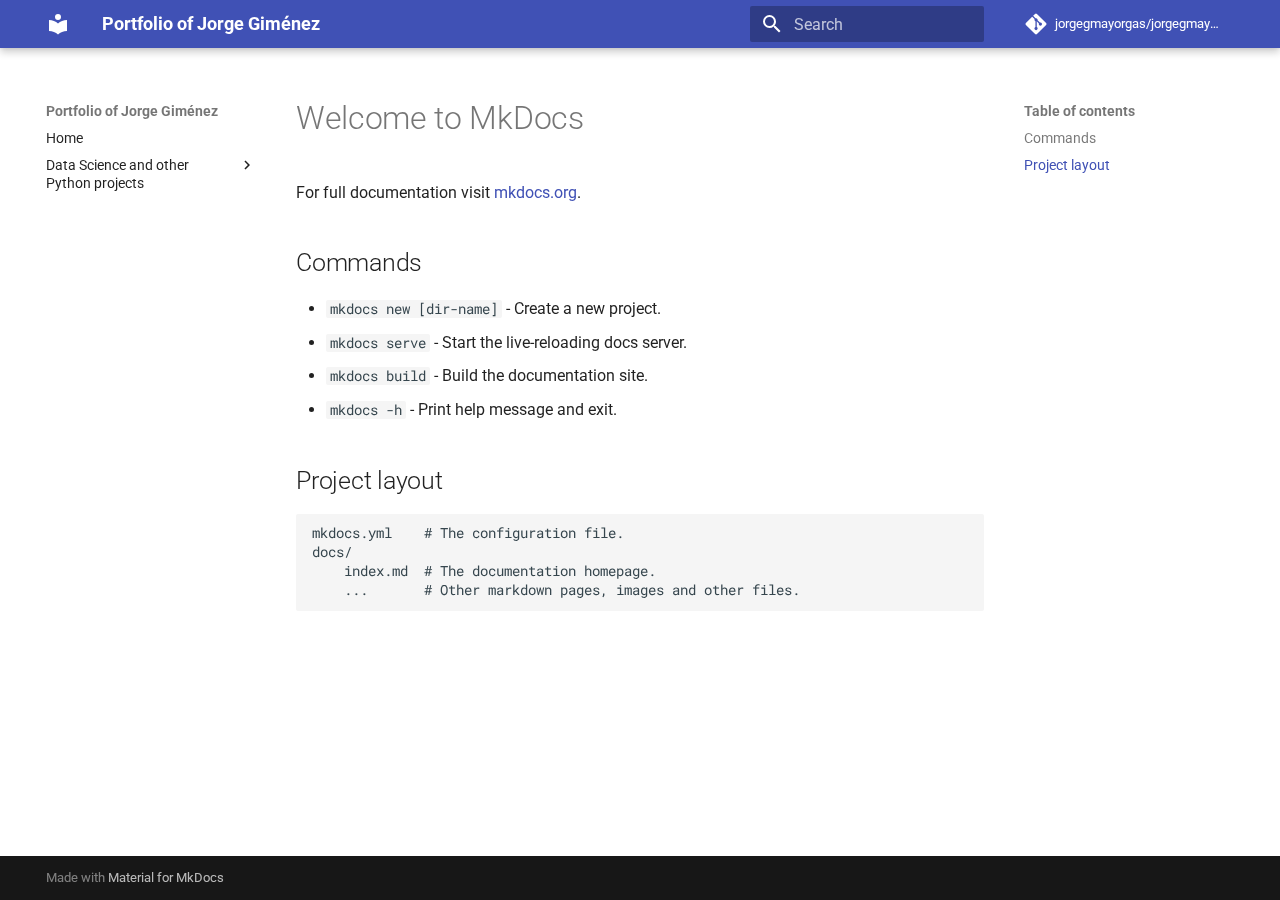
<file: actualproject/index.html>
<!doctype html>
<html lang="en" class="no-js">
  <head>
    
      <meta charset="utf-8">
      <meta name="viewport" content="width=device-width,initial-scale=1">
      
        <meta name="description" content="I am Jorge Giménez. I am Analyst/Developer of computer applications since 2001 and Data Scientist since 2024">
      
      
        <meta name="author" content="Jorge Giménez">
      
      
        <link rel="canonical" href="https://jorgegmayorgas.github.io/actualproject/">
      
      
      
      
      <link rel="icon" href="../assets/images/favicon.png">
      <meta name="generator" content="mkdocs-1.6.1, mkdocs-material-9.5.39">
    
    
      
        <title>Welcome to MkDocs - Portfolio of Jorge Giménez</title>
      
    
    
      <link rel="stylesheet" href="../assets/stylesheets/main.8c3ca2c6.min.css">
      
      


    
    
      
    
    
      
        
        
        <link rel="preconnect" href="https://fonts.gstatic.com" crossorigin>
        <link rel="stylesheet" href="https://fonts.googleapis.com/css?family=Roboto:300,300i,400,400i,700,700i%7CRoboto+Mono:400,400i,700,700i&display=fallback">
        <style>:root{--md-text-font:"Roboto";--md-code-font:"Roboto Mono"}</style>
      
    
    
    <script>__md_scope=new URL("..",location),__md_hash=e=>[...e].reduce(((e,_)=>(e<<5)-e+_.charCodeAt(0)),0),__md_get=(e,_=localStorage,t=__md_scope)=>JSON.parse(_.getItem(t.pathname+"."+e)),__md_set=(e,_,t=localStorage,a=__md_scope)=>{try{t.setItem(a.pathname+"."+e,JSON.stringify(_))}catch(e){}}</script>
    
      
  


  
  

<script id="__analytics">function __md_analytics(){function e(){dataLayer.push(arguments)}window.dataLayer=window.dataLayer||[],e("js",new Date),e("config","G-4QY3899XS4"),document.addEventListener("DOMContentLoaded",(function(){document.forms.search&&document.forms.search.query.addEventListener("blur",(function(){this.value&&e("event","search",{search_term:this.value})}));document$.subscribe((function(){var t=document.forms.feedback;if(void 0!==t)for(var a of t.querySelectorAll("[type=submit]"))a.addEventListener("click",(function(a){a.preventDefault();var n=document.location.pathname,d=this.getAttribute("data-md-value");e("event","feedback",{page:n,data:d}),t.firstElementChild.disabled=!0;var r=t.querySelector(".md-feedback__note [data-md-value='"+d+"']");r&&(r.hidden=!1)})),t.hidden=!1})),location$.subscribe((function(t){e("config","G-4QY3899XS4",{page_path:t.pathname})}))}));var t=document.createElement("script");t.async=!0,t.src="https://www.googletagmanager.com/gtag/js?id=G-4QY3899XS4",document.getElementById("__analytics").insertAdjacentElement("afterEnd",t)}</script>
  
    <script>"undefined"!=typeof __md_analytics&&__md_analytics()</script>
  

    
    
    
  </head>
  
  
    <body dir="ltr">
  
    
    <input class="md-toggle" data-md-toggle="drawer" type="checkbox" id="__drawer" autocomplete="off">
    <input class="md-toggle" data-md-toggle="search" type="checkbox" id="__search" autocomplete="off">
    <label class="md-overlay" for="__drawer"></label>
    <div data-md-component="skip">
      
        
        <a href="#welcome-to-mkdocs" class="md-skip">
          Skip to content
        </a>
      
    </div>
    <div data-md-component="announce">
      
    </div>
    
    
      

  

<header class="md-header md-header--shadow" data-md-component="header">
  <nav class="md-header__inner md-grid" aria-label="Header">
    <a href=".." title="Portfolio of Jorge Giménez" class="md-header__button md-logo" aria-label="Portfolio of Jorge Giménez" data-md-component="logo">
      
  
  <svg xmlns="http://www.w3.org/2000/svg" viewBox="0 0 24 24"><path d="M12 8a3 3 0 0 0 3-3 3 3 0 0 0-3-3 3 3 0 0 0-3 3 3 3 0 0 0 3 3m0 3.54C9.64 9.35 6.5 8 3 8v11c3.5 0 6.64 1.35 9 3.54 2.36-2.19 5.5-3.54 9-3.54V8c-3.5 0-6.64 1.35-9 3.54"/></svg>

    </a>
    <label class="md-header__button md-icon" for="__drawer">
      
      <svg xmlns="http://www.w3.org/2000/svg" viewBox="0 0 24 24"><path d="M3 6h18v2H3zm0 5h18v2H3zm0 5h18v2H3z"/></svg>
    </label>
    <div class="md-header__title" data-md-component="header-title">
      <div class="md-header__ellipsis">
        <div class="md-header__topic">
          <span class="md-ellipsis">
            Portfolio of Jorge Giménez
          </span>
        </div>
        <div class="md-header__topic" data-md-component="header-topic">
          <span class="md-ellipsis">
            
              Welcome to MkDocs
            
          </span>
        </div>
      </div>
    </div>
    
    
      <script>var palette=__md_get("__palette");if(palette&&palette.color){if("(prefers-color-scheme)"===palette.color.media){var media=matchMedia("(prefers-color-scheme: light)"),input=document.querySelector(media.matches?"[data-md-color-media='(prefers-color-scheme: light)']":"[data-md-color-media='(prefers-color-scheme: dark)']");palette.color.media=input.getAttribute("data-md-color-media"),palette.color.scheme=input.getAttribute("data-md-color-scheme"),palette.color.primary=input.getAttribute("data-md-color-primary"),palette.color.accent=input.getAttribute("data-md-color-accent")}for(var[key,value]of Object.entries(palette.color))document.body.setAttribute("data-md-color-"+key,value)}</script>
    
    
    
      <label class="md-header__button md-icon" for="__search">
        
        <svg xmlns="http://www.w3.org/2000/svg" viewBox="0 0 24 24"><path d="M9.5 3A6.5 6.5 0 0 1 16 9.5c0 1.61-.59 3.09-1.56 4.23l.27.27h.79l5 5-1.5 1.5-5-5v-.79l-.27-.27A6.52 6.52 0 0 1 9.5 16 6.5 6.5 0 0 1 3 9.5 6.5 6.5 0 0 1 9.5 3m0 2C7 5 5 7 5 9.5S7 14 9.5 14 14 12 14 9.5 12 5 9.5 5"/></svg>
      </label>
      <div class="md-search" data-md-component="search" role="dialog">
  <label class="md-search__overlay" for="__search"></label>
  <div class="md-search__inner" role="search">
    <form class="md-search__form" name="search">
      <input type="text" class="md-search__input" name="query" aria-label="Search" placeholder="Search" autocapitalize="off" autocorrect="off" autocomplete="off" spellcheck="false" data-md-component="search-query" required>
      <label class="md-search__icon md-icon" for="__search">
        
        <svg xmlns="http://www.w3.org/2000/svg" viewBox="0 0 24 24"><path d="M9.5 3A6.5 6.5 0 0 1 16 9.5c0 1.61-.59 3.09-1.56 4.23l.27.27h.79l5 5-1.5 1.5-5-5v-.79l-.27-.27A6.52 6.52 0 0 1 9.5 16 6.5 6.5 0 0 1 3 9.5 6.5 6.5 0 0 1 9.5 3m0 2C7 5 5 7 5 9.5S7 14 9.5 14 14 12 14 9.5 12 5 9.5 5"/></svg>
        
        <svg xmlns="http://www.w3.org/2000/svg" viewBox="0 0 24 24"><path d="M20 11v2H8l5.5 5.5-1.42 1.42L4.16 12l7.92-7.92L13.5 5.5 8 11z"/></svg>
      </label>
      <nav class="md-search__options" aria-label="Search">
        
        <button type="reset" class="md-search__icon md-icon" title="Clear" aria-label="Clear" tabindex="-1">
          
          <svg xmlns="http://www.w3.org/2000/svg" viewBox="0 0 24 24"><path d="M19 6.41 17.59 5 12 10.59 6.41 5 5 6.41 10.59 12 5 17.59 6.41 19 12 13.41 17.59 19 19 17.59 13.41 12z"/></svg>
        </button>
      </nav>
      
    </form>
    <div class="md-search__output">
      <div class="md-search__scrollwrap" tabindex="0" data-md-scrollfix>
        <div class="md-search-result" data-md-component="search-result">
          <div class="md-search-result__meta">
            Initializing search
          </div>
          <ol class="md-search-result__list" role="presentation"></ol>
        </div>
      </div>
    </div>
  </div>
</div>
    
    
      <div class="md-header__source">
        <a href="https://github.com/jorgegmayorgas/jorgegmayorgas.github.io" title="Go to repository" class="md-source" data-md-component="source">
  <div class="md-source__icon md-icon">
    
    <svg xmlns="http://www.w3.org/2000/svg" viewBox="0 0 448 512"><!--! Font Awesome Free 6.6.0 by @fontawesome - https://fontawesome.com License - https://fontawesome.com/license/free (Icons: CC BY 4.0, Fonts: SIL OFL 1.1, Code: MIT License) Copyright 2024 Fonticons, Inc.--><path d="M439.55 236.05 244 40.45a28.87 28.87 0 0 0-40.81 0l-40.66 40.63 51.52 51.52c27.06-9.14 52.68 16.77 43.39 43.68l49.66 49.66c34.23-11.8 61.18 31 35.47 56.69-26.49 26.49-70.21-2.87-56-37.34L240.22 199v121.85c25.3 12.54 22.26 41.85 9.08 55a34.34 34.34 0 0 1-48.55 0c-17.57-17.6-11.07-46.91 11.25-56v-123c-20.8-8.51-24.6-30.74-18.64-45L142.57 101 8.45 235.14a28.86 28.86 0 0 0 0 40.81l195.61 195.6a28.86 28.86 0 0 0 40.8 0l194.69-194.69a28.86 28.86 0 0 0 0-40.81"/></svg>
  </div>
  <div class="md-source__repository">
    jorgegmayorgas/jorgegmayorgas.github.io
  </div>
</a>
      </div>
    
  </nav>
  
</header>
    
    <div class="md-container" data-md-component="container">
      
      
        
          
        
      
      <main class="md-main" data-md-component="main">
        <div class="md-main__inner md-grid">
          
            
              
              <div class="md-sidebar md-sidebar--primary" data-md-component="sidebar" data-md-type="navigation" >
                <div class="md-sidebar__scrollwrap">
                  <div class="md-sidebar__inner">
                    



<nav class="md-nav md-nav--primary" aria-label="Navigation" data-md-level="0">
  <label class="md-nav__title" for="__drawer">
    <a href=".." title="Portfolio of Jorge Giménez" class="md-nav__button md-logo" aria-label="Portfolio of Jorge Giménez" data-md-component="logo">
      
  
  <svg xmlns="http://www.w3.org/2000/svg" viewBox="0 0 24 24"><path d="M12 8a3 3 0 0 0 3-3 3 3 0 0 0-3-3 3 3 0 0 0-3 3 3 3 0 0 0 3 3m0 3.54C9.64 9.35 6.5 8 3 8v11c3.5 0 6.64 1.35 9 3.54 2.36-2.19 5.5-3.54 9-3.54V8c-3.5 0-6.64 1.35-9 3.54"/></svg>

    </a>
    Portfolio of Jorge Giménez
  </label>
  
    <div class="md-nav__source">
      <a href="https://github.com/jorgegmayorgas/jorgegmayorgas.github.io" title="Go to repository" class="md-source" data-md-component="source">
  <div class="md-source__icon md-icon">
    
    <svg xmlns="http://www.w3.org/2000/svg" viewBox="0 0 448 512"><!--! Font Awesome Free 6.6.0 by @fontawesome - https://fontawesome.com License - https://fontawesome.com/license/free (Icons: CC BY 4.0, Fonts: SIL OFL 1.1, Code: MIT License) Copyright 2024 Fonticons, Inc.--><path d="M439.55 236.05 244 40.45a28.87 28.87 0 0 0-40.81 0l-40.66 40.63 51.52 51.52c27.06-9.14 52.68 16.77 43.39 43.68l49.66 49.66c34.23-11.8 61.18 31 35.47 56.69-26.49 26.49-70.21-2.87-56-37.34L240.22 199v121.85c25.3 12.54 22.26 41.85 9.08 55a34.34 34.34 0 0 1-48.55 0c-17.57-17.6-11.07-46.91 11.25-56v-123c-20.8-8.51-24.6-30.74-18.64-45L142.57 101 8.45 235.14a28.86 28.86 0 0 0 0 40.81l195.61 195.6a28.86 28.86 0 0 0 40.8 0l194.69-194.69a28.86 28.86 0 0 0 0-40.81"/></svg>
  </div>
  <div class="md-source__repository">
    jorgegmayorgas/jorgegmayorgas.github.io
  </div>
</a>
    </div>
  
  <ul class="md-nav__list" data-md-scrollfix>
    
      
      
  
  
  
  
    <li class="md-nav__item">
      <a href=".." class="md-nav__link">
        
  
  <span class="md-ellipsis">
    Home
  </span>
  

      </a>
    </li>
  

    
      
      
  
  
  
  
    
    
    
    
    <li class="md-nav__item md-nav__item--nested">
      
        
        
        <input class="md-nav__toggle md-toggle " type="checkbox" id="__nav_2" >
        
          
          <label class="md-nav__link" for="__nav_2" id="__nav_2_label" tabindex="0">
            
  
  <span class="md-ellipsis">
    Data Science and other Python projects
  </span>
  

            <span class="md-nav__icon md-icon"></span>
          </label>
        
        <nav class="md-nav" data-md-level="1" aria-labelledby="__nav_2_label" aria-expanded="false">
          <label class="md-nav__title" for="__nav_2">
            <span class="md-nav__icon md-icon"></span>
            Data Science and other Python projects
          </label>
          <ul class="md-nav__list" data-md-scrollfix>
            
              
                
  
  
  
  
    <li class="md-nav__item">
      <a href="../flask_iris/" class="md-nav__link">
        
  
  <span class="md-ellipsis">
    Web application in Python for deploying a ML model
  </span>
  

      </a>
    </li>
  

              
            
              
                
  
  
  
  
    <li class="md-nav__item">
      <a href="../ML_Project_YouTube_keyword_optimization/" class="md-nav__link">
        
  
  <span class="md-ellipsis">
    YouTube Keyword Optimization
  </span>
  

      </a>
    </li>
  

              
            
              
                
  
  
  
  
    <li class="md-nav__item">
      <a href="../Billboard_Hot_100/" class="md-nav__link">
        
  
  <span class="md-ellipsis">
    Billboard Hot 100
  </span>
  

      </a>
    </li>
  

              
            
              
                
  
  
  
  
    <li class="md-nav__item">
      <a href="../hundirlaflota/" class="md-nav__link">
        
  
  <span class="md-ellipsis">
    Battleship in Spanish (Hundir la Flota)
  </span>
  

      </a>
    </li>
  

              
            
          </ul>
        </nav>
      
    </li>
  

    
  </ul>
</nav>
                  </div>
                </div>
              </div>
            
            
              
              <div class="md-sidebar md-sidebar--secondary" data-md-component="sidebar" data-md-type="toc" >
                <div class="md-sidebar__scrollwrap">
                  <div class="md-sidebar__inner">
                    

<nav class="md-nav md-nav--secondary" aria-label="Table of contents">
  
  
  
    
  
  
    <label class="md-nav__title" for="__toc">
      <span class="md-nav__icon md-icon"></span>
      Table of contents
    </label>
    <ul class="md-nav__list" data-md-component="toc" data-md-scrollfix>
      
        <li class="md-nav__item">
  <a href="#commands" class="md-nav__link">
    <span class="md-ellipsis">
      Commands
    </span>
  </a>
  
</li>
      
        <li class="md-nav__item">
  <a href="#project-layout" class="md-nav__link">
    <span class="md-ellipsis">
      Project layout
    </span>
  </a>
  
</li>
      
    </ul>
  
</nav>
                  </div>
                </div>
              </div>
            
          
          
            <div class="md-content" data-md-component="content">
              <article class="md-content__inner md-typeset">
                
                  

  
  


<h1 id="welcome-to-mkdocs">Welcome to MkDocs</h1>
<p>For full documentation visit <a href="https://www.mkdocs.org">mkdocs.org</a>.</p>
<h2 id="commands">Commands</h2>
<ul>
<li><code>mkdocs new [dir-name]</code> - Create a new project.</li>
<li><code>mkdocs serve</code> - Start the live-reloading docs server.</li>
<li><code>mkdocs build</code> - Build the documentation site.</li>
<li><code>mkdocs -h</code> - Print help message and exit.</li>
</ul>
<h2 id="project-layout">Project layout</h2>
<pre><code>mkdocs.yml    # The configuration file.
docs/
    index.md  # The documentation homepage.
    ...       # Other markdown pages, images and other files.
</code></pre>









  




                
              </article>
            </div>
          
          
<script>var target=document.getElementById(location.hash.slice(1));target&&target.name&&(target.checked=target.name.startsWith("__tabbed_"))</script>
        </div>
        
      </main>
      
        <footer class="md-footer">
  
  <div class="md-footer-meta md-typeset">
    <div class="md-footer-meta__inner md-grid">
      <div class="md-copyright">
  
  
    Made with
    <a href="https://squidfunk.github.io/mkdocs-material/" target="_blank" rel="noopener">
      Material for MkDocs
    </a>
  
</div>
      
    </div>
  </div>
</footer>
      
    </div>
    <div class="md-dialog" data-md-component="dialog">
      <div class="md-dialog__inner md-typeset"></div>
    </div>
    
    
    <script id="__config" type="application/json">{"base": "..", "features": [], "search": "../assets/javascripts/workers/search.6ce7567c.min.js", "translations": {"clipboard.copied": "Copied to clipboard", "clipboard.copy": "Copy to clipboard", "search.result.more.one": "1 more on this page", "search.result.more.other": "# more on this page", "search.result.none": "No matching documents", "search.result.one": "1 matching document", "search.result.other": "# matching documents", "search.result.placeholder": "Type to start searching", "search.result.term.missing": "Missing", "select.version": "Select version"}}</script>
    
    
      <script src="../assets/javascripts/bundle.525ec568.min.js"></script>
      
    
  </body>
</html>
</file>
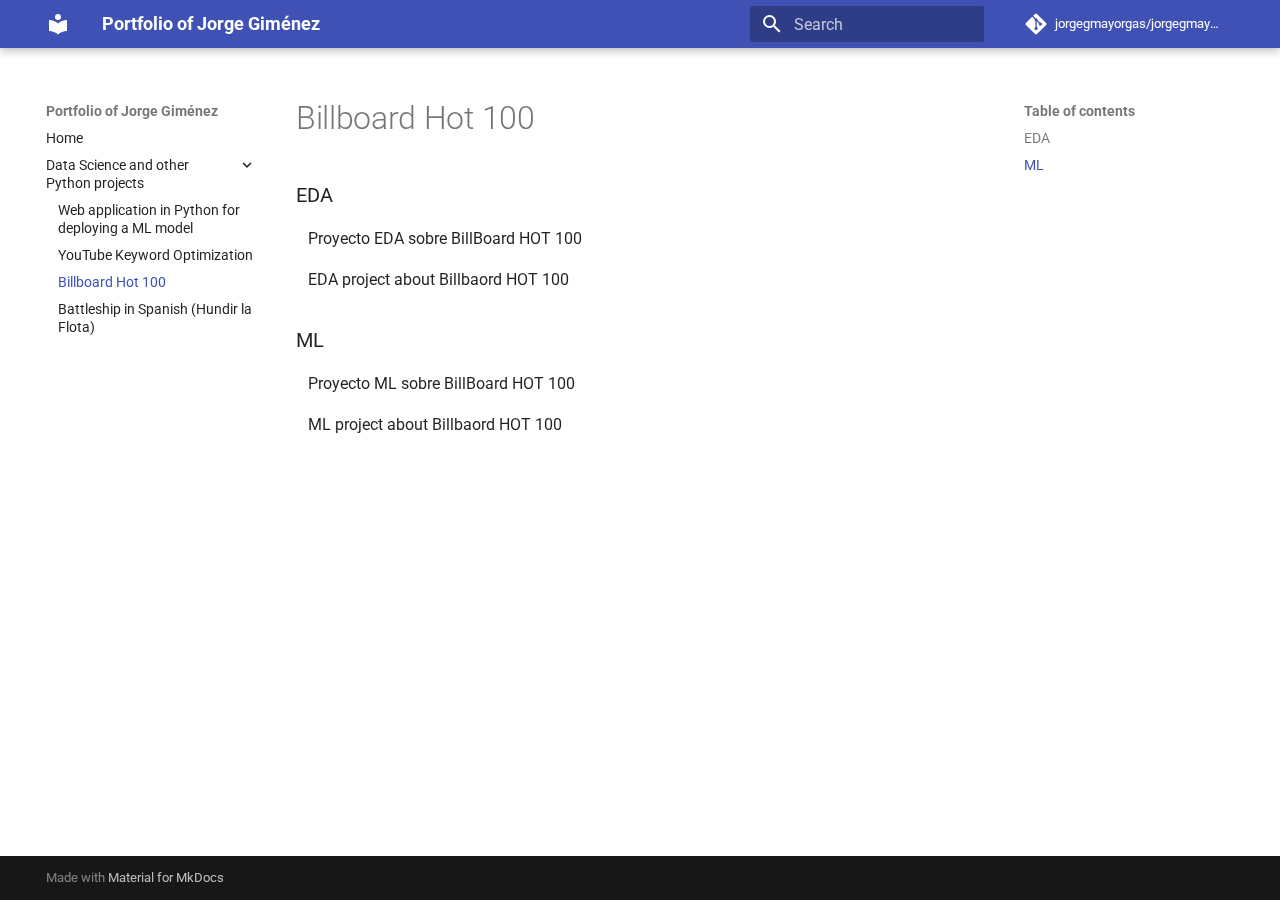
<file: Billboard_Hot_100/index.html>
<!doctype html>
<html lang="en" class="no-js">
  <head>
    
      <meta charset="utf-8">
      <meta name="viewport" content="width=device-width,initial-scale=1">
      
        <meta name="description" content="I am Jorge Giménez. I am Analyst/Developer of computer applications since 2001 and Data Scientist since 2024">
      
      
        <meta name="author" content="Jorge Giménez">
      
      
        <link rel="canonical" href="https://jorgegmayorgas.github.io/Billboard_Hot_100/">
      
      
        <link rel="prev" href="../ML_Project_YouTube_keyword_optimization/">
      
      
        <link rel="next" href="../hundirlaflota/">
      
      
      <link rel="icon" href="../assets/images/favicon.png">
      <meta name="generator" content="mkdocs-1.6.1, mkdocs-material-9.5.39">
    
    
      
        <title>Billboard Hot 100 - Portfolio of Jorge Giménez</title>
      
    
    
      <link rel="stylesheet" href="../assets/stylesheets/main.8c3ca2c6.min.css">
      
      


    
    
      
    
    
      
        
        
        <link rel="preconnect" href="https://fonts.gstatic.com" crossorigin>
        <link rel="stylesheet" href="https://fonts.googleapis.com/css?family=Roboto:300,300i,400,400i,700,700i%7CRoboto+Mono:400,400i,700,700i&display=fallback">
        <style>:root{--md-text-font:"Roboto";--md-code-font:"Roboto Mono"}</style>
      
    
    
    <script>__md_scope=new URL("..",location),__md_hash=e=>[...e].reduce(((e,_)=>(e<<5)-e+_.charCodeAt(0)),0),__md_get=(e,_=localStorage,t=__md_scope)=>JSON.parse(_.getItem(t.pathname+"."+e)),__md_set=(e,_,t=localStorage,a=__md_scope)=>{try{t.setItem(a.pathname+"."+e,JSON.stringify(_))}catch(e){}}</script>
    
      
  


  
  

<script id="__analytics">function __md_analytics(){function e(){dataLayer.push(arguments)}window.dataLayer=window.dataLayer||[],e("js",new Date),e("config","G-4QY3899XS4"),document.addEventListener("DOMContentLoaded",(function(){document.forms.search&&document.forms.search.query.addEventListener("blur",(function(){this.value&&e("event","search",{search_term:this.value})}));document$.subscribe((function(){var t=document.forms.feedback;if(void 0!==t)for(var a of t.querySelectorAll("[type=submit]"))a.addEventListener("click",(function(a){a.preventDefault();var n=document.location.pathname,d=this.getAttribute("data-md-value");e("event","feedback",{page:n,data:d}),t.firstElementChild.disabled=!0;var r=t.querySelector(".md-feedback__note [data-md-value='"+d+"']");r&&(r.hidden=!1)})),t.hidden=!1})),location$.subscribe((function(t){e("config","G-4QY3899XS4",{page_path:t.pathname})}))}));var t=document.createElement("script");t.async=!0,t.src="https://www.googletagmanager.com/gtag/js?id=G-4QY3899XS4",document.getElementById("__analytics").insertAdjacentElement("afterEnd",t)}</script>
  
    <script>"undefined"!=typeof __md_analytics&&__md_analytics()</script>
  

    
    
    
  </head>
  
  
    <body dir="ltr">
  
    
    <input class="md-toggle" data-md-toggle="drawer" type="checkbox" id="__drawer" autocomplete="off">
    <input class="md-toggle" data-md-toggle="search" type="checkbox" id="__search" autocomplete="off">
    <label class="md-overlay" for="__drawer"></label>
    <div data-md-component="skip">
      
        
        <a href="#eda" class="md-skip">
          Skip to content
        </a>
      
    </div>
    <div data-md-component="announce">
      
    </div>
    
    
      

  

<header class="md-header md-header--shadow" data-md-component="header">
  <nav class="md-header__inner md-grid" aria-label="Header">
    <a href=".." title="Portfolio of Jorge Giménez" class="md-header__button md-logo" aria-label="Portfolio of Jorge Giménez" data-md-component="logo">
      
  
  <svg xmlns="http://www.w3.org/2000/svg" viewBox="0 0 24 24"><path d="M12 8a3 3 0 0 0 3-3 3 3 0 0 0-3-3 3 3 0 0 0-3 3 3 3 0 0 0 3 3m0 3.54C9.64 9.35 6.5 8 3 8v11c3.5 0 6.64 1.35 9 3.54 2.36-2.19 5.5-3.54 9-3.54V8c-3.5 0-6.64 1.35-9 3.54"/></svg>

    </a>
    <label class="md-header__button md-icon" for="__drawer">
      
      <svg xmlns="http://www.w3.org/2000/svg" viewBox="0 0 24 24"><path d="M3 6h18v2H3zm0 5h18v2H3zm0 5h18v2H3z"/></svg>
    </label>
    <div class="md-header__title" data-md-component="header-title">
      <div class="md-header__ellipsis">
        <div class="md-header__topic">
          <span class="md-ellipsis">
            Portfolio of Jorge Giménez
          </span>
        </div>
        <div class="md-header__topic" data-md-component="header-topic">
          <span class="md-ellipsis">
            
              Billboard Hot 100
            
          </span>
        </div>
      </div>
    </div>
    
    
      <script>var palette=__md_get("__palette");if(palette&&palette.color){if("(prefers-color-scheme)"===palette.color.media){var media=matchMedia("(prefers-color-scheme: light)"),input=document.querySelector(media.matches?"[data-md-color-media='(prefers-color-scheme: light)']":"[data-md-color-media='(prefers-color-scheme: dark)']");palette.color.media=input.getAttribute("data-md-color-media"),palette.color.scheme=input.getAttribute("data-md-color-scheme"),palette.color.primary=input.getAttribute("data-md-color-primary"),palette.color.accent=input.getAttribute("data-md-color-accent")}for(var[key,value]of Object.entries(palette.color))document.body.setAttribute("data-md-color-"+key,value)}</script>
    
    
    
      <label class="md-header__button md-icon" for="__search">
        
        <svg xmlns="http://www.w3.org/2000/svg" viewBox="0 0 24 24"><path d="M9.5 3A6.5 6.5 0 0 1 16 9.5c0 1.61-.59 3.09-1.56 4.23l.27.27h.79l5 5-1.5 1.5-5-5v-.79l-.27-.27A6.52 6.52 0 0 1 9.5 16 6.5 6.5 0 0 1 3 9.5 6.5 6.5 0 0 1 9.5 3m0 2C7 5 5 7 5 9.5S7 14 9.5 14 14 12 14 9.5 12 5 9.5 5"/></svg>
      </label>
      <div class="md-search" data-md-component="search" role="dialog">
  <label class="md-search__overlay" for="__search"></label>
  <div class="md-search__inner" role="search">
    <form class="md-search__form" name="search">
      <input type="text" class="md-search__input" name="query" aria-label="Search" placeholder="Search" autocapitalize="off" autocorrect="off" autocomplete="off" spellcheck="false" data-md-component="search-query" required>
      <label class="md-search__icon md-icon" for="__search">
        
        <svg xmlns="http://www.w3.org/2000/svg" viewBox="0 0 24 24"><path d="M9.5 3A6.5 6.5 0 0 1 16 9.5c0 1.61-.59 3.09-1.56 4.23l.27.27h.79l5 5-1.5 1.5-5-5v-.79l-.27-.27A6.52 6.52 0 0 1 9.5 16 6.5 6.5 0 0 1 3 9.5 6.5 6.5 0 0 1 9.5 3m0 2C7 5 5 7 5 9.5S7 14 9.5 14 14 12 14 9.5 12 5 9.5 5"/></svg>
        
        <svg xmlns="http://www.w3.org/2000/svg" viewBox="0 0 24 24"><path d="M20 11v2H8l5.5 5.5-1.42 1.42L4.16 12l7.92-7.92L13.5 5.5 8 11z"/></svg>
      </label>
      <nav class="md-search__options" aria-label="Search">
        
        <button type="reset" class="md-search__icon md-icon" title="Clear" aria-label="Clear" tabindex="-1">
          
          <svg xmlns="http://www.w3.org/2000/svg" viewBox="0 0 24 24"><path d="M19 6.41 17.59 5 12 10.59 6.41 5 5 6.41 10.59 12 5 17.59 6.41 19 12 13.41 17.59 19 19 17.59 13.41 12z"/></svg>
        </button>
      </nav>
      
    </form>
    <div class="md-search__output">
      <div class="md-search__scrollwrap" tabindex="0" data-md-scrollfix>
        <div class="md-search-result" data-md-component="search-result">
          <div class="md-search-result__meta">
            Initializing search
          </div>
          <ol class="md-search-result__list" role="presentation"></ol>
        </div>
      </div>
    </div>
  </div>
</div>
    
    
      <div class="md-header__source">
        <a href="https://github.com/jorgegmayorgas/jorgegmayorgas.github.io" title="Go to repository" class="md-source" data-md-component="source">
  <div class="md-source__icon md-icon">
    
    <svg xmlns="http://www.w3.org/2000/svg" viewBox="0 0 448 512"><!--! Font Awesome Free 6.6.0 by @fontawesome - https://fontawesome.com License - https://fontawesome.com/license/free (Icons: CC BY 4.0, Fonts: SIL OFL 1.1, Code: MIT License) Copyright 2024 Fonticons, Inc.--><path d="M439.55 236.05 244 40.45a28.87 28.87 0 0 0-40.81 0l-40.66 40.63 51.52 51.52c27.06-9.14 52.68 16.77 43.39 43.68l49.66 49.66c34.23-11.8 61.18 31 35.47 56.69-26.49 26.49-70.21-2.87-56-37.34L240.22 199v121.85c25.3 12.54 22.26 41.85 9.08 55a34.34 34.34 0 0 1-48.55 0c-17.57-17.6-11.07-46.91 11.25-56v-123c-20.8-8.51-24.6-30.74-18.64-45L142.57 101 8.45 235.14a28.86 28.86 0 0 0 0 40.81l195.61 195.6a28.86 28.86 0 0 0 40.8 0l194.69-194.69a28.86 28.86 0 0 0 0-40.81"/></svg>
  </div>
  <div class="md-source__repository">
    jorgegmayorgas/jorgegmayorgas.github.io
  </div>
</a>
      </div>
    
  </nav>
  
</header>
    
    <div class="md-container" data-md-component="container">
      
      
        
          
        
      
      <main class="md-main" data-md-component="main">
        <div class="md-main__inner md-grid">
          
            
              
              <div class="md-sidebar md-sidebar--primary" data-md-component="sidebar" data-md-type="navigation" >
                <div class="md-sidebar__scrollwrap">
                  <div class="md-sidebar__inner">
                    



<nav class="md-nav md-nav--primary" aria-label="Navigation" data-md-level="0">
  <label class="md-nav__title" for="__drawer">
    <a href=".." title="Portfolio of Jorge Giménez" class="md-nav__button md-logo" aria-label="Portfolio of Jorge Giménez" data-md-component="logo">
      
  
  <svg xmlns="http://www.w3.org/2000/svg" viewBox="0 0 24 24"><path d="M12 8a3 3 0 0 0 3-3 3 3 0 0 0-3-3 3 3 0 0 0-3 3 3 3 0 0 0 3 3m0 3.54C9.64 9.35 6.5 8 3 8v11c3.5 0 6.64 1.35 9 3.54 2.36-2.19 5.5-3.54 9-3.54V8c-3.5 0-6.64 1.35-9 3.54"/></svg>

    </a>
    Portfolio of Jorge Giménez
  </label>
  
    <div class="md-nav__source">
      <a href="https://github.com/jorgegmayorgas/jorgegmayorgas.github.io" title="Go to repository" class="md-source" data-md-component="source">
  <div class="md-source__icon md-icon">
    
    <svg xmlns="http://www.w3.org/2000/svg" viewBox="0 0 448 512"><!--! Font Awesome Free 6.6.0 by @fontawesome - https://fontawesome.com License - https://fontawesome.com/license/free (Icons: CC BY 4.0, Fonts: SIL OFL 1.1, Code: MIT License) Copyright 2024 Fonticons, Inc.--><path d="M439.55 236.05 244 40.45a28.87 28.87 0 0 0-40.81 0l-40.66 40.63 51.52 51.52c27.06-9.14 52.68 16.77 43.39 43.68l49.66 49.66c34.23-11.8 61.18 31 35.47 56.69-26.49 26.49-70.21-2.87-56-37.34L240.22 199v121.85c25.3 12.54 22.26 41.85 9.08 55a34.34 34.34 0 0 1-48.55 0c-17.57-17.6-11.07-46.91 11.25-56v-123c-20.8-8.51-24.6-30.74-18.64-45L142.57 101 8.45 235.14a28.86 28.86 0 0 0 0 40.81l195.61 195.6a28.86 28.86 0 0 0 40.8 0l194.69-194.69a28.86 28.86 0 0 0 0-40.81"/></svg>
  </div>
  <div class="md-source__repository">
    jorgegmayorgas/jorgegmayorgas.github.io
  </div>
</a>
    </div>
  
  <ul class="md-nav__list" data-md-scrollfix>
    
      
      
  
  
  
  
    <li class="md-nav__item">
      <a href=".." class="md-nav__link">
        
  
  <span class="md-ellipsis">
    Home
  </span>
  

      </a>
    </li>
  

    
      
      
  
  
    
  
  
  
    
    
    
    
    <li class="md-nav__item md-nav__item--active md-nav__item--nested">
      
        
        
        <input class="md-nav__toggle md-toggle " type="checkbox" id="__nav_2" checked>
        
          
          <label class="md-nav__link" for="__nav_2" id="__nav_2_label" tabindex="0">
            
  
  <span class="md-ellipsis">
    Data Science and other Python projects
  </span>
  

            <span class="md-nav__icon md-icon"></span>
          </label>
        
        <nav class="md-nav" data-md-level="1" aria-labelledby="__nav_2_label" aria-expanded="true">
          <label class="md-nav__title" for="__nav_2">
            <span class="md-nav__icon md-icon"></span>
            Data Science and other Python projects
          </label>
          <ul class="md-nav__list" data-md-scrollfix>
            
              
                
  
  
  
  
    <li class="md-nav__item">
      <a href="../flask_iris/" class="md-nav__link">
        
  
  <span class="md-ellipsis">
    Web application in Python for deploying a ML model
  </span>
  

      </a>
    </li>
  

              
            
              
                
  
  
  
  
    <li class="md-nav__item">
      <a href="../ML_Project_YouTube_keyword_optimization/" class="md-nav__link">
        
  
  <span class="md-ellipsis">
    YouTube Keyword Optimization
  </span>
  

      </a>
    </li>
  

              
            
              
                
  
  
    
  
  
  
    <li class="md-nav__item md-nav__item--active">
      
      <input class="md-nav__toggle md-toggle" type="checkbox" id="__toc">
      
      
      
        <label class="md-nav__link md-nav__link--active" for="__toc">
          
  
  <span class="md-ellipsis">
    Billboard Hot 100
  </span>
  

          <span class="md-nav__icon md-icon"></span>
        </label>
      
      <a href="./" class="md-nav__link md-nav__link--active">
        
  
  <span class="md-ellipsis">
    Billboard Hot 100
  </span>
  

      </a>
      
        

<nav class="md-nav md-nav--secondary" aria-label="Table of contents">
  
  
  
  
    <label class="md-nav__title" for="__toc">
      <span class="md-nav__icon md-icon"></span>
      Table of contents
    </label>
    <ul class="md-nav__list" data-md-component="toc" data-md-scrollfix>
      
        <li class="md-nav__item">
  <a href="#eda" class="md-nav__link">
    <span class="md-ellipsis">
      EDA
    </span>
  </a>
  
</li>
      
        <li class="md-nav__item">
  <a href="#ml" class="md-nav__link">
    <span class="md-ellipsis">
      ML
    </span>
  </a>
  
</li>
      
    </ul>
  
</nav>
      
    </li>
  

              
            
              
                
  
  
  
  
    <li class="md-nav__item">
      <a href="../hundirlaflota/" class="md-nav__link">
        
  
  <span class="md-ellipsis">
    Battleship in Spanish (Hundir la Flota)
  </span>
  

      </a>
    </li>
  

              
            
          </ul>
        </nav>
      
    </li>
  

    
  </ul>
</nav>
                  </div>
                </div>
              </div>
            
            
              
              <div class="md-sidebar md-sidebar--secondary" data-md-component="sidebar" data-md-type="toc" >
                <div class="md-sidebar__scrollwrap">
                  <div class="md-sidebar__inner">
                    

<nav class="md-nav md-nav--secondary" aria-label="Table of contents">
  
  
  
  
    <label class="md-nav__title" for="__toc">
      <span class="md-nav__icon md-icon"></span>
      Table of contents
    </label>
    <ul class="md-nav__list" data-md-component="toc" data-md-scrollfix>
      
        <li class="md-nav__item">
  <a href="#eda" class="md-nav__link">
    <span class="md-ellipsis">
      EDA
    </span>
  </a>
  
</li>
      
        <li class="md-nav__item">
  <a href="#ml" class="md-nav__link">
    <span class="md-ellipsis">
      ML
    </span>
  </a>
  
</li>
      
    </ul>
  
</nav>
                  </div>
                </div>
              </div>
            
          
          
            <div class="md-content" data-md-component="content">
              <article class="md-content__inner md-typeset">
                
                  

  
  


  <h1>Billboard Hot 100</h1>

<h3 id="eda">EDA</h3>
<p>&nbsp;&nbsp; Proyecto EDA sobre BillBoard HOT 100</p>
<p>&nbsp;&nbsp; EDA project about Billbaord HOT 100</p>
<h3 id="ml">ML</h3>
<p>&nbsp;&nbsp; Proyecto ML sobre BillBoard HOT 100</p>
<p>&nbsp;&nbsp; ML project about Billbaord HOT 100</p>









  




                
              </article>
            </div>
          
          
<script>var target=document.getElementById(location.hash.slice(1));target&&target.name&&(target.checked=target.name.startsWith("__tabbed_"))</script>
        </div>
        
      </main>
      
        <footer class="md-footer">
  
  <div class="md-footer-meta md-typeset">
    <div class="md-footer-meta__inner md-grid">
      <div class="md-copyright">
  
  
    Made with
    <a href="https://squidfunk.github.io/mkdocs-material/" target="_blank" rel="noopener">
      Material for MkDocs
    </a>
  
</div>
      
    </div>
  </div>
</footer>
      
    </div>
    <div class="md-dialog" data-md-component="dialog">
      <div class="md-dialog__inner md-typeset"></div>
    </div>
    
    
    <script id="__config" type="application/json">{"base": "..", "features": [], "search": "../assets/javascripts/workers/search.6ce7567c.min.js", "translations": {"clipboard.copied": "Copied to clipboard", "clipboard.copy": "Copy to clipboard", "search.result.more.one": "1 more on this page", "search.result.more.other": "# more on this page", "search.result.none": "No matching documents", "search.result.one": "1 matching document", "search.result.other": "# matching documents", "search.result.placeholder": "Type to start searching", "search.result.term.missing": "Missing", "select.version": "Select version"}}</script>
    
    
      <script src="../assets/javascripts/bundle.525ec568.min.js"></script>
      
    
  </body>
</html>
</file>
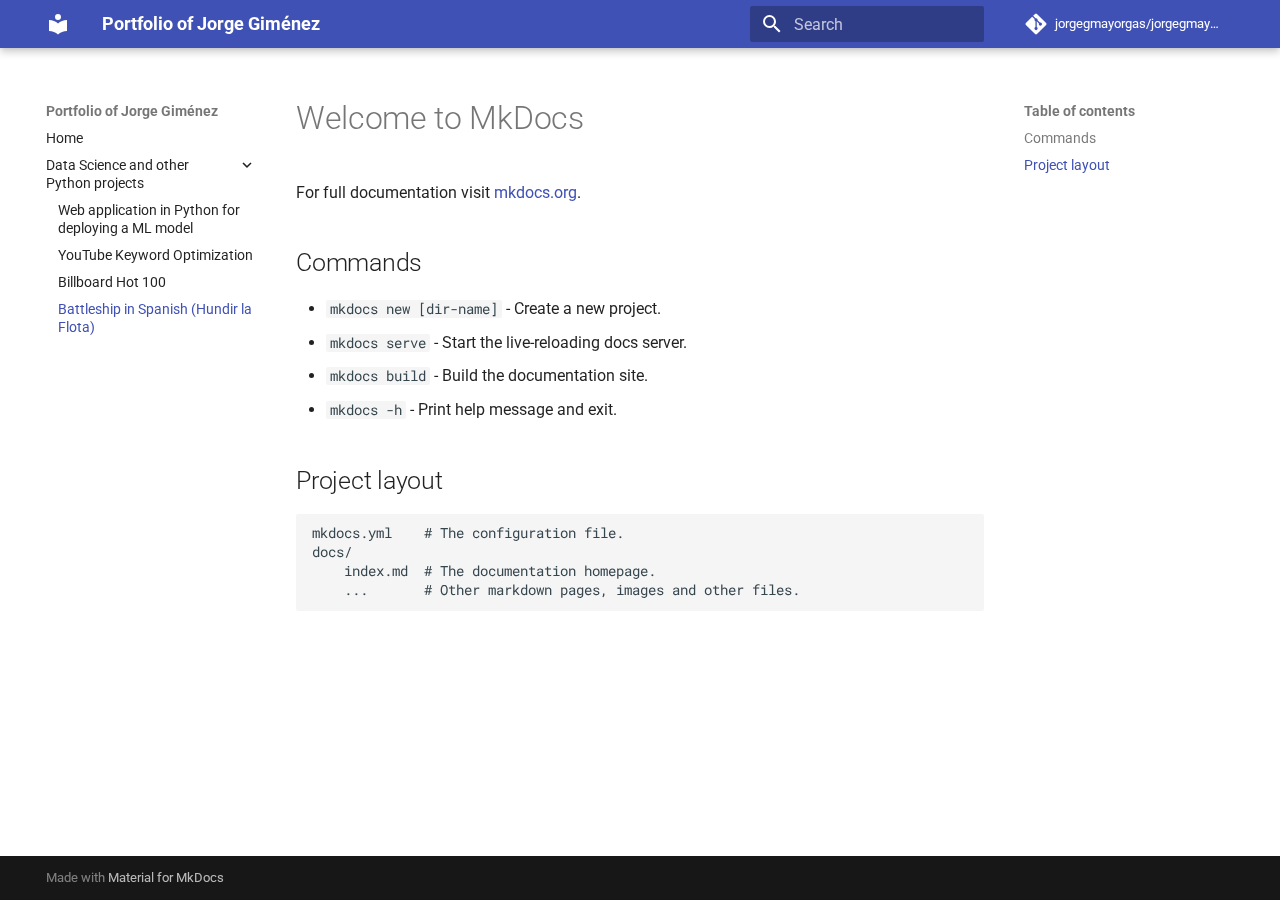
<file: hundirlaflota/index.html>
<!doctype html>
<html lang="en" class="no-js">
  <head>
    
      <meta charset="utf-8">
      <meta name="viewport" content="width=device-width,initial-scale=1">
      
        <meta name="description" content="I am Jorge Giménez. I am Analyst/Developer of computer applications since 2001 and Data Scientist since 2024">
      
      
        <meta name="author" content="Jorge Giménez">
      
      
        <link rel="canonical" href="https://jorgegmayorgas.github.io/hundirlaflota/">
      
      
        <link rel="prev" href="../Billboard_Hot_100/">
      
      
      
      <link rel="icon" href="../assets/images/favicon.png">
      <meta name="generator" content="mkdocs-1.6.1, mkdocs-material-9.5.39">
    
    
      
        <title>Battleship in Spanish (Hundir la Flota) - Portfolio of Jorge Giménez</title>
      
    
    
      <link rel="stylesheet" href="../assets/stylesheets/main.8c3ca2c6.min.css">
      
      


    
    
      
    
    
      
        
        
        <link rel="preconnect" href="https://fonts.gstatic.com" crossorigin>
        <link rel="stylesheet" href="https://fonts.googleapis.com/css?family=Roboto:300,300i,400,400i,700,700i%7CRoboto+Mono:400,400i,700,700i&display=fallback">
        <style>:root{--md-text-font:"Roboto";--md-code-font:"Roboto Mono"}</style>
      
    
    
    <script>__md_scope=new URL("..",location),__md_hash=e=>[...e].reduce(((e,_)=>(e<<5)-e+_.charCodeAt(0)),0),__md_get=(e,_=localStorage,t=__md_scope)=>JSON.parse(_.getItem(t.pathname+"."+e)),__md_set=(e,_,t=localStorage,a=__md_scope)=>{try{t.setItem(a.pathname+"."+e,JSON.stringify(_))}catch(e){}}</script>
    
      
  


  
  

<script id="__analytics">function __md_analytics(){function e(){dataLayer.push(arguments)}window.dataLayer=window.dataLayer||[],e("js",new Date),e("config","G-4QY3899XS4"),document.addEventListener("DOMContentLoaded",(function(){document.forms.search&&document.forms.search.query.addEventListener("blur",(function(){this.value&&e("event","search",{search_term:this.value})}));document$.subscribe((function(){var t=document.forms.feedback;if(void 0!==t)for(var a of t.querySelectorAll("[type=submit]"))a.addEventListener("click",(function(a){a.preventDefault();var n=document.location.pathname,d=this.getAttribute("data-md-value");e("event","feedback",{page:n,data:d}),t.firstElementChild.disabled=!0;var r=t.querySelector(".md-feedback__note [data-md-value='"+d+"']");r&&(r.hidden=!1)})),t.hidden=!1})),location$.subscribe((function(t){e("config","G-4QY3899XS4",{page_path:t.pathname})}))}));var t=document.createElement("script");t.async=!0,t.src="https://www.googletagmanager.com/gtag/js?id=G-4QY3899XS4",document.getElementById("__analytics").insertAdjacentElement("afterEnd",t)}</script>
  
    <script>"undefined"!=typeof __md_analytics&&__md_analytics()</script>
  

    
    
    
  </head>
  
  
    <body dir="ltr">
  
    
    <input class="md-toggle" data-md-toggle="drawer" type="checkbox" id="__drawer" autocomplete="off">
    <input class="md-toggle" data-md-toggle="search" type="checkbox" id="__search" autocomplete="off">
    <label class="md-overlay" for="__drawer"></label>
    <div data-md-component="skip">
      
        
        <a href="#welcome-to-mkdocs" class="md-skip">
          Skip to content
        </a>
      
    </div>
    <div data-md-component="announce">
      
    </div>
    
    
      

  

<header class="md-header md-header--shadow" data-md-component="header">
  <nav class="md-header__inner md-grid" aria-label="Header">
    <a href=".." title="Portfolio of Jorge Giménez" class="md-header__button md-logo" aria-label="Portfolio of Jorge Giménez" data-md-component="logo">
      
  
  <svg xmlns="http://www.w3.org/2000/svg" viewBox="0 0 24 24"><path d="M12 8a3 3 0 0 0 3-3 3 3 0 0 0-3-3 3 3 0 0 0-3 3 3 3 0 0 0 3 3m0 3.54C9.64 9.35 6.5 8 3 8v11c3.5 0 6.64 1.35 9 3.54 2.36-2.19 5.5-3.54 9-3.54V8c-3.5 0-6.64 1.35-9 3.54"/></svg>

    </a>
    <label class="md-header__button md-icon" for="__drawer">
      
      <svg xmlns="http://www.w3.org/2000/svg" viewBox="0 0 24 24"><path d="M3 6h18v2H3zm0 5h18v2H3zm0 5h18v2H3z"/></svg>
    </label>
    <div class="md-header__title" data-md-component="header-title">
      <div class="md-header__ellipsis">
        <div class="md-header__topic">
          <span class="md-ellipsis">
            Portfolio of Jorge Giménez
          </span>
        </div>
        <div class="md-header__topic" data-md-component="header-topic">
          <span class="md-ellipsis">
            
              Battleship in Spanish (Hundir la Flota)
            
          </span>
        </div>
      </div>
    </div>
    
    
      <script>var palette=__md_get("__palette");if(palette&&palette.color){if("(prefers-color-scheme)"===palette.color.media){var media=matchMedia("(prefers-color-scheme: light)"),input=document.querySelector(media.matches?"[data-md-color-media='(prefers-color-scheme: light)']":"[data-md-color-media='(prefers-color-scheme: dark)']");palette.color.media=input.getAttribute("data-md-color-media"),palette.color.scheme=input.getAttribute("data-md-color-scheme"),palette.color.primary=input.getAttribute("data-md-color-primary"),palette.color.accent=input.getAttribute("data-md-color-accent")}for(var[key,value]of Object.entries(palette.color))document.body.setAttribute("data-md-color-"+key,value)}</script>
    
    
    
      <label class="md-header__button md-icon" for="__search">
        
        <svg xmlns="http://www.w3.org/2000/svg" viewBox="0 0 24 24"><path d="M9.5 3A6.5 6.5 0 0 1 16 9.5c0 1.61-.59 3.09-1.56 4.23l.27.27h.79l5 5-1.5 1.5-5-5v-.79l-.27-.27A6.52 6.52 0 0 1 9.5 16 6.5 6.5 0 0 1 3 9.5 6.5 6.5 0 0 1 9.5 3m0 2C7 5 5 7 5 9.5S7 14 9.5 14 14 12 14 9.5 12 5 9.5 5"/></svg>
      </label>
      <div class="md-search" data-md-component="search" role="dialog">
  <label class="md-search__overlay" for="__search"></label>
  <div class="md-search__inner" role="search">
    <form class="md-search__form" name="search">
      <input type="text" class="md-search__input" name="query" aria-label="Search" placeholder="Search" autocapitalize="off" autocorrect="off" autocomplete="off" spellcheck="false" data-md-component="search-query" required>
      <label class="md-search__icon md-icon" for="__search">
        
        <svg xmlns="http://www.w3.org/2000/svg" viewBox="0 0 24 24"><path d="M9.5 3A6.5 6.5 0 0 1 16 9.5c0 1.61-.59 3.09-1.56 4.23l.27.27h.79l5 5-1.5 1.5-5-5v-.79l-.27-.27A6.52 6.52 0 0 1 9.5 16 6.5 6.5 0 0 1 3 9.5 6.5 6.5 0 0 1 9.5 3m0 2C7 5 5 7 5 9.5S7 14 9.5 14 14 12 14 9.5 12 5 9.5 5"/></svg>
        
        <svg xmlns="http://www.w3.org/2000/svg" viewBox="0 0 24 24"><path d="M20 11v2H8l5.5 5.5-1.42 1.42L4.16 12l7.92-7.92L13.5 5.5 8 11z"/></svg>
      </label>
      <nav class="md-search__options" aria-label="Search">
        
        <button type="reset" class="md-search__icon md-icon" title="Clear" aria-label="Clear" tabindex="-1">
          
          <svg xmlns="http://www.w3.org/2000/svg" viewBox="0 0 24 24"><path d="M19 6.41 17.59 5 12 10.59 6.41 5 5 6.41 10.59 12 5 17.59 6.41 19 12 13.41 17.59 19 19 17.59 13.41 12z"/></svg>
        </button>
      </nav>
      
    </form>
    <div class="md-search__output">
      <div class="md-search__scrollwrap" tabindex="0" data-md-scrollfix>
        <div class="md-search-result" data-md-component="search-result">
          <div class="md-search-result__meta">
            Initializing search
          </div>
          <ol class="md-search-result__list" role="presentation"></ol>
        </div>
      </div>
    </div>
  </div>
</div>
    
    
      <div class="md-header__source">
        <a href="https://github.com/jorgegmayorgas/jorgegmayorgas.github.io" title="Go to repository" class="md-source" data-md-component="source">
  <div class="md-source__icon md-icon">
    
    <svg xmlns="http://www.w3.org/2000/svg" viewBox="0 0 448 512"><!--! Font Awesome Free 6.6.0 by @fontawesome - https://fontawesome.com License - https://fontawesome.com/license/free (Icons: CC BY 4.0, Fonts: SIL OFL 1.1, Code: MIT License) Copyright 2024 Fonticons, Inc.--><path d="M439.55 236.05 244 40.45a28.87 28.87 0 0 0-40.81 0l-40.66 40.63 51.52 51.52c27.06-9.14 52.68 16.77 43.39 43.68l49.66 49.66c34.23-11.8 61.18 31 35.47 56.69-26.49 26.49-70.21-2.87-56-37.34L240.22 199v121.85c25.3 12.54 22.26 41.85 9.08 55a34.34 34.34 0 0 1-48.55 0c-17.57-17.6-11.07-46.91 11.25-56v-123c-20.8-8.51-24.6-30.74-18.64-45L142.57 101 8.45 235.14a28.86 28.86 0 0 0 0 40.81l195.61 195.6a28.86 28.86 0 0 0 40.8 0l194.69-194.69a28.86 28.86 0 0 0 0-40.81"/></svg>
  </div>
  <div class="md-source__repository">
    jorgegmayorgas/jorgegmayorgas.github.io
  </div>
</a>
      </div>
    
  </nav>
  
</header>
    
    <div class="md-container" data-md-component="container">
      
      
        
          
        
      
      <main class="md-main" data-md-component="main">
        <div class="md-main__inner md-grid">
          
            
              
              <div class="md-sidebar md-sidebar--primary" data-md-component="sidebar" data-md-type="navigation" >
                <div class="md-sidebar__scrollwrap">
                  <div class="md-sidebar__inner">
                    



<nav class="md-nav md-nav--primary" aria-label="Navigation" data-md-level="0">
  <label class="md-nav__title" for="__drawer">
    <a href=".." title="Portfolio of Jorge Giménez" class="md-nav__button md-logo" aria-label="Portfolio of Jorge Giménez" data-md-component="logo">
      
  
  <svg xmlns="http://www.w3.org/2000/svg" viewBox="0 0 24 24"><path d="M12 8a3 3 0 0 0 3-3 3 3 0 0 0-3-3 3 3 0 0 0-3 3 3 3 0 0 0 3 3m0 3.54C9.64 9.35 6.5 8 3 8v11c3.5 0 6.64 1.35 9 3.54 2.36-2.19 5.5-3.54 9-3.54V8c-3.5 0-6.64 1.35-9 3.54"/></svg>

    </a>
    Portfolio of Jorge Giménez
  </label>
  
    <div class="md-nav__source">
      <a href="https://github.com/jorgegmayorgas/jorgegmayorgas.github.io" title="Go to repository" class="md-source" data-md-component="source">
  <div class="md-source__icon md-icon">
    
    <svg xmlns="http://www.w3.org/2000/svg" viewBox="0 0 448 512"><!--! Font Awesome Free 6.6.0 by @fontawesome - https://fontawesome.com License - https://fontawesome.com/license/free (Icons: CC BY 4.0, Fonts: SIL OFL 1.1, Code: MIT License) Copyright 2024 Fonticons, Inc.--><path d="M439.55 236.05 244 40.45a28.87 28.87 0 0 0-40.81 0l-40.66 40.63 51.52 51.52c27.06-9.14 52.68 16.77 43.39 43.68l49.66 49.66c34.23-11.8 61.18 31 35.47 56.69-26.49 26.49-70.21-2.87-56-37.34L240.22 199v121.85c25.3 12.54 22.26 41.85 9.08 55a34.34 34.34 0 0 1-48.55 0c-17.57-17.6-11.07-46.91 11.25-56v-123c-20.8-8.51-24.6-30.74-18.64-45L142.57 101 8.45 235.14a28.86 28.86 0 0 0 0 40.81l195.61 195.6a28.86 28.86 0 0 0 40.8 0l194.69-194.69a28.86 28.86 0 0 0 0-40.81"/></svg>
  </div>
  <div class="md-source__repository">
    jorgegmayorgas/jorgegmayorgas.github.io
  </div>
</a>
    </div>
  
  <ul class="md-nav__list" data-md-scrollfix>
    
      
      
  
  
  
  
    <li class="md-nav__item">
      <a href=".." class="md-nav__link">
        
  
  <span class="md-ellipsis">
    Home
  </span>
  

      </a>
    </li>
  

    
      
      
  
  
    
  
  
  
    
    
    
    
    <li class="md-nav__item md-nav__item--active md-nav__item--nested">
      
        
        
        <input class="md-nav__toggle md-toggle " type="checkbox" id="__nav_2" checked>
        
          
          <label class="md-nav__link" for="__nav_2" id="__nav_2_label" tabindex="0">
            
  
  <span class="md-ellipsis">
    Data Science and other Python projects
  </span>
  

            <span class="md-nav__icon md-icon"></span>
          </label>
        
        <nav class="md-nav" data-md-level="1" aria-labelledby="__nav_2_label" aria-expanded="true">
          <label class="md-nav__title" for="__nav_2">
            <span class="md-nav__icon md-icon"></span>
            Data Science and other Python projects
          </label>
          <ul class="md-nav__list" data-md-scrollfix>
            
              
                
  
  
  
  
    <li class="md-nav__item">
      <a href="../flask_iris/" class="md-nav__link">
        
  
  <span class="md-ellipsis">
    Web application in Python for deploying a ML model
  </span>
  

      </a>
    </li>
  

              
            
              
                
  
  
  
  
    <li class="md-nav__item">
      <a href="../ML_Project_YouTube_keyword_optimization/" class="md-nav__link">
        
  
  <span class="md-ellipsis">
    YouTube Keyword Optimization
  </span>
  

      </a>
    </li>
  

              
            
              
                
  
  
  
  
    <li class="md-nav__item">
      <a href="../Billboard_Hot_100/" class="md-nav__link">
        
  
  <span class="md-ellipsis">
    Billboard Hot 100
  </span>
  

      </a>
    </li>
  

              
            
              
                
  
  
    
  
  
  
    <li class="md-nav__item md-nav__item--active">
      
      <input class="md-nav__toggle md-toggle" type="checkbox" id="__toc">
      
      
        
      
      
        <label class="md-nav__link md-nav__link--active" for="__toc">
          
  
  <span class="md-ellipsis">
    Battleship in Spanish (Hundir la Flota)
  </span>
  

          <span class="md-nav__icon md-icon"></span>
        </label>
      
      <a href="./" class="md-nav__link md-nav__link--active">
        
  
  <span class="md-ellipsis">
    Battleship in Spanish (Hundir la Flota)
  </span>
  

      </a>
      
        

<nav class="md-nav md-nav--secondary" aria-label="Table of contents">
  
  
  
    
  
  
    <label class="md-nav__title" for="__toc">
      <span class="md-nav__icon md-icon"></span>
      Table of contents
    </label>
    <ul class="md-nav__list" data-md-component="toc" data-md-scrollfix>
      
        <li class="md-nav__item">
  <a href="#commands" class="md-nav__link">
    <span class="md-ellipsis">
      Commands
    </span>
  </a>
  
</li>
      
        <li class="md-nav__item">
  <a href="#project-layout" class="md-nav__link">
    <span class="md-ellipsis">
      Project layout
    </span>
  </a>
  
</li>
      
    </ul>
  
</nav>
      
    </li>
  

              
            
          </ul>
        </nav>
      
    </li>
  

    
  </ul>
</nav>
                  </div>
                </div>
              </div>
            
            
              
              <div class="md-sidebar md-sidebar--secondary" data-md-component="sidebar" data-md-type="toc" >
                <div class="md-sidebar__scrollwrap">
                  <div class="md-sidebar__inner">
                    

<nav class="md-nav md-nav--secondary" aria-label="Table of contents">
  
  
  
    
  
  
    <label class="md-nav__title" for="__toc">
      <span class="md-nav__icon md-icon"></span>
      Table of contents
    </label>
    <ul class="md-nav__list" data-md-component="toc" data-md-scrollfix>
      
        <li class="md-nav__item">
  <a href="#commands" class="md-nav__link">
    <span class="md-ellipsis">
      Commands
    </span>
  </a>
  
</li>
      
        <li class="md-nav__item">
  <a href="#project-layout" class="md-nav__link">
    <span class="md-ellipsis">
      Project layout
    </span>
  </a>
  
</li>
      
    </ul>
  
</nav>
                  </div>
                </div>
              </div>
            
          
          
            <div class="md-content" data-md-component="content">
              <article class="md-content__inner md-typeset">
                
                  

  
  


<h1 id="welcome-to-mkdocs">Welcome to MkDocs</h1>
<p>For full documentation visit <a href="https://www.mkdocs.org">mkdocs.org</a>.</p>
<h2 id="commands">Commands</h2>
<ul>
<li><code>mkdocs new [dir-name]</code> - Create a new project.</li>
<li><code>mkdocs serve</code> - Start the live-reloading docs server.</li>
<li><code>mkdocs build</code> - Build the documentation site.</li>
<li><code>mkdocs -h</code> - Print help message and exit.</li>
</ul>
<h2 id="project-layout">Project layout</h2>
<pre><code>mkdocs.yml    # The configuration file.
docs/
    index.md  # The documentation homepage.
    ...       # Other markdown pages, images and other files.
</code></pre>









  




                
              </article>
            </div>
          
          
<script>var target=document.getElementById(location.hash.slice(1));target&&target.name&&(target.checked=target.name.startsWith("__tabbed_"))</script>
        </div>
        
      </main>
      
        <footer class="md-footer">
  
  <div class="md-footer-meta md-typeset">
    <div class="md-footer-meta__inner md-grid">
      <div class="md-copyright">
  
  
    Made with
    <a href="https://squidfunk.github.io/mkdocs-material/" target="_blank" rel="noopener">
      Material for MkDocs
    </a>
  
</div>
      
    </div>
  </div>
</footer>
      
    </div>
    <div class="md-dialog" data-md-component="dialog">
      <div class="md-dialog__inner md-typeset"></div>
    </div>
    
    
    <script id="__config" type="application/json">{"base": "..", "features": [], "search": "../assets/javascripts/workers/search.6ce7567c.min.js", "translations": {"clipboard.copied": "Copied to clipboard", "clipboard.copy": "Copy to clipboard", "search.result.more.one": "1 more on this page", "search.result.more.other": "# more on this page", "search.result.none": "No matching documents", "search.result.one": "1 matching document", "search.result.other": "# matching documents", "search.result.placeholder": "Type to start searching", "search.result.term.missing": "Missing", "select.version": "Select version"}}</script>
    
    
      <script src="../assets/javascripts/bundle.525ec568.min.js"></script>
      
    
  </body>
</html>
</file>
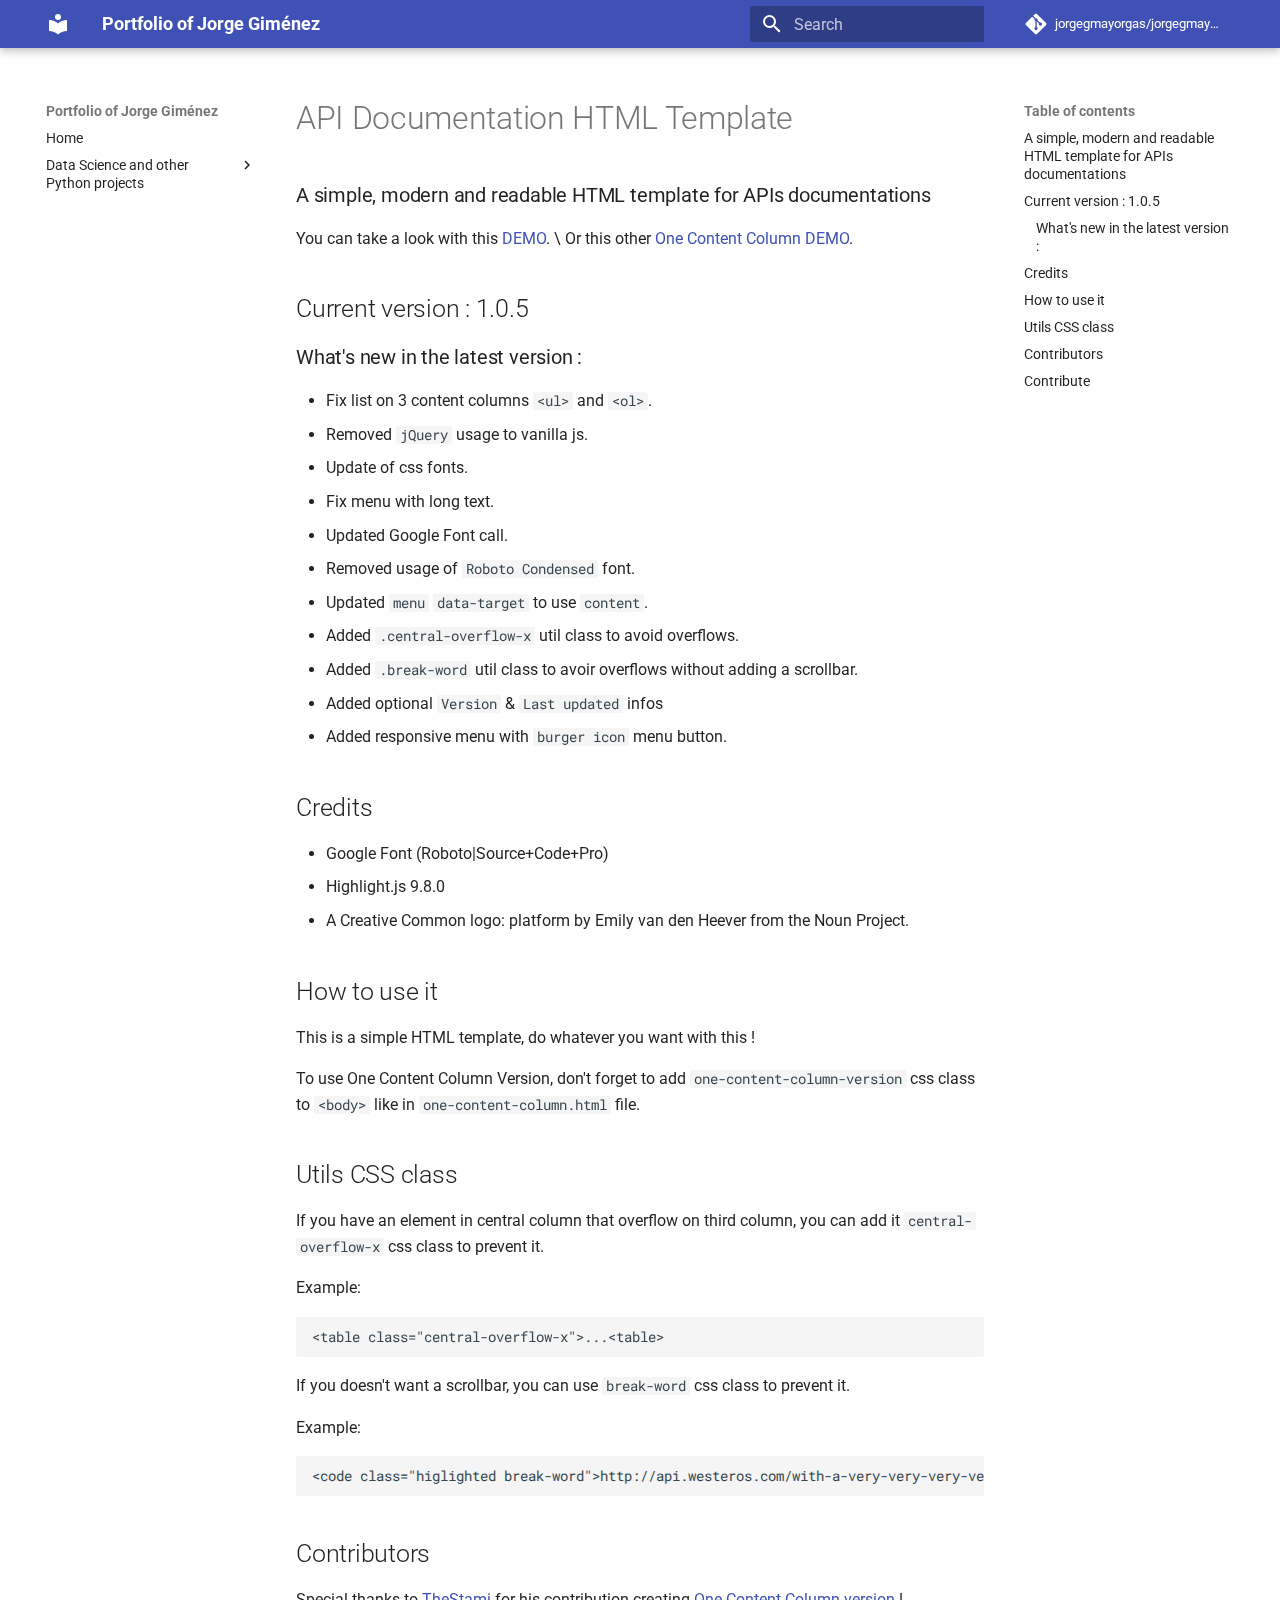
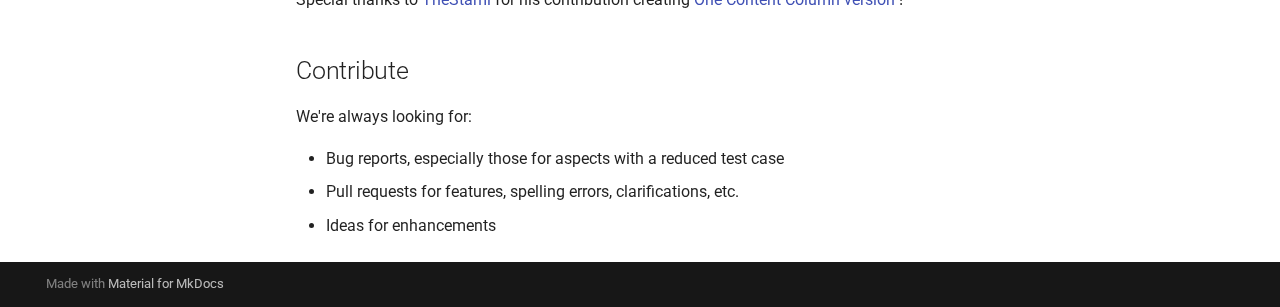
<file: flask_iris/static/index.html>
<!doctype html>
<html lang="en" class="no-js">
  <head>
    
      <meta charset="utf-8">
      <meta name="viewport" content="width=device-width,initial-scale=1">
      
        <meta name="description" content="I am Jorge Giménez. I am Analyst/Developer of computer applications since 2001 and Data Scientist since 2024">
      
      
        <meta name="author" content="Jorge Giménez">
      
      
        <link rel="canonical" href="https://jorgegmayorgas.github.io/flask_iris/static/">
      
      
      
      
      <link rel="icon" href="../../assets/images/favicon.png">
      <meta name="generator" content="mkdocs-1.6.1, mkdocs-material-9.5.39">
    
    
      
        <title>API Documentation HTML Template - Portfolio of Jorge Giménez</title>
      
    
    
      <link rel="stylesheet" href="../../assets/stylesheets/main.8c3ca2c6.min.css">
      
      


    
    
      
    
    
      
        
        
        <link rel="preconnect" href="https://fonts.gstatic.com" crossorigin>
        <link rel="stylesheet" href="https://fonts.googleapis.com/css?family=Roboto:300,300i,400,400i,700,700i%7CRoboto+Mono:400,400i,700,700i&display=fallback">
        <style>:root{--md-text-font:"Roboto";--md-code-font:"Roboto Mono"}</style>
      
    
    
    <script>__md_scope=new URL("../..",location),__md_hash=e=>[...e].reduce(((e,_)=>(e<<5)-e+_.charCodeAt(0)),0),__md_get=(e,_=localStorage,t=__md_scope)=>JSON.parse(_.getItem(t.pathname+"."+e)),__md_set=(e,_,t=localStorage,a=__md_scope)=>{try{t.setItem(a.pathname+"."+e,JSON.stringify(_))}catch(e){}}</script>
    
      
  


  
  

<script id="__analytics">function __md_analytics(){function e(){dataLayer.push(arguments)}window.dataLayer=window.dataLayer||[],e("js",new Date),e("config","G-4QY3899XS4"),document.addEventListener("DOMContentLoaded",(function(){document.forms.search&&document.forms.search.query.addEventListener("blur",(function(){this.value&&e("event","search",{search_term:this.value})}));document$.subscribe((function(){var t=document.forms.feedback;if(void 0!==t)for(var a of t.querySelectorAll("[type=submit]"))a.addEventListener("click",(function(a){a.preventDefault();var n=document.location.pathname,d=this.getAttribute("data-md-value");e("event","feedback",{page:n,data:d}),t.firstElementChild.disabled=!0;var r=t.querySelector(".md-feedback__note [data-md-value='"+d+"']");r&&(r.hidden=!1)})),t.hidden=!1})),location$.subscribe((function(t){e("config","G-4QY3899XS4",{page_path:t.pathname})}))}));var t=document.createElement("script");t.async=!0,t.src="https://www.googletagmanager.com/gtag/js?id=G-4QY3899XS4",document.getElementById("__analytics").insertAdjacentElement("afterEnd",t)}</script>
  
    <script>"undefined"!=typeof __md_analytics&&__md_analytics()</script>
  

    
    
    
  </head>
  
  
    <body dir="ltr">
  
    
    <input class="md-toggle" data-md-toggle="drawer" type="checkbox" id="__drawer" autocomplete="off">
    <input class="md-toggle" data-md-toggle="search" type="checkbox" id="__search" autocomplete="off">
    <label class="md-overlay" for="__drawer"></label>
    <div data-md-component="skip">
      
        
        <a href="#api-documentation-html-template" class="md-skip">
          Skip to content
        </a>
      
    </div>
    <div data-md-component="announce">
      
    </div>
    
    
      

  

<header class="md-header md-header--shadow" data-md-component="header">
  <nav class="md-header__inner md-grid" aria-label="Header">
    <a href="../.." title="Portfolio of Jorge Giménez" class="md-header__button md-logo" aria-label="Portfolio of Jorge Giménez" data-md-component="logo">
      
  
  <svg xmlns="http://www.w3.org/2000/svg" viewBox="0 0 24 24"><path d="M12 8a3 3 0 0 0 3-3 3 3 0 0 0-3-3 3 3 0 0 0-3 3 3 3 0 0 0 3 3m0 3.54C9.64 9.35 6.5 8 3 8v11c3.5 0 6.64 1.35 9 3.54 2.36-2.19 5.5-3.54 9-3.54V8c-3.5 0-6.64 1.35-9 3.54"/></svg>

    </a>
    <label class="md-header__button md-icon" for="__drawer">
      
      <svg xmlns="http://www.w3.org/2000/svg" viewBox="0 0 24 24"><path d="M3 6h18v2H3zm0 5h18v2H3zm0 5h18v2H3z"/></svg>
    </label>
    <div class="md-header__title" data-md-component="header-title">
      <div class="md-header__ellipsis">
        <div class="md-header__topic">
          <span class="md-ellipsis">
            Portfolio of Jorge Giménez
          </span>
        </div>
        <div class="md-header__topic" data-md-component="header-topic">
          <span class="md-ellipsis">
            
              API Documentation HTML Template
            
          </span>
        </div>
      </div>
    </div>
    
    
      <script>var palette=__md_get("__palette");if(palette&&palette.color){if("(prefers-color-scheme)"===palette.color.media){var media=matchMedia("(prefers-color-scheme: light)"),input=document.querySelector(media.matches?"[data-md-color-media='(prefers-color-scheme: light)']":"[data-md-color-media='(prefers-color-scheme: dark)']");palette.color.media=input.getAttribute("data-md-color-media"),palette.color.scheme=input.getAttribute("data-md-color-scheme"),palette.color.primary=input.getAttribute("data-md-color-primary"),palette.color.accent=input.getAttribute("data-md-color-accent")}for(var[key,value]of Object.entries(palette.color))document.body.setAttribute("data-md-color-"+key,value)}</script>
    
    
    
      <label class="md-header__button md-icon" for="__search">
        
        <svg xmlns="http://www.w3.org/2000/svg" viewBox="0 0 24 24"><path d="M9.5 3A6.5 6.5 0 0 1 16 9.5c0 1.61-.59 3.09-1.56 4.23l.27.27h.79l5 5-1.5 1.5-5-5v-.79l-.27-.27A6.52 6.52 0 0 1 9.5 16 6.5 6.5 0 0 1 3 9.5 6.5 6.5 0 0 1 9.5 3m0 2C7 5 5 7 5 9.5S7 14 9.5 14 14 12 14 9.5 12 5 9.5 5"/></svg>
      </label>
      <div class="md-search" data-md-component="search" role="dialog">
  <label class="md-search__overlay" for="__search"></label>
  <div class="md-search__inner" role="search">
    <form class="md-search__form" name="search">
      <input type="text" class="md-search__input" name="query" aria-label="Search" placeholder="Search" autocapitalize="off" autocorrect="off" autocomplete="off" spellcheck="false" data-md-component="search-query" required>
      <label class="md-search__icon md-icon" for="__search">
        
        <svg xmlns="http://www.w3.org/2000/svg" viewBox="0 0 24 24"><path d="M9.5 3A6.5 6.5 0 0 1 16 9.5c0 1.61-.59 3.09-1.56 4.23l.27.27h.79l5 5-1.5 1.5-5-5v-.79l-.27-.27A6.52 6.52 0 0 1 9.5 16 6.5 6.5 0 0 1 3 9.5 6.5 6.5 0 0 1 9.5 3m0 2C7 5 5 7 5 9.5S7 14 9.5 14 14 12 14 9.5 12 5 9.5 5"/></svg>
        
        <svg xmlns="http://www.w3.org/2000/svg" viewBox="0 0 24 24"><path d="M20 11v2H8l5.5 5.5-1.42 1.42L4.16 12l7.92-7.92L13.5 5.5 8 11z"/></svg>
      </label>
      <nav class="md-search__options" aria-label="Search">
        
        <button type="reset" class="md-search__icon md-icon" title="Clear" aria-label="Clear" tabindex="-1">
          
          <svg xmlns="http://www.w3.org/2000/svg" viewBox="0 0 24 24"><path d="M19 6.41 17.59 5 12 10.59 6.41 5 5 6.41 10.59 12 5 17.59 6.41 19 12 13.41 17.59 19 19 17.59 13.41 12z"/></svg>
        </button>
      </nav>
      
    </form>
    <div class="md-search__output">
      <div class="md-search__scrollwrap" tabindex="0" data-md-scrollfix>
        <div class="md-search-result" data-md-component="search-result">
          <div class="md-search-result__meta">
            Initializing search
          </div>
          <ol class="md-search-result__list" role="presentation"></ol>
        </div>
      </div>
    </div>
  </div>
</div>
    
    
      <div class="md-header__source">
        <a href="https://github.com/jorgegmayorgas/jorgegmayorgas.github.io" title="Go to repository" class="md-source" data-md-component="source">
  <div class="md-source__icon md-icon">
    
    <svg xmlns="http://www.w3.org/2000/svg" viewBox="0 0 448 512"><!--! Font Awesome Free 6.6.0 by @fontawesome - https://fontawesome.com License - https://fontawesome.com/license/free (Icons: CC BY 4.0, Fonts: SIL OFL 1.1, Code: MIT License) Copyright 2024 Fonticons, Inc.--><path d="M439.55 236.05 244 40.45a28.87 28.87 0 0 0-40.81 0l-40.66 40.63 51.52 51.52c27.06-9.14 52.68 16.77 43.39 43.68l49.66 49.66c34.23-11.8 61.18 31 35.47 56.69-26.49 26.49-70.21-2.87-56-37.34L240.22 199v121.85c25.3 12.54 22.26 41.85 9.08 55a34.34 34.34 0 0 1-48.55 0c-17.57-17.6-11.07-46.91 11.25-56v-123c-20.8-8.51-24.6-30.74-18.64-45L142.57 101 8.45 235.14a28.86 28.86 0 0 0 0 40.81l195.61 195.6a28.86 28.86 0 0 0 40.8 0l194.69-194.69a28.86 28.86 0 0 0 0-40.81"/></svg>
  </div>
  <div class="md-source__repository">
    jorgegmayorgas/jorgegmayorgas.github.io
  </div>
</a>
      </div>
    
  </nav>
  
</header>
    
    <div class="md-container" data-md-component="container">
      
      
        
          
        
      
      <main class="md-main" data-md-component="main">
        <div class="md-main__inner md-grid">
          
            
              
              <div class="md-sidebar md-sidebar--primary" data-md-component="sidebar" data-md-type="navigation" >
                <div class="md-sidebar__scrollwrap">
                  <div class="md-sidebar__inner">
                    



<nav class="md-nav md-nav--primary" aria-label="Navigation" data-md-level="0">
  <label class="md-nav__title" for="__drawer">
    <a href="../.." title="Portfolio of Jorge Giménez" class="md-nav__button md-logo" aria-label="Portfolio of Jorge Giménez" data-md-component="logo">
      
  
  <svg xmlns="http://www.w3.org/2000/svg" viewBox="0 0 24 24"><path d="M12 8a3 3 0 0 0 3-3 3 3 0 0 0-3-3 3 3 0 0 0-3 3 3 3 0 0 0 3 3m0 3.54C9.64 9.35 6.5 8 3 8v11c3.5 0 6.64 1.35 9 3.54 2.36-2.19 5.5-3.54 9-3.54V8c-3.5 0-6.64 1.35-9 3.54"/></svg>

    </a>
    Portfolio of Jorge Giménez
  </label>
  
    <div class="md-nav__source">
      <a href="https://github.com/jorgegmayorgas/jorgegmayorgas.github.io" title="Go to repository" class="md-source" data-md-component="source">
  <div class="md-source__icon md-icon">
    
    <svg xmlns="http://www.w3.org/2000/svg" viewBox="0 0 448 512"><!--! Font Awesome Free 6.6.0 by @fontawesome - https://fontawesome.com License - https://fontawesome.com/license/free (Icons: CC BY 4.0, Fonts: SIL OFL 1.1, Code: MIT License) Copyright 2024 Fonticons, Inc.--><path d="M439.55 236.05 244 40.45a28.87 28.87 0 0 0-40.81 0l-40.66 40.63 51.52 51.52c27.06-9.14 52.68 16.77 43.39 43.68l49.66 49.66c34.23-11.8 61.18 31 35.47 56.69-26.49 26.49-70.21-2.87-56-37.34L240.22 199v121.85c25.3 12.54 22.26 41.85 9.08 55a34.34 34.34 0 0 1-48.55 0c-17.57-17.6-11.07-46.91 11.25-56v-123c-20.8-8.51-24.6-30.74-18.64-45L142.57 101 8.45 235.14a28.86 28.86 0 0 0 0 40.81l195.61 195.6a28.86 28.86 0 0 0 40.8 0l194.69-194.69a28.86 28.86 0 0 0 0-40.81"/></svg>
  </div>
  <div class="md-source__repository">
    jorgegmayorgas/jorgegmayorgas.github.io
  </div>
</a>
    </div>
  
  <ul class="md-nav__list" data-md-scrollfix>
    
      
      
  
  
  
  
    <li class="md-nav__item">
      <a href="../.." class="md-nav__link">
        
  
  <span class="md-ellipsis">
    Home
  </span>
  

      </a>
    </li>
  

    
      
      
  
  
  
  
    
    
    
    
    <li class="md-nav__item md-nav__item--nested">
      
        
        
        <input class="md-nav__toggle md-toggle " type="checkbox" id="__nav_2" >
        
          
          <label class="md-nav__link" for="__nav_2" id="__nav_2_label" tabindex="0">
            
  
  <span class="md-ellipsis">
    Data Science and other Python projects
  </span>
  

            <span class="md-nav__icon md-icon"></span>
          </label>
        
        <nav class="md-nav" data-md-level="1" aria-labelledby="__nav_2_label" aria-expanded="false">
          <label class="md-nav__title" for="__nav_2">
            <span class="md-nav__icon md-icon"></span>
            Data Science and other Python projects
          </label>
          <ul class="md-nav__list" data-md-scrollfix>
            
              
                
  
  
  
  
    <li class="md-nav__item">
      <a href="../" class="md-nav__link">
        
  
  <span class="md-ellipsis">
    Web application in Python for deploying a ML model
  </span>
  

      </a>
    </li>
  

              
            
              
                
  
  
  
  
    <li class="md-nav__item">
      <a href="../../ML_Project_YouTube_keyword_optimization/" class="md-nav__link">
        
  
  <span class="md-ellipsis">
    YouTube Keyword Optimization
  </span>
  

      </a>
    </li>
  

              
            
              
                
  
  
  
  
    <li class="md-nav__item">
      <a href="../../Billboard_Hot_100/" class="md-nav__link">
        
  
  <span class="md-ellipsis">
    Billboard Hot 100
  </span>
  

      </a>
    </li>
  

              
            
              
                
  
  
  
  
    <li class="md-nav__item">
      <a href="../../hundirlaflota/" class="md-nav__link">
        
  
  <span class="md-ellipsis">
    Battleship in Spanish (Hundir la Flota)
  </span>
  

      </a>
    </li>
  

              
            
          </ul>
        </nav>
      
    </li>
  

    
  </ul>
</nav>
                  </div>
                </div>
              </div>
            
            
              
              <div class="md-sidebar md-sidebar--secondary" data-md-component="sidebar" data-md-type="toc" >
                <div class="md-sidebar__scrollwrap">
                  <div class="md-sidebar__inner">
                    

<nav class="md-nav md-nav--secondary" aria-label="Table of contents">
  
  
  
    
  
  
    <label class="md-nav__title" for="__toc">
      <span class="md-nav__icon md-icon"></span>
      Table of contents
    </label>
    <ul class="md-nav__list" data-md-component="toc" data-md-scrollfix>
      
        <li class="md-nav__item">
  <a href="#a-simple-modern-and-readable-html-template-for-apis-documentations" class="md-nav__link">
    <span class="md-ellipsis">
      A simple, modern and readable HTML template for APIs documentations
    </span>
  </a>
  
</li>
      
        <li class="md-nav__item">
  <a href="#current-version-105" class="md-nav__link">
    <span class="md-ellipsis">
      Current version : 1.0.5
    </span>
  </a>
  
    <nav class="md-nav" aria-label="Current version : 1.0.5">
      <ul class="md-nav__list">
        
          <li class="md-nav__item">
  <a href="#whats-new-in-the-latest-version" class="md-nav__link">
    <span class="md-ellipsis">
      What's new in the latest version :
    </span>
  </a>
  
</li>
        
      </ul>
    </nav>
  
</li>
      
        <li class="md-nav__item">
  <a href="#credits" class="md-nav__link">
    <span class="md-ellipsis">
      Credits
    </span>
  </a>
  
</li>
      
        <li class="md-nav__item">
  <a href="#how-to-use-it" class="md-nav__link">
    <span class="md-ellipsis">
      How to use it
    </span>
  </a>
  
</li>
      
        <li class="md-nav__item">
  <a href="#utils-css-class" class="md-nav__link">
    <span class="md-ellipsis">
      Utils CSS class
    </span>
  </a>
  
</li>
      
        <li class="md-nav__item">
  <a href="#contributors" class="md-nav__link">
    <span class="md-ellipsis">
      Contributors
    </span>
  </a>
  
</li>
      
        <li class="md-nav__item">
  <a href="#contribute" class="md-nav__link">
    <span class="md-ellipsis">
      Contribute
    </span>
  </a>
  
</li>
      
    </ul>
  
</nav>
                  </div>
                </div>
              </div>
            
          
          
            <div class="md-content" data-md-component="content">
              <article class="md-content__inner md-typeset">
                
                  

  
  


<h1 id="api-documentation-html-template">API Documentation HTML Template</h1>
<h3 id="a-simple-modern-and-readable-html-template-for-apis-documentations">A simple, modern and readable HTML template for APIs documentations</h3>
<p>You can take a look with this <a href="https://floriannicolas.github.io/API-Documentation-HTML-Template/">DEMO</a>. \
Or this other <a href="https://floriannicolas.github.io/API-Documentation-HTML-Template/one-content-column">One Content Column DEMO</a>. </p>
<h2 id="current-version-105">Current version : 1.0.5</h2>
<h3 id="whats-new-in-the-latest-version">What's new in the latest version :</h3>
<ul>
<li>Fix list on 3 content columns <code>&lt;ul&gt;</code> and <code>&lt;ol&gt;</code>.</li>
<li>Removed <code>jQuery</code> usage to vanilla js.</li>
<li>Update of css fonts.</li>
<li>Fix menu with long text.</li>
<li>Updated Google Font call.</li>
<li>Removed usage of <code>Roboto Condensed</code> font.</li>
<li>Updated <code>menu</code> <code>data-target</code> to use <code>content</code>.</li>
<li>Added <code>.central-overflow-x</code> util class to avoid overflows.</li>
<li>Added <code>.break-word</code> util class to avoir overflows without adding a scrollbar.</li>
<li>Added optional <code>Version</code> &amp; <code>Last updated</code> infos</li>
<li>Added responsive menu with <code>burger icon</code> menu button. </li>
</ul>
<h2 id="credits">Credits</h2>
<ul>
<li>Google Font (Roboto|Source+Code+Pro)</li>
<li>Highlight.js 9.8.0</li>
<li>A Creative Common logo: platform by Emily van den Heever from the Noun Project.</li>
</ul>
<h2 id="how-to-use-it">How to use it</h2>
<p>This is a simple HTML template, do whatever you want with this !</p>
<p>To use One Content Column Version, don't forget to add <code>one-content-column-version</code> css class to <code>&lt;body&gt;</code> like in <code>one-content-column.html</code> file. </p>
<h2 id="utils-css-class">Utils CSS class</h2>
<p>If you have an element in central column that overflow on third column, you can add it <code>central-overflow-x</code> css class to prevent it.</p>
<p>Example: </p>
<pre><code class="language-html">&lt;table class=&quot;central-overflow-x&quot;&gt;...&lt;table&gt;
</code></pre>
<p>If you doesn't want a scrollbar, you can use <code>break-word</code> css class to prevent it.</p>
<p>Example: </p>
<pre><code class="language-html">&lt;code class=&quot;higlighted break-word&quot;&gt;http://api.westeros.com/with-a-very-very-very-very-very-long-end-point-url/get&lt;table&gt;
</code></pre>
<h2 id="contributors">Contributors</h2>
<p>Special thanks to <a href="https://github.com/TheStami">TheStami</a> for his contribution creating <a href="https://ticlekiwi.github.io/API-Documentation-HTML-Template/one-content-column">One Content Column version</a> ! </p>
<h2 id="contribute">Contribute</h2>
<p>We're always looking for:</p>
<ul>
<li>Bug reports, especially those for aspects with a reduced test case</li>
<li>Pull requests for features, spelling errors, clarifications, etc.</li>
<li>Ideas for enhancements</li>
</ul>









  




                
              </article>
            </div>
          
          
<script>var target=document.getElementById(location.hash.slice(1));target&&target.name&&(target.checked=target.name.startsWith("__tabbed_"))</script>
        </div>
        
      </main>
      
        <footer class="md-footer">
  
  <div class="md-footer-meta md-typeset">
    <div class="md-footer-meta__inner md-grid">
      <div class="md-copyright">
  
  
    Made with
    <a href="https://squidfunk.github.io/mkdocs-material/" target="_blank" rel="noopener">
      Material for MkDocs
    </a>
  
</div>
      
    </div>
  </div>
</footer>
      
    </div>
    <div class="md-dialog" data-md-component="dialog">
      <div class="md-dialog__inner md-typeset"></div>
    </div>
    
    
    <script id="__config" type="application/json">{"base": "../..", "features": [], "search": "../../assets/javascripts/workers/search.6ce7567c.min.js", "translations": {"clipboard.copied": "Copied to clipboard", "clipboard.copy": "Copy to clipboard", "search.result.more.one": "1 more on this page", "search.result.more.other": "# more on this page", "search.result.none": "No matching documents", "search.result.one": "1 matching document", "search.result.other": "# matching documents", "search.result.placeholder": "Type to start searching", "search.result.term.missing": "Missing", "select.version": "Select version"}}</script>
    
    
      <script src="../../assets/javascripts/bundle.525ec568.min.js"></script>
      
    
  </body>
</html>
</file>
<file: assets/stylesheets/main.8c3ca2c6.min.css>
@charset "UTF-8";html{-webkit-text-size-adjust:none;-moz-text-size-adjust:none;text-size-adjust:none;box-sizing:border-box}*,:after,:before{box-sizing:inherit}@media (prefers-reduced-motion){*,:after,:before{transition:none!important}}body{margin:0}a,button,input,label{-webkit-tap-highlight-color:transparent}a{color:inherit;text-decoration:none}hr{border:0;box-sizing:initial;display:block;height:.05rem;overflow:visible;padding:0}small{font-size:80%}sub,sup{line-height:1em}img{border-style:none}table{border-collapse:initial;border-spacing:0}td,th{font-weight:400;vertical-align:top}button{background:#0000;border:0;font-family:inherit;font-size:inherit;margin:0;padding:0}input{border:0;outline:none}:root{--md-primary-fg-color:#4051b5;--md-primary-fg-color--light:#5d6cc0;--md-primary-fg-color--dark:#303fa1;--md-primary-bg-color:#fff;--md-primary-bg-color--light:#ffffffb3;--md-accent-fg-color:#526cfe;--md-accent-fg-color--transparent:#526cfe1a;--md-accent-bg-color:#fff;--md-accent-bg-color--light:#ffffffb3}[data-md-color-scheme=default]{color-scheme:light}[data-md-color-scheme=default] img[src$="#gh-dark-mode-only"],[data-md-color-scheme=default] img[src$="#only-dark"]{display:none}:root,[data-md-color-scheme=default]{--md-hue:225deg;--md-default-fg-color:#000000de;--md-default-fg-color--light:#0000008a;--md-default-fg-color--lighter:#00000052;--md-default-fg-color--lightest:#00000012;--md-default-bg-color:#fff;--md-default-bg-color--light:#ffffffb3;--md-default-bg-color--lighter:#ffffff4d;--md-default-bg-color--lightest:#ffffff1f;--md-code-fg-color:#36464e;--md-code-bg-color:#f5f5f5;--md-code-hl-color:#4287ff;--md-code-hl-color--light:#4287ff1a;--md-code-hl-number-color:#d52a2a;--md-code-hl-special-color:#db1457;--md-code-hl-function-color:#a846b9;--md-code-hl-constant-color:#6e59d9;--md-code-hl-keyword-color:#3f6ec6;--md-code-hl-string-color:#1c7d4d;--md-code-hl-name-color:var(--md-code-fg-color);--md-code-hl-operator-color:var(--md-default-fg-color--light);--md-code-hl-punctuation-color:var(--md-default-fg-color--light);--md-code-hl-comment-color:var(--md-default-fg-color--light);--md-code-hl-generic-color:var(--md-default-fg-color--light);--md-code-hl-variable-color:var(--md-default-fg-color--light);--md-typeset-color:var(--md-default-fg-color);--md-typeset-a-color:var(--md-primary-fg-color);--md-typeset-del-color:#f5503d26;--md-typeset-ins-color:#0bd57026;--md-typeset-kbd-color:#fafafa;--md-typeset-kbd-accent-color:#fff;--md-typeset-kbd-border-color:#b8b8b8;--md-typeset-mark-color:#ffff0080;--md-typeset-table-color:#0000001f;--md-typeset-table-color--light:rgba(0,0,0,.035);--md-admonition-fg-color:var(--md-default-fg-color);--md-admonition-bg-color:var(--md-default-bg-color);--md-warning-fg-color:#000000de;--md-warning-bg-color:#ff9;--md-footer-fg-color:#fff;--md-footer-fg-color--light:#ffffffb3;--md-footer-fg-color--lighter:#ffffff73;--md-footer-bg-color:#000000de;--md-footer-bg-color--dark:#00000052;--md-shadow-z1:0 0.2rem 0.5rem #0000000d,0 0 0.05rem #0000001a;--md-shadow-z2:0 0.2rem 0.5rem #0000001a,0 0 0.05rem #00000040;--md-shadow-z3:0 0.2rem 0.5rem #0003,0 0 0.05rem #00000059}.md-icon svg{fill:currentcolor;display:block;height:1.2rem;width:1.2rem}body{-webkit-font-smoothing:antialiased;-moz-osx-font-smoothing:grayscale;--md-text-font-family:var(--md-text-font,_),-apple-system,BlinkMacSystemFont,Helvetica,Arial,sans-serif;--md-code-font-family:var(--md-code-font,_),SFMono-Regular,Consolas,Menlo,monospace}aside,body,input{font-feature-settings:"kern","liga";color:var(--md-typeset-color);font-family:var(--md-text-font-family)}code,kbd,pre{font-feature-settings:"kern";font-family:var(--md-code-font-family)}:root{--md-typeset-table-sort-icon:url('data:image/svg+xml;charset=utf-8,<svg xmlns="http://www.w3.org/2000/svg" viewBox="0 0 24 24"><path d="m18 21-4-4h3V7h-3l4-4 4 4h-3v10h3M2 19v-2h10v2M2 13v-2h7v2M2 7V5h4v2z"/></svg>');--md-typeset-table-sort-icon--asc:url('data:image/svg+xml;charset=utf-8,<svg xmlns="http://www.w3.org/2000/svg" viewBox="0 0 24 24"><path d="M19 17h3l-4 4-4-4h3V3h2M2 17h10v2H2M6 5v2H2V5m0 6h7v2H2z"/></svg>');--md-typeset-table-sort-icon--desc:url('data:image/svg+xml;charset=utf-8,<svg xmlns="http://www.w3.org/2000/svg" viewBox="0 0 24 24"><path d="M19 7h3l-4-4-4 4h3v14h2M2 17h10v2H2M6 5v2H2V5m0 6h7v2H2z"/></svg>')}.md-typeset{-webkit-print-color-adjust:exact;color-adjust:exact;font-size:.8rem;line-height:1.6}@media print{.md-typeset{font-size:.68rem}}.md-typeset blockquote,.md-typeset dl,.md-typeset figure,.md-typeset ol,.md-typeset pre,.md-typeset ul{margin-bottom:1em;margin-top:1em}.md-typeset h1{color:var(--md-default-fg-color--light);font-size:2em;line-height:1.3;margin:0 0 1.25em}.md-typeset h1,.md-typeset h2{font-weight:300;letter-spacing:-.01em}.md-typeset h2{font-size:1.5625em;line-height:1.4;margin:1.6em 0 .64em}.md-typeset h3{font-size:1.25em;font-weight:400;letter-spacing:-.01em;line-height:1.5;margin:1.6em 0 .8em}.md-typeset h2+h3{margin-top:.8em}.md-typeset h4{font-weight:700;letter-spacing:-.01em;margin:1em 0}.md-typeset h5,.md-typeset h6{color:var(--md-default-fg-color--light);font-size:.8em;font-weight:700;letter-spacing:-.01em;margin:1.25em 0}.md-typeset h5{text-transform:uppercase}.md-typeset hr{border-bottom:.05rem solid var(--md-default-fg-color--lightest);display:flow-root;margin:1.5em 0}.md-typeset a{color:var(--md-typeset-a-color);word-break:break-word}.md-typeset a,.md-typeset a:before{transition:color 125ms}.md-typeset a:focus,.md-typeset a:hover{color:var(--md-accent-fg-color)}.md-typeset a:focus code,.md-typeset a:hover code{background-color:var(--md-accent-fg-color--transparent)}.md-typeset a code{color:currentcolor;transition:background-color 125ms}.md-typeset a.focus-visible{outline-color:var(--md-accent-fg-color);outline-offset:.2rem}.md-typeset code,.md-typeset kbd,.md-typeset pre{color:var(--md-code-fg-color);direction:ltr;font-variant-ligatures:none}@media print{.md-typeset code,.md-typeset kbd,.md-typeset pre{white-space:pre-wrap}}.md-typeset code{background-color:var(--md-code-bg-color);border-radius:.1rem;-webkit-box-decoration-break:clone;box-decoration-break:clone;font-size:.85em;padding:0 .2941176471em;word-break:break-word}.md-typeset code:not(.focus-visible){-webkit-tap-highlight-color:transparent;outline:none}.md-typeset pre{display:flow-root;line-height:1.4;position:relative}.md-typeset pre>code{-webkit-box-decoration-break:slice;box-decoration-break:slice;box-shadow:none;display:block;margin:0;outline-color:var(--md-accent-fg-color);overflow:auto;padding:.7720588235em 1.1764705882em;scrollbar-color:var(--md-default-fg-color--lighter) #0000;scrollbar-width:thin;touch-action:auto;word-break:normal}.md-typeset pre>code:hover{scrollbar-color:var(--md-accent-fg-color) #0000}.md-typeset pre>code::-webkit-scrollbar{height:.2rem;width:.2rem}.md-typeset pre>code::-webkit-scrollbar-thumb{background-color:var(--md-default-fg-color--lighter)}.md-typeset pre>code::-webkit-scrollbar-thumb:hover{background-color:var(--md-accent-fg-color)}.md-typeset kbd{background-color:var(--md-typeset-kbd-color);border-radius:.1rem;box-shadow:0 .1rem 0 .05rem var(--md-typeset-kbd-border-color),0 .1rem 0 var(--md-typeset-kbd-border-color),0 -.1rem .2rem var(--md-typeset-kbd-accent-color) inset;color:var(--md-default-fg-color);display:inline-block;font-size:.75em;padding:0 .6666666667em;vertical-align:text-top;word-break:break-word}.md-typeset mark{background-color:var(--md-typeset-mark-color);-webkit-box-decoration-break:clone;box-decoration-break:clone;color:inherit;word-break:break-word}.md-typeset abbr{border-bottom:.05rem dotted var(--md-default-fg-color--light);cursor:help;text-decoration:none}.md-typeset small{opacity:.75}[dir=ltr] .md-typeset sub,[dir=ltr] .md-typeset sup{margin-left:.078125em}[dir=rtl] .md-typeset sub,[dir=rtl] .md-typeset sup{margin-right:.078125em}[dir=ltr] .md-typeset blockquote{padding-left:.6rem}[dir=rtl] .md-typeset blockquote{padding-right:.6rem}[dir=ltr] .md-typeset blockquote{border-left:.2rem solid var(--md-default-fg-color--lighter)}[dir=rtl] .md-typeset blockquote{border-right:.2rem solid var(--md-default-fg-color--lighter)}.md-typeset blockquote{color:var(--md-default-fg-color--light);margin-left:0;margin-right:0}.md-typeset ul{list-style-type:disc}.md-typeset ul[type]{list-style-type:revert-layer}[dir=ltr] .md-typeset ol,[dir=ltr] .md-typeset ul{margin-left:.625em}[dir=rtl] .md-typeset ol,[dir=rtl] .md-typeset ul{margin-right:.625em}.md-typeset ol,.md-typeset ul{padding:0}.md-typeset ol:not([hidden]),.md-typeset ul:not([hidden]){display:flow-root}.md-typeset ol ol,.md-typeset ul ol{list-style-type:lower-alpha}.md-typeset ol ol ol,.md-typeset ul ol ol{list-style-type:lower-roman}.md-typeset ol ol ol ol,.md-typeset ul ol ol ol{list-style-type:upper-alpha}.md-typeset ol ol ol ol ol,.md-typeset ul ol ol ol ol{list-style-type:upper-roman}.md-typeset ol[type],.md-typeset ul[type]{list-style-type:revert-layer}[dir=ltr] .md-typeset ol li,[dir=ltr] .md-typeset ul li{margin-left:1.25em}[dir=rtl] .md-typeset ol li,[dir=rtl] .md-typeset ul li{margin-right:1.25em}.md-typeset ol li,.md-typeset ul li{margin-bottom:.5em}.md-typeset ol li blockquote,.md-typeset ol li p,.md-typeset ul li blockquote,.md-typeset ul li p{margin:.5em 0}.md-typeset ol li:last-child,.md-typeset ul li:last-child{margin-bottom:0}[dir=ltr] .md-typeset ol li ol,[dir=ltr] .md-typeset ol li ul,[dir=ltr] .md-typeset ul li ol,[dir=ltr] .md-typeset ul li ul{margin-left:.625em}[dir=rtl] .md-typeset ol li ol,[dir=rtl] .md-typeset ol li ul,[dir=rtl] .md-typeset ul li ol,[dir=rtl] .md-typeset ul li ul{margin-right:.625em}.md-typeset ol li ol,.md-typeset ol li ul,.md-typeset ul li ol,.md-typeset ul li ul{margin-bottom:.5em;margin-top:.5em}[dir=ltr] .md-typeset dd{margin-left:1.875em}[dir=rtl] .md-typeset dd{margin-right:1.875em}.md-typeset dd{margin-bottom:1.5em;margin-top:1em}.md-typeset img,.md-typeset svg,.md-typeset video{height:auto;max-width:100%}.md-typeset img[align=left]{margin:1em 1em 1em 0}.md-typeset img[align=right]{margin:1em 0 1em 1em}.md-typeset img[align]:only-child{margin-top:0}.md-typeset figure{display:flow-root;margin:1em auto;max-width:100%;text-align:center;width:-moz-fit-content;width:fit-content}.md-typeset figure img{display:block;margin:0 auto}.md-typeset figcaption{font-style:italic;margin:1em auto;max-width:24rem}.md-typeset iframe{max-width:100%}.md-typeset table:not([class]){background-color:var(--md-default-bg-color);border:.05rem solid var(--md-typeset-table-color);border-radius:.1rem;display:inline-block;font-size:.64rem;max-width:100%;overflow:auto;touch-action:auto}@media print{.md-typeset table:not([class]){display:table}}.md-typeset table:not([class])+*{margin-top:1.5em}.md-typeset table:not([class]) td>:first-child,.md-typeset table:not([class]) th>:first-child{margin-top:0}.md-typeset table:not([class]) td>:last-child,.md-typeset table:not([class]) th>:last-child{margin-bottom:0}.md-typeset table:not([class]) td:not([align]),.md-typeset table:not([class]) th:not([align]){text-align:left}[dir=rtl] .md-typeset table:not([class]) td:not([align]),[dir=rtl] .md-typeset table:not([class]) th:not([align]){text-align:right}.md-typeset table:not([class]) th{font-weight:700;min-width:5rem;padding:.9375em 1.25em;vertical-align:top}.md-typeset table:not([class]) td{border-top:.05rem solid var(--md-typeset-table-color);padding:.9375em 1.25em;vertical-align:top}.md-typeset table:not([class]) tbody tr{transition:background-color 125ms}.md-typeset table:not([class]) tbody tr:hover{background-color:var(--md-typeset-table-color--light);box-shadow:0 .05rem 0 var(--md-default-bg-color) inset}.md-typeset table:not([class]) a{word-break:normal}.md-typeset table th[role=columnheader]{cursor:pointer}[dir=ltr] .md-typeset table th[role=columnheader]:after{margin-left:.5em}[dir=rtl] .md-typeset table th[role=columnheader]:after{margin-right:.5em}.md-typeset table th[role=columnheader]:after{content:"";display:inline-block;height:1.2em;-webkit-mask-image:var(--md-typeset-table-sort-icon);mask-image:var(--md-typeset-table-sort-icon);-webkit-mask-repeat:no-repeat;mask-repeat:no-repeat;-webkit-mask-size:contain;mask-size:contain;transition:background-color 125ms;vertical-align:text-bottom;width:1.2em}.md-typeset table th[role=columnheader]:hover:after{background-color:var(--md-default-fg-color--lighter)}.md-typeset table th[role=columnheader][aria-sort=ascending]:after{background-color:var(--md-default-fg-color--light);-webkit-mask-image:var(--md-typeset-table-sort-icon--asc);mask-image:var(--md-typeset-table-sort-icon--asc)}.md-typeset table th[role=columnheader][aria-sort=descending]:after{background-color:var(--md-default-fg-color--light);-webkit-mask-image:var(--md-typeset-table-sort-icon--desc);mask-image:var(--md-typeset-table-sort-icon--desc)}.md-typeset__scrollwrap{margin:1em -.8rem;overflow-x:auto;touch-action:auto}.md-typeset__table{display:inline-block;margin-bottom:.5em;padding:0 .8rem}@media print{.md-typeset__table{display:block}}html .md-typeset__table table{display:table;margin:0;overflow:hidden;width:100%}@media screen and (max-width:44.984375em){.md-content__inner>pre{margin:1em -.8rem}.md-content__inner>pre code{border-radius:0}}.md-typeset .md-author{border-radius:100%;display:block;flex-shrink:0;height:1.6rem;overflow:hidden;position:relative;transition:color 125ms,transform 125ms;width:1.6rem}.md-typeset .md-author img{display:block}.md-typeset .md-author--more{background:var(--md-default-fg-color--lightest);color:var(--md-default-fg-color--lighter);font-size:.6rem;font-weight:700;line-height:1.6rem;text-align:center}.md-typeset .md-author--long{height:2.4rem;width:2.4rem}.md-typeset a.md-author{transform:scale(1)}.md-typeset a.md-author img{border-radius:100%;filter:grayscale(100%) opacity(75%);transition:filter 125ms}.md-typeset a.md-author:focus,.md-typeset a.md-author:hover{transform:scale(1.1);z-index:1}.md-typeset a.md-author:focus img,.md-typeset a.md-author:hover img{filter:grayscale(0)}.md-banner{background-color:var(--md-footer-bg-color);color:var(--md-footer-fg-color);overflow:auto}@media print{.md-banner{display:none}}.md-banner--warning{background-color:var(--md-warning-bg-color);color:var(--md-warning-fg-color)}.md-banner__inner{font-size:.7rem;margin:.6rem auto;padding:0 .8rem}[dir=ltr] .md-banner__button{float:right}[dir=rtl] .md-banner__button{float:left}.md-banner__button{color:inherit;cursor:pointer;transition:opacity .25s}.no-js .md-banner__button{display:none}.md-banner__button:hover{opacity:.7}html{font-size:125%;height:100%;overflow-x:hidden}@media screen and (min-width:100em){html{font-size:137.5%}}@media screen and (min-width:125em){html{font-size:150%}}body{background-color:var(--md-default-bg-color);display:flex;flex-direction:column;font-size:.5rem;min-height:100%;position:relative;width:100%}@media print{body{display:block}}@media screen and (max-width:59.984375em){body[data-md-scrolllock]{position:fixed}}.md-grid{margin-left:auto;margin-right:auto;max-width:61rem}.md-container{display:flex;flex-direction:column;flex-grow:1}@media print{.md-container{display:block}}.md-main{flex-grow:1}.md-main__inner{display:flex;height:100%;margin-top:1.5rem}.md-ellipsis{overflow:hidden;text-overflow:ellipsis}.md-toggle{display:none}.md-option{height:0;opacity:0;position:absolute;width:0}.md-option:checked+label:not([hidden]){display:block}.md-option.focus-visible+label{outline-color:var(--md-accent-fg-color);outline-style:auto}.md-skip{background-color:var(--md-default-fg-color);border-radius:.1rem;color:var(--md-default-bg-color);font-size:.64rem;margin:.5rem;opacity:0;outline-color:var(--md-accent-fg-color);padding:.3rem .5rem;position:fixed;transform:translateY(.4rem);z-index:-1}.md-skip:focus{opacity:1;transform:translateY(0);transition:transform .25s cubic-bezier(.4,0,.2,1),opacity 175ms 75ms;z-index:10}@page{margin:25mm}:root{--md-clipboard-icon:url('data:image/svg+xml;charset=utf-8,<svg xmlns="http://www.w3.org/2000/svg" viewBox="0 0 24 24"><path d="M19 21H8V7h11m0-2H8a2 2 0 0 0-2 2v14a2 2 0 0 0 2 2h11a2 2 0 0 0 2-2V7a2 2 0 0 0-2-2m-3-4H4a2 2 0 0 0-2 2v14h2V3h12z"/></svg>')}.md-clipboard{border-radius:.1rem;color:var(--md-default-fg-color--lightest);cursor:pointer;height:1.5em;outline-color:var(--md-accent-fg-color);outline-offset:.1rem;position:absolute;right:.5em;top:.5em;transition:color .25s;width:1.5em;z-index:1}@media print{.md-clipboard{display:none}}.md-clipboard:not(.focus-visible){-webkit-tap-highlight-color:transparent;outline:none}:hover>.md-clipboard{color:var(--md-default-fg-color--light)}.md-clipboard:focus,.md-clipboard:hover{color:var(--md-accent-fg-color)}.md-clipboard:after{background-color:currentcolor;content:"";display:block;height:1.125em;margin:0 auto;-webkit-mask-image:var(--md-clipboard-icon);mask-image:var(--md-clipboard-icon);-webkit-mask-position:center;mask-position:center;-webkit-mask-repeat:no-repeat;mask-repeat:no-repeat;-webkit-mask-size:contain;mask-size:contain;width:1.125em}.md-clipboard--inline{cursor:pointer}.md-clipboard--inline code{transition:color .25s,background-color .25s}.md-clipboard--inline:focus code,.md-clipboard--inline:hover code{background-color:var(--md-accent-fg-color--transparent);color:var(--md-accent-fg-color)}.md-typeset .md-code__content{display:grid}@keyframes consent{0%{opacity:0;transform:translateY(100%)}to{opacity:1;transform:translateY(0)}}@keyframes overlay{0%{opacity:0}to{opacity:1}}.md-consent__overlay{animation:overlay .25s both;-webkit-backdrop-filter:blur(.1rem);backdrop-filter:blur(.1rem);background-color:#0000008a;height:100%;opacity:1;position:fixed;top:0;width:100%;z-index:5}.md-consent__inner{animation:consent .5s cubic-bezier(.1,.7,.1,1) both;background-color:var(--md-default-bg-color);border:0;border-radius:.1rem;bottom:0;box-shadow:0 0 .2rem #0000001a,0 .2rem .4rem #0003;max-height:100%;overflow:auto;padding:0;position:fixed;width:100%;z-index:5}.md-consent__form{padding:.8rem}.md-consent__settings{display:none;margin:1em 0}input:checked+.md-consent__settings{display:block}.md-consent__controls{margin-bottom:.8rem}.md-typeset .md-consent__controls .md-button{display:inline}@media screen and (max-width:44.984375em){.md-typeset .md-consent__controls .md-button{display:block;margin-top:.4rem;text-align:center;width:100%}}.md-consent label{cursor:pointer}.md-content{flex-grow:1;min-width:0}.md-content__inner{margin:0 .8rem 1.2rem;padding-top:.6rem}@media screen and (min-width:76.25em){[dir=ltr] .md-sidebar--primary:not([hidden])~.md-content>.md-content__inner{margin-left:1.2rem}[dir=ltr] .md-sidebar--secondary:not([hidden])~.md-content>.md-content__inner,[dir=rtl] .md-sidebar--primary:not([hidden])~.md-content>.md-content__inner{margin-right:1.2rem}[dir=rtl] .md-sidebar--secondary:not([hidden])~.md-content>.md-content__inner{margin-left:1.2rem}}.md-content__inner:before{content:"";display:block;height:.4rem}.md-content__inner>:last-child{margin-bottom:0}[dir=ltr] .md-content__button{float:right}[dir=rtl] .md-content__button{float:left}[dir=ltr] .md-content__button{margin-left:.4rem}[dir=rtl] .md-content__button{margin-right:.4rem}.md-content__button{margin:.4rem 0;padding:0}@media print{.md-content__button{display:none}}.md-typeset .md-content__button{color:var(--md-default-fg-color--lighter)}.md-content__button svg{display:inline;vertical-align:top}[dir=rtl] .md-content__button svg{transform:scaleX(-1)}[dir=ltr] .md-dialog{right:.8rem}[dir=rtl] .md-dialog{left:.8rem}.md-dialog{background-color:var(--md-default-fg-color);border-radius:.1rem;bottom:.8rem;box-shadow:var(--md-shadow-z3);min-width:11.1rem;opacity:0;padding:.4rem .6rem;pointer-events:none;position:fixed;transform:translateY(100%);transition:transform 0ms .4s,opacity .4s;z-index:4}@media print{.md-dialog{display:none}}.md-dialog--active{opacity:1;pointer-events:auto;transform:translateY(0);transition:transform .4s cubic-bezier(.075,.85,.175,1),opacity .4s}.md-dialog__inner{color:var(--md-default-bg-color);font-size:.7rem}.md-feedback{margin:2em 0 1em;text-align:center}.md-feedback fieldset{border:none;margin:0;padding:0}.md-feedback__title{font-weight:700;margin:1em auto}.md-feedback__inner{position:relative}.md-feedback__list{display:flex;flex-wrap:wrap;place-content:baseline center;position:relative}.md-feedback__list:hover .md-icon:not(:disabled){color:var(--md-default-fg-color--lighter)}:disabled .md-feedback__list{min-height:1.8rem}.md-feedback__icon{color:var(--md-default-fg-color--light);cursor:pointer;flex-shrink:0;margin:0 .1rem;transition:color 125ms}.md-feedback__icon:not(:disabled).md-icon:hover{color:var(--md-accent-fg-color)}.md-feedback__icon:disabled{color:var(--md-default-fg-color--lightest);pointer-events:none}.md-feedback__note{opacity:0;position:relative;transform:translateY(.4rem);transition:transform .4s cubic-bezier(.1,.7,.1,1),opacity .15s}.md-feedback__note>*{margin:0 auto;max-width:16rem}:disabled .md-feedback__note{opacity:1;transform:translateY(0)}.md-footer{background-color:var(--md-footer-bg-color);color:var(--md-footer-fg-color)}@media print{.md-footer{display:none}}.md-footer__inner{justify-content:space-between;overflow:auto;padding:.2rem}.md-footer__inner:not([hidden]){display:flex}.md-footer__link{align-items:end;display:flex;flex-grow:0.01;margin-bottom:.4rem;margin-top:1rem;max-width:100%;outline-color:var(--md-accent-fg-color);overflow:hidden;transition:opacity .25s}.md-footer__link:focus,.md-footer__link:hover{opacity:.7}[dir=rtl] .md-footer__link svg{transform:scaleX(-1)}@media screen and (max-width:44.984375em){.md-footer__link--prev{flex-shrink:0}.md-footer__link--prev .md-footer__title{display:none}}[dir=ltr] .md-footer__link--next{margin-left:auto}[dir=rtl] .md-footer__link--next{margin-right:auto}.md-footer__link--next{text-align:right}[dir=rtl] .md-footer__link--next{text-align:left}.md-footer__title{flex-grow:1;font-size:.9rem;margin-bottom:.7rem;max-width:calc(100% - 2.4rem);padding:0 1rem;white-space:nowrap}.md-footer__button{margin:.2rem;padding:.4rem}.md-footer__direction{font-size:.64rem;opacity:.7}.md-footer-meta{background-color:var(--md-footer-bg-color--dark)}.md-footer-meta__inner{display:flex;flex-wrap:wrap;justify-content:space-between;padding:.2rem}html .md-footer-meta.md-typeset a{color:var(--md-footer-fg-color--light)}html .md-footer-meta.md-typeset a:focus,html .md-footer-meta.md-typeset a:hover{color:var(--md-footer-fg-color)}.md-copyright{color:var(--md-footer-fg-color--lighter);font-size:.64rem;margin:auto .6rem;padding:.4rem 0;width:100%}@media screen and (min-width:45em){.md-copyright{width:auto}}.md-copyright__highlight{color:var(--md-footer-fg-color--light)}.md-social{display:inline-flex;gap:.2rem;margin:0 .4rem;padding:.2rem 0 .6rem}@media screen and (min-width:45em){.md-social{padding:.6rem 0}}.md-social__link{display:inline-block;height:1.6rem;text-align:center;width:1.6rem}.md-social__link:before{line-height:1.9}.md-social__link svg{fill:currentcolor;max-height:.8rem;vertical-align:-25%}.md-typeset .md-button{border:.1rem solid;border-radius:.1rem;color:var(--md-primary-fg-color);cursor:pointer;display:inline-block;font-weight:700;padding:.625em 2em;transition:color 125ms,background-color 125ms,border-color 125ms}.md-typeset .md-button--primary{background-color:var(--md-primary-fg-color);border-color:var(--md-primary-fg-color);color:var(--md-primary-bg-color)}.md-typeset .md-button:focus,.md-typeset .md-button:hover{background-color:var(--md-accent-fg-color);border-color:var(--md-accent-fg-color);color:var(--md-accent-bg-color)}[dir=ltr] .md-typeset .md-input{border-top-left-radius:.1rem}[dir=ltr] .md-typeset .md-input,[dir=rtl] .md-typeset .md-input{border-top-right-radius:.1rem}[dir=rtl] .md-typeset .md-input{border-top-left-radius:.1rem}.md-typeset .md-input{border-bottom:.1rem solid var(--md-default-fg-color--lighter);box-shadow:var(--md-shadow-z1);font-size:.8rem;height:1.8rem;padding:0 .6rem;transition:border .25s,box-shadow .25s}.md-typeset .md-input:focus,.md-typeset .md-input:hover{border-bottom-color:var(--md-accent-fg-color);box-shadow:var(--md-shadow-z2)}.md-typeset .md-input--stretch{width:100%}.md-header{background-color:var(--md-primary-fg-color);box-shadow:0 0 .2rem #0000,0 .2rem .4rem #0000;color:var(--md-primary-bg-color);display:block;left:0;position:sticky;right:0;top:0;z-index:4}@media print{.md-header{display:none}}.md-header[hidden]{transform:translateY(-100%);transition:transform .25s cubic-bezier(.8,0,.6,1),box-shadow .25s}.md-header--shadow{box-shadow:0 0 .2rem #0000001a,0 .2rem .4rem #0003;transition:transform .25s cubic-bezier(.1,.7,.1,1),box-shadow .25s}.md-header__inner{align-items:center;display:flex;padding:0 .2rem}.md-header__button{color:currentcolor;cursor:pointer;margin:.2rem;outline-color:var(--md-accent-fg-color);padding:.4rem;position:relative;transition:opacity .25s;vertical-align:middle;z-index:1}.md-header__button:hover{opacity:.7}.md-header__button:not([hidden]){display:inline-block}.md-header__button:not(.focus-visible){-webkit-tap-highlight-color:transparent;outline:none}.md-header__button.md-logo{margin:.2rem;padding:.4rem}@media screen and (max-width:76.234375em){.md-header__button.md-logo{display:none}}.md-header__button.md-logo img,.md-header__button.md-logo svg{fill:currentcolor;display:block;height:1.2rem;width:auto}@media screen and (min-width:60em){.md-header__button[for=__search]{display:none}}.no-js .md-header__button[for=__search]{display:none}[dir=rtl] .md-header__button[for=__search] svg{transform:scaleX(-1)}@media screen and (min-width:76.25em){.md-header__button[for=__drawer]{display:none}}.md-header__topic{display:flex;max-width:100%;position:absolute;transition:transform .4s cubic-bezier(.1,.7,.1,1),opacity .15s;white-space:nowrap}.md-header__topic+.md-header__topic{opacity:0;pointer-events:none;transform:translateX(1.25rem);transition:transform .4s cubic-bezier(1,.7,.1,.1),opacity .15s;z-index:-1}[dir=rtl] .md-header__topic+.md-header__topic{transform:translateX(-1.25rem)}.md-header__topic:first-child{font-weight:700}[dir=ltr] .md-header__title{margin-left:1rem;margin-right:.4rem}[dir=rtl] .md-header__title{margin-left:.4rem;margin-right:1rem}.md-header__title{flex-grow:1;font-size:.9rem;height:2.4rem;line-height:2.4rem}.md-header__title--active .md-header__topic{opacity:0;pointer-events:none;transform:translateX(-1.25rem);transition:transform .4s cubic-bezier(1,.7,.1,.1),opacity .15s;z-index:-1}[dir=rtl] .md-header__title--active .md-header__topic{transform:translateX(1.25rem)}.md-header__title--active .md-header__topic+.md-header__topic{opacity:1;pointer-events:auto;transform:translateX(0);transition:transform .4s cubic-bezier(.1,.7,.1,1),opacity .15s;z-index:0}.md-header__title>.md-header__ellipsis{height:100%;position:relative;width:100%}.md-header__option{display:flex;flex-shrink:0;max-width:100%;transition:max-width 0ms .25s,opacity .25s .25s;white-space:nowrap}[data-md-toggle=search]:checked~.md-header .md-header__option{max-width:0;opacity:0;transition:max-width 0ms,opacity 0ms}.md-header__option>input{bottom:0}.md-header__source{display:none}@media screen and (min-width:60em){[dir=ltr] .md-header__source{margin-left:1rem}[dir=rtl] .md-header__source{margin-right:1rem}.md-header__source{display:block;max-width:11.7rem;width:11.7rem}}@media screen and (min-width:76.25em){[dir=ltr] .md-header__source{margin-left:1.4rem}[dir=rtl] .md-header__source{margin-right:1.4rem}}.md-meta{color:var(--md-default-fg-color--light);font-size:.7rem;line-height:1.3}.md-meta__list{display:inline-flex;flex-wrap:wrap;list-style:none;margin:0;padding:0}.md-meta__item:not(:last-child):after{content:"·";margin-left:.2rem;margin-right:.2rem}.md-meta__link{color:var(--md-typeset-a-color)}.md-meta__link:focus,.md-meta__link:hover{color:var(--md-accent-fg-color)}.md-draft{background-color:#ff1744;border-radius:.125em;color:#fff;display:inline-block;font-weight:700;padding-left:.5714285714em;padding-right:.5714285714em}:root{--md-nav-icon--prev:url('data:image/svg+xml;charset=utf-8,<svg xmlns="http://www.w3.org/2000/svg" viewBox="0 0 24 24"><path d="M20 11v2H8l5.5 5.5-1.42 1.42L4.16 12l7.92-7.92L13.5 5.5 8 11z"/></svg>');--md-nav-icon--next:url('data:image/svg+xml;charset=utf-8,<svg xmlns="http://www.w3.org/2000/svg" viewBox="0 0 24 24"><path d="M8.59 16.58 13.17 12 8.59 7.41 10 6l6 6-6 6z"/></svg>');--md-toc-icon:url('data:image/svg+xml;charset=utf-8,<svg xmlns="http://www.w3.org/2000/svg" viewBox="0 0 24 24"><path d="M3 9h14V7H3zm0 4h14v-2H3zm0 4h14v-2H3zm16 0h2v-2h-2zm0-10v2h2V7zm0 6h2v-2h-2z"/></svg>')}.md-nav{font-size:.7rem;line-height:1.3}.md-nav__title{color:var(--md-default-fg-color--light);display:block;font-weight:700;overflow:hidden;padding:0 .6rem;text-overflow:ellipsis}.md-nav__title .md-nav__button{display:none}.md-nav__title .md-nav__button img{height:100%;width:auto}.md-nav__title .md-nav__button.md-logo img,.md-nav__title .md-nav__button.md-logo svg{fill:currentcolor;display:block;height:2.4rem;max-width:100%;object-fit:contain;width:auto}.md-nav__list{list-style:none;margin:0;padding:0}.md-nav__link{align-items:flex-start;display:flex;gap:.4rem;margin-top:.625em;scroll-snap-align:start;transition:color 125ms}.md-nav__link--passed{color:var(--md-default-fg-color--light)}.md-nav__item .md-nav__link--active,.md-nav__item .md-nav__link--active code{color:var(--md-typeset-a-color)}.md-nav__link .md-ellipsis{position:relative}[dir=ltr] .md-nav__link .md-icon:last-child{margin-left:auto}[dir=rtl] .md-nav__link .md-icon:last-child{margin-right:auto}.md-nav__link svg{fill:currentcolor;flex-shrink:0;height:1.3em;position:relative}.md-nav__link[for]:focus,.md-nav__link[for]:hover,.md-nav__link[href]:focus,.md-nav__link[href]:hover{color:var(--md-accent-fg-color);cursor:pointer}.md-nav__link.focus-visible{outline-color:var(--md-accent-fg-color);outline-offset:.2rem}.md-nav--primary .md-nav__link[for=__toc]{display:none}.md-nav--primary .md-nav__link[for=__toc] .md-icon:after{background-color:currentcolor;display:block;height:100%;-webkit-mask-image:var(--md-toc-icon);mask-image:var(--md-toc-icon);width:100%}.md-nav--primary .md-nav__link[for=__toc]~.md-nav{display:none}.md-nav__container>.md-nav__link{margin-top:0}.md-nav__container>.md-nav__link:first-child{flex-grow:1;min-width:0}.md-nav__icon{flex-shrink:0}.md-nav__source{display:none}@media screen and (max-width:76.234375em){.md-nav--primary,.md-nav--primary .md-nav{background-color:var(--md-default-bg-color);display:flex;flex-direction:column;height:100%;left:0;position:absolute;right:0;top:0;z-index:1}.md-nav--primary .md-nav__item,.md-nav--primary .md-nav__title{font-size:.8rem;line-height:1.5}.md-nav--primary .md-nav__title{background-color:var(--md-default-fg-color--lightest);color:var(--md-default-fg-color--light);cursor:pointer;height:5.6rem;line-height:2.4rem;padding:3rem .8rem .2rem;position:relative;white-space:nowrap}[dir=ltr] .md-nav--primary .md-nav__title .md-nav__icon{left:.4rem}[dir=rtl] .md-nav--primary .md-nav__title .md-nav__icon{right:.4rem}.md-nav--primary .md-nav__title .md-nav__icon{display:block;height:1.2rem;margin:.2rem;position:absolute;top:.4rem;width:1.2rem}.md-nav--primary .md-nav__title .md-nav__icon:after{background-color:currentcolor;content:"";display:block;height:100%;-webkit-mask-image:var(--md-nav-icon--prev);mask-image:var(--md-nav-icon--prev);-webkit-mask-position:center;mask-position:center;-webkit-mask-repeat:no-repeat;mask-repeat:no-repeat;-webkit-mask-size:contain;mask-size:contain;width:100%}.md-nav--primary .md-nav__title~.md-nav__list{background-color:var(--md-default-bg-color);box-shadow:0 .05rem 0 var(--md-default-fg-color--lightest) inset;overflow-y:auto;scroll-snap-type:y mandatory;touch-action:pan-y}.md-nav--primary .md-nav__title~.md-nav__list>:first-child{border-top:0}.md-nav--primary .md-nav__title[for=__drawer]{background-color:var(--md-primary-fg-color);color:var(--md-primary-bg-color);font-weight:700}.md-nav--primary .md-nav__title .md-logo{display:block;left:.2rem;margin:.2rem;padding:.4rem;position:absolute;right:.2rem;top:.2rem}.md-nav--primary .md-nav__list{flex:1}.md-nav--primary .md-nav__item{border-top:.05rem solid var(--md-default-fg-color--lightest)}.md-nav--primary .md-nav__item--active>.md-nav__link{color:var(--md-typeset-a-color)}.md-nav--primary .md-nav__item--active>.md-nav__link:focus,.md-nav--primary .md-nav__item--active>.md-nav__link:hover{color:var(--md-accent-fg-color)}.md-nav--primary .md-nav__link{margin-top:0;padding:.6rem .8rem}.md-nav--primary .md-nav__link svg{margin-top:.1em}.md-nav--primary .md-nav__link>.md-nav__link{padding:0}[dir=ltr] .md-nav--primary .md-nav__link .md-nav__icon{margin-right:-.2rem}[dir=rtl] .md-nav--primary .md-nav__link .md-nav__icon{margin-left:-.2rem}.md-nav--primary .md-nav__link .md-nav__icon{font-size:1.2rem;height:1.2rem;width:1.2rem}.md-nav--primary .md-nav__link .md-nav__icon:after{background-color:currentcolor;content:"";display:block;height:100%;-webkit-mask-image:var(--md-nav-icon--next);mask-image:var(--md-nav-icon--next);-webkit-mask-position:center;mask-position:center;-webkit-mask-repeat:no-repeat;mask-repeat:no-repeat;-webkit-mask-size:contain;mask-size:contain;width:100%}[dir=rtl] .md-nav--primary .md-nav__icon:after{transform:scale(-1)}.md-nav--primary .md-nav--secondary .md-nav{background-color:initial;position:static}[dir=ltr] .md-nav--primary .md-nav--secondary .md-nav .md-nav__link{padding-left:1.4rem}[dir=rtl] .md-nav--primary .md-nav--secondary .md-nav .md-nav__link{padding-right:1.4rem}[dir=ltr] .md-nav--primary .md-nav--secondary .md-nav .md-nav .md-nav__link{padding-left:2rem}[dir=rtl] .md-nav--primary .md-nav--secondary .md-nav .md-nav .md-nav__link{padding-right:2rem}[dir=ltr] .md-nav--primary .md-nav--secondary .md-nav .md-nav .md-nav .md-nav__link{padding-left:2.6rem}[dir=rtl] .md-nav--primary .md-nav--secondary .md-nav .md-nav .md-nav .md-nav__link{padding-right:2.6rem}[dir=ltr] .md-nav--primary .md-nav--secondary .md-nav .md-nav .md-nav .md-nav .md-nav__link{padding-left:3.2rem}[dir=rtl] .md-nav--primary .md-nav--secondary .md-nav .md-nav .md-nav .md-nav .md-nav__link{padding-right:3.2rem}.md-nav--secondary{background-color:initial}.md-nav__toggle~.md-nav{display:flex;opacity:0;transform:translateX(100%);transition:transform .25s cubic-bezier(.8,0,.6,1),opacity 125ms 50ms}[dir=rtl] .md-nav__toggle~.md-nav{transform:translateX(-100%)}.md-nav__toggle:checked~.md-nav{opacity:1;transform:translateX(0);transition:transform .25s cubic-bezier(.4,0,.2,1),opacity 125ms 125ms}.md-nav__toggle:checked~.md-nav>.md-nav__list{-webkit-backface-visibility:hidden;backface-visibility:hidden}}@media screen and (max-width:59.984375em){.md-nav--primary .md-nav__link[for=__toc]{display:flex}.md-nav--primary .md-nav__link[for=__toc] .md-icon:after{content:""}.md-nav--primary .md-nav__link[for=__toc]+.md-nav__link{display:none}.md-nav--primary .md-nav__link[for=__toc]~.md-nav{display:flex}.md-nav__source{background-color:var(--md-primary-fg-color--dark);color:var(--md-primary-bg-color);display:block;padding:0 .2rem}}@media screen and (min-width:60em) and (max-width:76.234375em){.md-nav--integrated .md-nav__link[for=__toc]{display:flex}.md-nav--integrated .md-nav__link[for=__toc] .md-icon:after{content:""}.md-nav--integrated .md-nav__link[for=__toc]+.md-nav__link{display:none}.md-nav--integrated .md-nav__link[for=__toc]~.md-nav{display:flex}}@media screen and (min-width:60em){.md-nav{margin-bottom:-.4rem}.md-nav--secondary .md-nav__title{background:var(--md-default-bg-color);box-shadow:0 0 .4rem .4rem var(--md-default-bg-color);position:sticky;top:0;z-index:1}.md-nav--secondary .md-nav__title[for=__toc]{scroll-snap-align:start}.md-nav--secondary .md-nav__title .md-nav__icon{display:none}[dir=ltr] .md-nav--secondary .md-nav__list{padding-left:.6rem}[dir=rtl] .md-nav--secondary .md-nav__list{padding-right:.6rem}.md-nav--secondary .md-nav__list{padding-bottom:.4rem}[dir=ltr] .md-nav--secondary .md-nav__item>.md-nav__link{margin-right:.4rem}[dir=rtl] .md-nav--secondary .md-nav__item>.md-nav__link{margin-left:.4rem}}@media screen and (min-width:76.25em){.md-nav{margin-bottom:-.4rem;transition:max-height .25s cubic-bezier(.86,0,.07,1)}.md-nav--primary .md-nav__title{background:var(--md-default-bg-color);box-shadow:0 0 .4rem .4rem var(--md-default-bg-color);position:sticky;top:0;z-index:1}.md-nav--primary .md-nav__title[for=__drawer]{scroll-snap-align:start}.md-nav--primary .md-nav__title .md-nav__icon{display:none}[dir=ltr] .md-nav--primary .md-nav__list{padding-left:.6rem}[dir=rtl] .md-nav--primary .md-nav__list{padding-right:.6rem}.md-nav--primary .md-nav__list{padding-bottom:.4rem}[dir=ltr] .md-nav--primary .md-nav__item>.md-nav__link{margin-right:.4rem}[dir=rtl] .md-nav--primary .md-nav__item>.md-nav__link{margin-left:.4rem}.md-nav__toggle~.md-nav{display:grid;grid-template-rows:0fr;opacity:0;transition:grid-template-rows .25s cubic-bezier(.86,0,.07,1),opacity .25s,visibility 0ms .25s;visibility:collapse}.md-nav__toggle~.md-nav>.md-nav__list{overflow:hidden}.md-nav__toggle.md-toggle--indeterminate~.md-nav,.md-nav__toggle:checked~.md-nav{grid-template-rows:1fr;opacity:1;transition:grid-template-rows .25s cubic-bezier(.86,0,.07,1),opacity .15s .1s,visibility 0ms;visibility:visible}.md-nav__toggle.md-toggle--indeterminate~.md-nav{transition:none}.md-nav__item--nested>.md-nav>.md-nav__title{display:none}.md-nav__item--section{display:block;margin:1.25em 0}.md-nav__item--section:last-child{margin-bottom:0}.md-nav__item--section>.md-nav__link{font-weight:700}.md-nav__item--section>.md-nav__link[for]{color:var(--md-default-fg-color--light)}.md-nav__item--section>.md-nav__link:not(.md-nav__container){pointer-events:none}.md-nav__item--section>.md-nav__link .md-icon,.md-nav__item--section>.md-nav__link>[for]{display:none}[dir=ltr] .md-nav__item--section>.md-nav{margin-left:-.6rem}[dir=rtl] .md-nav__item--section>.md-nav{margin-right:-.6rem}.md-nav__item--section>.md-nav{display:block;opacity:1;visibility:visible}.md-nav__item--section>.md-nav>.md-nav__list>.md-nav__item{padding:0}.md-nav__icon{border-radius:100%;height:.9rem;transition:background-color .25s;width:.9rem}.md-nav__icon:hover{background-color:var(--md-accent-fg-color--transparent)}.md-nav__icon:after{background-color:currentcolor;border-radius:100%;content:"";display:inline-block;height:100%;-webkit-mask-image:var(--md-nav-icon--next);mask-image:var(--md-nav-icon--next);-webkit-mask-position:center;mask-position:center;-webkit-mask-repeat:no-repeat;mask-repeat:no-repeat;-webkit-mask-size:contain;mask-size:contain;transition:transform .25s;vertical-align:-.1rem;width:100%}[dir=rtl] .md-nav__icon:after{transform:rotate(180deg)}.md-nav__item--nested .md-nav__toggle:checked~.md-nav__link .md-nav__icon:after,.md-nav__item--nested .md-toggle--indeterminate~.md-nav__link .md-nav__icon:after{transform:rotate(90deg)}.md-nav--lifted>.md-nav__list>.md-nav__item,.md-nav--lifted>.md-nav__title{display:none}.md-nav--lifted>.md-nav__list>.md-nav__item--active{display:block}.md-nav--lifted>.md-nav__list>.md-nav__item--active>.md-nav__link{background:var(--md-default-bg-color);box-shadow:0 0 .4rem .4rem var(--md-default-bg-color);margin-top:0;position:sticky;top:0;z-index:1}.md-nav--lifted>.md-nav__list>.md-nav__item--active>.md-nav__link:not(.md-nav__container){pointer-events:none}.md-nav--lifted>.md-nav__list>.md-nav__item--active.md-nav__item--section{margin:0}[dir=ltr] .md-nav--lifted>.md-nav__list>.md-nav__item>.md-nav:not(.md-nav--secondary){margin-left:-.6rem}[dir=rtl] .md-nav--lifted>.md-nav__list>.md-nav__item>.md-nav:not(.md-nav--secondary){margin-right:-.6rem}.md-nav--lifted>.md-nav__list>.md-nav__item>[for]{color:var(--md-default-fg-color--light)}.md-nav--lifted .md-nav[data-md-level="1"]{grid-template-rows:1fr;opacity:1;visibility:visible}[dir=ltr] .md-nav--integrated>.md-nav__list>.md-nav__item--active .md-nav--secondary{border-left:.05rem solid var(--md-primary-fg-color)}[dir=rtl] .md-nav--integrated>.md-nav__list>.md-nav__item--active .md-nav--secondary{border-right:.05rem solid var(--md-primary-fg-color)}.md-nav--integrated>.md-nav__list>.md-nav__item--active .md-nav--secondary{display:block;margin-bottom:1.25em;opacity:1;visibility:visible}.md-nav--integrated>.md-nav__list>.md-nav__item--active .md-nav--secondary>.md-nav__list{overflow:visible;padding-bottom:0}.md-nav--integrated>.md-nav__list>.md-nav__item--active .md-nav--secondary>.md-nav__title{display:none}}.md-pagination{font-size:.8rem;font-weight:700;gap:.4rem}.md-pagination,.md-pagination>*{align-items:center;display:flex;justify-content:center}.md-pagination>*{border-radius:.2rem;height:1.8rem;min-width:1.8rem;text-align:center}.md-pagination__current{background-color:var(--md-default-fg-color--lightest);color:var(--md-default-fg-color--light)}.md-pagination__link{transition:color 125ms,background-color 125ms}.md-pagination__link:focus,.md-pagination__link:hover{background-color:var(--md-accent-fg-color--transparent);color:var(--md-accent-fg-color)}.md-pagination__link:focus svg,.md-pagination__link:hover svg{color:var(--md-accent-fg-color)}.md-pagination__link.focus-visible{outline-color:var(--md-accent-fg-color);outline-offset:.2rem}.md-pagination__link svg{fill:currentcolor;color:var(--md-default-fg-color--lighter);display:block;max-height:100%;width:1.2rem}.md-post__back{border-bottom:.05rem solid var(--md-default-fg-color--lightest);margin-bottom:1.2rem;padding-bottom:1.2rem}@media screen and (max-width:76.234375em){.md-post__back{display:none}}[dir=rtl] .md-post__back svg{transform:scaleX(-1)}.md-post__authors{display:flex;flex-direction:column;gap:.6rem;margin:0 .6rem 1.2rem}.md-post .md-post__meta a{transition:color 125ms}.md-post .md-post__meta a:focus,.md-post .md-post__meta a:hover{color:var(--md-accent-fg-color)}.md-post__title{color:var(--md-default-fg-color--light);font-weight:700}.md-post--excerpt{margin-bottom:3.2rem}.md-post--excerpt .md-post__header{align-items:center;display:flex;gap:.6rem;min-height:1.6rem}.md-post--excerpt .md-post__authors{align-items:center;display:inline-flex;flex-direction:row;gap:.2rem;margin:0;min-height:2.4rem}[dir=ltr] .md-post--excerpt .md-post__meta .md-meta__list{margin-right:.4rem}[dir=rtl] .md-post--excerpt .md-post__meta .md-meta__list{margin-left:.4rem}.md-post--excerpt .md-post__content>:first-child{--md-scroll-margin:6rem;margin-top:0}.md-post>.md-nav--secondary{margin:1em 0}.md-profile{align-items:center;display:flex;font-size:.7rem;gap:.6rem;line-height:1.4;width:100%}.md-profile__description{flex-grow:1}.md-content--post{display:flex}@media screen and (max-width:76.234375em){.md-content--post{flex-flow:column-reverse}}.md-content--post>.md-content__inner{min-width:0}@media screen and (min-width:76.25em){[dir=ltr] .md-content--post>.md-content__inner{margin-left:1.2rem}[dir=rtl] .md-content--post>.md-content__inner{margin-right:1.2rem}}@media screen and (max-width:76.234375em){.md-sidebar.md-sidebar--post{padding:0;position:static;width:100%}.md-sidebar.md-sidebar--post .md-sidebar__scrollwrap{overflow:visible}.md-sidebar.md-sidebar--post .md-sidebar__inner{padding:0}.md-sidebar.md-sidebar--post .md-post__meta{margin-left:.6rem;margin-right:.6rem}.md-sidebar.md-sidebar--post .md-nav__item{border:none;display:inline}.md-sidebar.md-sidebar--post .md-nav__list{display:inline-flex;flex-wrap:wrap;gap:.6rem;padding-bottom:.6rem;padding-top:.6rem}.md-sidebar.md-sidebar--post .md-nav__link{padding:0}.md-sidebar.md-sidebar--post .md-nav{height:auto;margin-bottom:0;position:static}}:root{--md-progress-value:0;--md-progress-delay:400ms}.md-progress{background:var(--md-primary-bg-color);height:.075rem;opacity:min(clamp(0,var(--md-progress-value),1),clamp(0,100 - var(--md-progress-value),1));position:fixed;top:0;transform:scaleX(calc(var(--md-progress-value)*1%));transform-origin:left;transition:transform .5s cubic-bezier(.19,1,.22,1),opacity .25s var(--md-progress-delay);width:100%;z-index:4}:root{--md-search-result-icon:url('data:image/svg+xml;charset=utf-8,<svg xmlns="http://www.w3.org/2000/svg" viewBox="0 0 24 24"><path d="M14 2H6a2 2 0 0 0-2 2v16a2 2 0 0 0 2 2h7c-.41-.25-.8-.56-1.14-.9-.33-.33-.61-.7-.86-1.1H6V4h7v5h5v1.18c.71.16 1.39.43 2 .82V8zm6.31 16.9c1.33-2.11.69-4.9-1.4-6.22-2.11-1.33-4.91-.68-6.22 1.4-1.34 2.11-.69 4.89 1.4 6.22 1.46.93 3.32.93 4.79.02L22 23.39 23.39 22zm-3.81.1a2.5 2.5 0 0 1-2.5-2.5 2.5 2.5 0 0 1 2.5-2.5 2.5 2.5 0 0 1 2.5 2.5 2.5 2.5 0 0 1-2.5 2.5"/></svg>')}.md-search{position:relative}@media screen and (min-width:60em){.md-search{padding:.2rem 0}}.no-js .md-search{display:none}.md-search__overlay{opacity:0;z-index:1}@media screen and (max-width:59.984375em){[dir=ltr] .md-search__overlay{left:-2.2rem}[dir=rtl] .md-search__overlay{right:-2.2rem}.md-search__overlay{background-color:var(--md-default-bg-color);border-radius:1rem;height:2rem;overflow:hidden;pointer-events:none;position:absolute;top:-1rem;transform-origin:center;transition:transform .3s .1s,opacity .2s .2s;width:2rem}[data-md-toggle=search]:checked~.md-header .md-search__overlay{opacity:1;transition:transform .4s,opacity .1s}}@media screen and (min-width:60em){[dir=ltr] .md-search__overlay{left:0}[dir=rtl] .md-search__overlay{right:0}.md-search__overlay{background-color:#0000008a;cursor:pointer;height:0;position:fixed;top:0;transition:width 0ms .25s,height 0ms .25s,opacity .25s;width:0}[data-md-toggle=search]:checked~.md-header .md-search__overlay{height:200vh;opacity:1;transition:width 0ms,height 0ms,opacity .25s;width:100%}}@media screen and (max-width:29.984375em){[data-md-toggle=search]:checked~.md-header .md-search__overlay{transform:scale(45)}}@media screen and (min-width:30em) and (max-width:44.984375em){[data-md-toggle=search]:checked~.md-header .md-search__overlay{transform:scale(60)}}@media screen and (min-width:45em) and (max-width:59.984375em){[data-md-toggle=search]:checked~.md-header .md-search__overlay{transform:scale(75)}}.md-search__inner{-webkit-backface-visibility:hidden;backface-visibility:hidden}@media screen and (max-width:59.984375em){[dir=ltr] .md-search__inner{left:0}[dir=rtl] .md-search__inner{right:0}.md-search__inner{height:0;opacity:0;overflow:hidden;position:fixed;top:0;transform:translateX(5%);transition:width 0ms .3s,height 0ms .3s,transform .15s cubic-bezier(.4,0,.2,1) .15s,opacity .15s .15s;width:0;z-index:2}[dir=rtl] .md-search__inner{transform:translateX(-5%)}[data-md-toggle=search]:checked~.md-header .md-search__inner{height:100%;opacity:1;transform:translateX(0);transition:width 0ms 0ms,height 0ms 0ms,transform .15s cubic-bezier(.1,.7,.1,1) .15s,opacity .15s .15s;width:100%}}@media screen and (min-width:60em){[dir=ltr] .md-search__inner{float:right}[dir=rtl] .md-search__inner{float:left}.md-search__inner{padding:.1rem 0;position:relative;transition:width .25s cubic-bezier(.1,.7,.1,1);width:11.7rem}}@media screen and (min-width:60em) and (max-width:76.234375em){[data-md-toggle=search]:checked~.md-header .md-search__inner{width:23.4rem}}@media screen and (min-width:76.25em){[data-md-toggle=search]:checked~.md-header .md-search__inner{width:34.4rem}}.md-search__form{background-color:var(--md-default-bg-color);box-shadow:0 0 .6rem #0000;height:2.4rem;position:relative;transition:color .25s,background-color .25s;z-index:2}@media screen and (min-width:60em){.md-search__form{background-color:#00000042;border-radius:.1rem;height:1.8rem}.md-search__form:hover{background-color:#ffffff1f}}[data-md-toggle=search]:checked~.md-header .md-search__form{background-color:var(--md-default-bg-color);border-radius:.1rem .1rem 0 0;box-shadow:0 0 .6rem #00000012;color:var(--md-default-fg-color)}[dir=ltr] .md-search__input{padding-left:3.6rem;padding-right:2.2rem}[dir=rtl] .md-search__input{padding-left:2.2rem;padding-right:3.6rem}.md-search__input{background:#0000;font-size:.9rem;height:100%;position:relative;text-overflow:ellipsis;width:100%;z-index:2}.md-search__input::placeholder{transition:color .25s}.md-search__input::placeholder,.md-search__input~.md-search__icon{color:var(--md-default-fg-color--light)}.md-search__input::-ms-clear{display:none}@media screen and (max-width:59.984375em){.md-search__input{font-size:.9rem;height:2.4rem;width:100%}}@media screen and (min-width:60em){[dir=ltr] .md-search__input{padding-left:2.2rem}[dir=rtl] .md-search__input{padding-right:2.2rem}.md-search__input{color:inherit;font-size:.8rem}.md-search__input::placeholder{color:var(--md-primary-bg-color--light)}.md-search__input+.md-search__icon{color:var(--md-primary-bg-color)}[data-md-toggle=search]:checked~.md-header .md-search__input{text-overflow:clip}[data-md-toggle=search]:checked~.md-header .md-search__input+.md-search__icon{color:var(--md-default-fg-color--light)}[data-md-toggle=search]:checked~.md-header .md-search__input::placeholder{color:#0000}}.md-search__icon{cursor:pointer;display:inline-block;height:1.2rem;transition:color .25s,opacity .25s;width:1.2rem}.md-search__icon:hover{opacity:.7}[dir=ltr] .md-search__icon[for=__search]{left:.5rem}[dir=rtl] .md-search__icon[for=__search]{right:.5rem}.md-search__icon[for=__search]{position:absolute;top:.3rem;z-index:2}[dir=rtl] .md-search__icon[for=__search] svg{transform:scaleX(-1)}@media screen and (max-width:59.984375em){[dir=ltr] .md-search__icon[for=__search]{left:.8rem}[dir=rtl] .md-search__icon[for=__search]{right:.8rem}.md-search__icon[for=__search]{top:.6rem}.md-search__icon[for=__search] svg:first-child{display:none}}@media screen and (min-width:60em){.md-search__icon[for=__search]{pointer-events:none}.md-search__icon[for=__search] svg:last-child{display:none}}[dir=ltr] .md-search__options{right:.5rem}[dir=rtl] .md-search__options{left:.5rem}.md-search__options{pointer-events:none;position:absolute;top:.3rem;z-index:2}@media screen and (max-width:59.984375em){[dir=ltr] .md-search__options{right:.8rem}[dir=rtl] .md-search__options{left:.8rem}.md-search__options{top:.6rem}}[dir=ltr] .md-search__options>.md-icon{margin-left:.2rem}[dir=rtl] .md-search__options>.md-icon{margin-right:.2rem}.md-search__options>.md-icon{color:var(--md-default-fg-color--light);opacity:0;transform:scale(.75);transition:transform .15s cubic-bezier(.1,.7,.1,1),opacity .15s}.md-search__options>.md-icon:not(.focus-visible){-webkit-tap-highlight-color:transparent;outline:none}[data-md-toggle=search]:checked~.md-header .md-search__input:valid~.md-search__options>.md-icon{opacity:1;pointer-events:auto;transform:scale(1)}[data-md-toggle=search]:checked~.md-header .md-search__input:valid~.md-search__options>.md-icon:hover{opacity:.7}[dir=ltr] .md-search__suggest{padding-left:3.6rem;padding-right:2.2rem}[dir=rtl] .md-search__suggest{padding-left:2.2rem;padding-right:3.6rem}.md-search__suggest{align-items:center;color:var(--md-default-fg-color--lighter);display:flex;font-size:.9rem;height:100%;opacity:0;position:absolute;top:0;transition:opacity 50ms;white-space:nowrap;width:100%}@media screen and (min-width:60em){[dir=ltr] .md-search__suggest{padding-left:2.2rem}[dir=rtl] .md-search__suggest{padding-right:2.2rem}.md-search__suggest{font-size:.8rem}}[data-md-toggle=search]:checked~.md-header .md-search__suggest{opacity:1;transition:opacity .3s .1s}[dir=ltr] .md-search__output{border-bottom-left-radius:.1rem}[dir=ltr] .md-search__output,[dir=rtl] .md-search__output{border-bottom-right-radius:.1rem}[dir=rtl] .md-search__output{border-bottom-left-radius:.1rem}.md-search__output{overflow:hidden;position:absolute;width:100%;z-index:1}@media screen and (max-width:59.984375em){.md-search__output{bottom:0;top:2.4rem}}@media screen and (min-width:60em){.md-search__output{opacity:0;top:1.9rem;transition:opacity .4s}[data-md-toggle=search]:checked~.md-header .md-search__output{box-shadow:var(--md-shadow-z3);opacity:1}}.md-search__scrollwrap{-webkit-backface-visibility:hidden;backface-visibility:hidden;background-color:var(--md-default-bg-color);height:100%;overflow-y:auto;touch-action:pan-y}@media (-webkit-max-device-pixel-ratio:1),(max-resolution:1dppx){.md-search__scrollwrap{transform:translateZ(0)}}@media screen and (min-width:60em) and (max-width:76.234375em){.md-search__scrollwrap{width:23.4rem}}@media screen and (min-width:76.25em){.md-search__scrollwrap{width:34.4rem}}@media screen and (min-width:60em){.md-search__scrollwrap{max-height:0;scrollbar-color:var(--md-default-fg-color--lighter) #0000;scrollbar-width:thin}[data-md-toggle=search]:checked~.md-header .md-search__scrollwrap{max-height:75vh}.md-search__scrollwrap:hover{scrollbar-color:var(--md-accent-fg-color) #0000}.md-search__scrollwrap::-webkit-scrollbar{height:.2rem;width:.2rem}.md-search__scrollwrap::-webkit-scrollbar-thumb{background-color:var(--md-default-fg-color--lighter)}.md-search__scrollwrap::-webkit-scrollbar-thumb:hover{background-color:var(--md-accent-fg-color)}}.md-search-result{color:var(--md-default-fg-color);word-break:break-word}.md-search-result__meta{background-color:var(--md-default-fg-color--lightest);color:var(--md-default-fg-color--light);font-size:.64rem;line-height:1.8rem;padding:0 .8rem;scroll-snap-align:start}@media screen and (min-width:60em){[dir=ltr] .md-search-result__meta{padding-left:2.2rem}[dir=rtl] .md-search-result__meta{padding-right:2.2rem}}.md-search-result__list{list-style:none;margin:0;padding:0;-webkit-user-select:none;user-select:none}.md-search-result__item{box-shadow:0 -.05rem var(--md-default-fg-color--lightest)}.md-search-result__item:first-child{box-shadow:none}.md-search-result__link{display:block;outline:none;scroll-snap-align:start;transition:background-color .25s}.md-search-result__link:focus,.md-search-result__link:hover{background-color:var(--md-accent-fg-color--transparent)}.md-search-result__link:last-child p:last-child{margin-bottom:.6rem}.md-search-result__more>summary{cursor:pointer;display:block;outline:none;position:sticky;scroll-snap-align:start;top:0;z-index:1}.md-search-result__more>summary::marker{display:none}.md-search-result__more>summary::-webkit-details-marker{display:none}.md-search-result__more>summary>div{color:var(--md-typeset-a-color);font-size:.64rem;padding:.75em .8rem;transition:color .25s,background-color .25s}@media screen and (min-width:60em){[dir=ltr] .md-search-result__more>summary>div{padding-left:2.2rem}[dir=rtl] .md-search-result__more>summary>div{padding-right:2.2rem}}.md-search-result__more>summary:focus>div,.md-search-result__more>summary:hover>div{background-color:var(--md-accent-fg-color--transparent);color:var(--md-accent-fg-color)}.md-search-result__more[open]>summary{background-color:var(--md-default-bg-color)}.md-search-result__article{overflow:hidden;padding:0 .8rem;position:relative}@media screen and (min-width:60em){[dir=ltr] .md-search-result__article{padding-left:2.2rem}[dir=rtl] .md-search-result__article{padding-right:2.2rem}}[dir=ltr] .md-search-result__icon{left:0}[dir=rtl] .md-search-result__icon{right:0}.md-search-result__icon{color:var(--md-default-fg-color--light);height:1.2rem;margin:.5rem;position:absolute;width:1.2rem}@media screen and (max-width:59.984375em){.md-search-result__icon{display:none}}.md-search-result__icon:after{background-color:currentcolor;content:"";display:inline-block;height:100%;-webkit-mask-image:var(--md-search-result-icon);mask-image:var(--md-search-result-icon);-webkit-mask-position:center;mask-position:center;-webkit-mask-repeat:no-repeat;mask-repeat:no-repeat;-webkit-mask-size:contain;mask-size:contain;width:100%}[dir=rtl] .md-search-result__icon:after{transform:scaleX(-1)}.md-search-result .md-typeset{color:var(--md-default-fg-color--light);font-size:.64rem;line-height:1.6}.md-search-result .md-typeset h1{color:var(--md-default-fg-color);font-size:.8rem;font-weight:400;line-height:1.4;margin:.55rem 0}.md-search-result .md-typeset h1 mark{text-decoration:none}.md-search-result .md-typeset h2{color:var(--md-default-fg-color);font-size:.64rem;font-weight:700;line-height:1.6;margin:.5em 0}.md-search-result .md-typeset h2 mark{text-decoration:none}.md-search-result__terms{color:var(--md-default-fg-color);display:block;font-size:.64rem;font-style:italic;margin:.5em 0}.md-search-result mark{background-color:initial;color:var(--md-accent-fg-color);text-decoration:underline}.md-select{position:relative;z-index:1}.md-select__inner{background-color:var(--md-default-bg-color);border-radius:.1rem;box-shadow:var(--md-shadow-z2);color:var(--md-default-fg-color);left:50%;margin-top:.2rem;max-height:0;opacity:0;position:absolute;top:calc(100% - .2rem);transform:translate3d(-50%,.3rem,0);transition:transform .25s 375ms,opacity .25s .25s,max-height 0ms .5s}.md-select:focus-within .md-select__inner,.md-select:hover .md-select__inner{max-height:10rem;opacity:1;transform:translate3d(-50%,0,0);transition:transform .25s cubic-bezier(.1,.7,.1,1),opacity .25s,max-height 0ms}.md-select__inner:after{border-bottom:.2rem solid #0000;border-bottom-color:var(--md-default-bg-color);border-left:.2rem solid #0000;border-right:.2rem solid #0000;border-top:0;content:"";height:0;left:50%;margin-left:-.2rem;margin-top:-.2rem;position:absolute;top:0;width:0}.md-select__list{border-radius:.1rem;font-size:.8rem;list-style-type:none;margin:0;max-height:inherit;overflow:auto;padding:0}.md-select__item{line-height:1.8rem}[dir=ltr] .md-select__link{padding-left:.6rem;padding-right:1.2rem}[dir=rtl] .md-select__link{padding-left:1.2rem;padding-right:.6rem}.md-select__link{cursor:pointer;display:block;outline:none;scroll-snap-align:start;transition:background-color .25s,color .25s;width:100%}.md-select__link:focus,.md-select__link:hover{color:var(--md-accent-fg-color)}.md-select__link:focus{background-color:var(--md-default-fg-color--lightest)}.md-sidebar{align-self:flex-start;flex-shrink:0;padding:1.2rem 0;position:sticky;top:2.4rem;width:12.1rem}@media print{.md-sidebar{display:none}}@media screen and (max-width:76.234375em){[dir=ltr] .md-sidebar--primary{left:-12.1rem}[dir=rtl] .md-sidebar--primary{right:-12.1rem}.md-sidebar--primary{background-color:var(--md-default-bg-color);display:block;height:100%;position:fixed;top:0;transform:translateX(0);transition:transform .25s cubic-bezier(.4,0,.2,1),box-shadow .25s;width:12.1rem;z-index:5}[data-md-toggle=drawer]:checked~.md-container .md-sidebar--primary{box-shadow:var(--md-shadow-z3);transform:translateX(12.1rem)}[dir=rtl] [data-md-toggle=drawer]:checked~.md-container .md-sidebar--primary{transform:translateX(-12.1rem)}.md-sidebar--primary .md-sidebar__scrollwrap{bottom:0;left:0;margin:0;overflow:hidden;position:absolute;right:0;scroll-snap-type:none;top:0}}@media screen and (min-width:76.25em){.md-sidebar{height:0}.no-js .md-sidebar{height:auto}.md-header--lifted~.md-container .md-sidebar{top:4.8rem}}.md-sidebar--secondary{display:none;order:2}@media screen and (min-width:60em){.md-sidebar--secondary{height:0}.no-js .md-sidebar--secondary{height:auto}.md-sidebar--secondary:not([hidden]){display:block}.md-sidebar--secondary .md-sidebar__scrollwrap{touch-action:pan-y}}.md-sidebar__scrollwrap{scrollbar-gutter:stable;-webkit-backface-visibility:hidden;backface-visibility:hidden;margin:0 .2rem;overflow-y:auto;scrollbar-color:var(--md-default-fg-color--lighter) #0000;scrollbar-width:thin}.md-sidebar__scrollwrap::-webkit-scrollbar{height:.2rem;width:.2rem}.md-sidebar__scrollwrap:focus-within,.md-sidebar__scrollwrap:hover{scrollbar-color:var(--md-accent-fg-color) #0000}.md-sidebar__scrollwrap:focus-within::-webkit-scrollbar-thumb,.md-sidebar__scrollwrap:hover::-webkit-scrollbar-thumb{background-color:var(--md-default-fg-color--lighter)}.md-sidebar__scrollwrap:focus-within::-webkit-scrollbar-thumb:hover,.md-sidebar__scrollwrap:hover::-webkit-scrollbar-thumb:hover{background-color:var(--md-accent-fg-color)}@supports selector(::-webkit-scrollbar){.md-sidebar__scrollwrap{scrollbar-gutter:auto}[dir=ltr] .md-sidebar__inner{padding-right:calc(100% - 11.5rem)}[dir=rtl] .md-sidebar__inner{padding-left:calc(100% - 11.5rem)}}@media screen and (max-width:76.234375em){.md-overlay{background-color:#0000008a;height:0;opacity:0;position:fixed;top:0;transition:width 0ms .25s,height 0ms .25s,opacity .25s;width:0;z-index:5}[data-md-toggle=drawer]:checked~.md-overlay{height:100%;opacity:1;transition:width 0ms,height 0ms,opacity .25s;width:100%}}@keyframes facts{0%{height:0}to{height:.65rem}}@keyframes fact{0%{opacity:0;transform:translateY(100%)}50%{opacity:0}to{opacity:1;transform:translateY(0)}}:root{--md-source-forks-icon:url('data:image/svg+xml;charset=utf-8,<svg xmlns="http://www.w3.org/2000/svg" viewBox="0 0 16 16"><path d="M5 5.372v.878c0 .414.336.75.75.75h4.5a.75.75 0 0 0 .75-.75v-.878a2.25 2.25 0 1 1 1.5 0v.878a2.25 2.25 0 0 1-2.25 2.25h-1.5v2.128a2.251 2.251 0 1 1-1.5 0V8.5h-1.5A2.25 2.25 0 0 1 3.5 6.25v-.878a2.25 2.25 0 1 1 1.5 0M5 3.25a.75.75 0 1 0-1.5 0 .75.75 0 0 0 1.5 0m6.75.75a.75.75 0 1 0 0-1.5.75.75 0 0 0 0 1.5m-3 8.75a.75.75 0 1 0-1.5 0 .75.75 0 0 0 1.5 0"/></svg>');--md-source-repositories-icon:url('data:image/svg+xml;charset=utf-8,<svg xmlns="http://www.w3.org/2000/svg" viewBox="0 0 16 16"><path d="M2 2.5A2.5 2.5 0 0 1 4.5 0h8.75a.75.75 0 0 1 .75.75v12.5a.75.75 0 0 1-.75.75h-2.5a.75.75 0 0 1 0-1.5h1.75v-2h-8a1 1 0 0 0-.714 1.7.75.75 0 1 1-1.072 1.05A2.5 2.5 0 0 1 2 11.5Zm10.5-1h-8a1 1 0 0 0-1 1v6.708A2.5 2.5 0 0 1 4.5 9h8ZM5 12.25a.25.25 0 0 1 .25-.25h3.5a.25.25 0 0 1 .25.25v3.25a.25.25 0 0 1-.4.2l-1.45-1.087a.25.25 0 0 0-.3 0L5.4 15.7a.25.25 0 0 1-.4-.2Z"/></svg>');--md-source-stars-icon:url('data:image/svg+xml;charset=utf-8,<svg xmlns="http://www.w3.org/2000/svg" viewBox="0 0 16 16"><path d="M8 .25a.75.75 0 0 1 .673.418l1.882 3.815 4.21.612a.75.75 0 0 1 .416 1.279l-3.046 2.97.719 4.192a.751.751 0 0 1-1.088.791L8 12.347l-3.766 1.98a.75.75 0 0 1-1.088-.79l.72-4.194L.818 6.374a.75.75 0 0 1 .416-1.28l4.21-.611L7.327.668A.75.75 0 0 1 8 .25m0 2.445L6.615 5.5a.75.75 0 0 1-.564.41l-3.097.45 2.24 2.184a.75.75 0 0 1 .216.664l-.528 3.084 2.769-1.456a.75.75 0 0 1 .698 0l2.77 1.456-.53-3.084a.75.75 0 0 1 .216-.664l2.24-2.183-3.096-.45a.75.75 0 0 1-.564-.41z"/></svg>');--md-source-version-icon:url('data:image/svg+xml;charset=utf-8,<svg xmlns="http://www.w3.org/2000/svg" viewBox="0 0 16 16"><path d="M1 7.775V2.75C1 1.784 1.784 1 2.75 1h5.025c.464 0 .91.184 1.238.513l6.25 6.25a1.75 1.75 0 0 1 0 2.474l-5.026 5.026a1.75 1.75 0 0 1-2.474 0l-6.25-6.25A1.75 1.75 0 0 1 1 7.775m1.5 0c0 .066.026.13.073.177l6.25 6.25a.25.25 0 0 0 .354 0l5.025-5.025a.25.25 0 0 0 0-.354l-6.25-6.25a.25.25 0 0 0-.177-.073H2.75a.25.25 0 0 0-.25.25ZM6 5a1 1 0 1 1 0 2 1 1 0 0 1 0-2"/></svg>')}.md-source{-webkit-backface-visibility:hidden;backface-visibility:hidden;display:block;font-size:.65rem;line-height:1.2;outline-color:var(--md-accent-fg-color);transition:opacity .25s;white-space:nowrap}.md-source:hover{opacity:.7}.md-source__icon{display:inline-block;height:2.4rem;vertical-align:middle;width:2rem}[dir=ltr] .md-source__icon svg{margin-left:.6rem}[dir=rtl] .md-source__icon svg{margin-right:.6rem}.md-source__icon svg{margin-top:.6rem}[dir=ltr] .md-source__icon+.md-source__repository{padding-left:2rem}[dir=rtl] .md-source__icon+.md-source__repository{padding-right:2rem}[dir=ltr] .md-source__icon+.md-source__repository{margin-left:-2rem}[dir=rtl] .md-source__icon+.md-source__repository{margin-right:-2rem}[dir=ltr] .md-source__repository{margin-left:.6rem}[dir=rtl] .md-source__repository{margin-right:.6rem}.md-source__repository{display:inline-block;max-width:calc(100% - 1.2rem);overflow:hidden;text-overflow:ellipsis;vertical-align:middle}.md-source__facts{display:flex;font-size:.55rem;gap:.4rem;list-style-type:none;margin:.1rem 0 0;opacity:.75;overflow:hidden;padding:0;width:100%}.md-source__repository--active .md-source__facts{animation:facts .25s ease-in}.md-source__fact{overflow:hidden;text-overflow:ellipsis}.md-source__repository--active .md-source__fact{animation:fact .4s ease-out}[dir=ltr] .md-source__fact:before{margin-right:.1rem}[dir=rtl] .md-source__fact:before{margin-left:.1rem}.md-source__fact:before{background-color:currentcolor;content:"";display:inline-block;height:.6rem;-webkit-mask-position:center;mask-position:center;-webkit-mask-repeat:no-repeat;mask-repeat:no-repeat;-webkit-mask-size:contain;mask-size:contain;vertical-align:text-top;width:.6rem}.md-source__fact:nth-child(1n+2){flex-shrink:0}.md-source__fact--version:before{-webkit-mask-image:var(--md-source-version-icon);mask-image:var(--md-source-version-icon)}.md-source__fact--stars:before{-webkit-mask-image:var(--md-source-stars-icon);mask-image:var(--md-source-stars-icon)}.md-source__fact--forks:before{-webkit-mask-image:var(--md-source-forks-icon);mask-image:var(--md-source-forks-icon)}.md-source__fact--repositories:before{-webkit-mask-image:var(--md-source-repositories-icon);mask-image:var(--md-source-repositories-icon)}.md-source-file{margin:1em 0}[dir=ltr] .md-source-file__fact{margin-right:.6rem}[dir=rtl] .md-source-file__fact{margin-left:.6rem}.md-source-file__fact{align-items:center;color:var(--md-default-fg-color--light);display:inline-flex;font-size:.68rem;gap:.3rem}.md-source-file__fact .md-icon{flex-shrink:0;margin-bottom:.05rem}[dir=ltr] .md-source-file__fact .md-author{float:left}[dir=rtl] .md-source-file__fact .md-author{float:right}.md-source-file__fact .md-author{margin-right:.2rem}.md-source-file__fact svg{width:.9rem}:root{--md-status:url('data:image/svg+xml;charset=utf-8,<svg xmlns="http://www.w3.org/2000/svg" viewBox="0 0 24 24"><path d="M11 9h2V7h-2m1 13c-4.41 0-8-3.59-8-8s3.59-8 8-8 8 3.59 8 8-3.59 8-8 8m0-18A10 10 0 0 0 2 12a10 10 0 0 0 10 10 10 10 0 0 0 10-10A10 10 0 0 0 12 2m-1 15h2v-6h-2z"/></svg>');--md-status--new:url('data:image/svg+xml;charset=utf-8,<svg xmlns="http://www.w3.org/2000/svg" viewBox="0 0 24 24"><path d="m23 12-2.44-2.78.34-3.68-3.61-.82-1.89-3.18L12 3 8.6 1.54 6.71 4.72l-3.61.81.34 3.68L1 12l2.44 2.78-.34 3.69 3.61.82 1.89 3.18L12 21l3.4 1.46 1.89-3.18 3.61-.82-.34-3.68zm-10 5h-2v-2h2zm0-4h-2V7h2z"/></svg>');--md-status--deprecated:url('data:image/svg+xml;charset=utf-8,<svg xmlns="http://www.w3.org/2000/svg" viewBox="0 0 24 24"><path d="M9 3v1H4v2h1v13a2 2 0 0 0 2 2h10a2 2 0 0 0 2-2V6h1V4h-5V3zm0 5h2v9H9zm4 0h2v9h-2z"/></svg>');--md-status--encrypted:url('data:image/svg+xml;charset=utf-8,<svg xmlns="http://www.w3.org/2000/svg" viewBox="0 0 24 24"><path d="M12 1 3 5v6c0 5.55 3.84 10.74 9 12 5.16-1.26 9-6.45 9-12V5zm0 6c1.4 0 2.8 1.1 2.8 2.5V11c.6 0 1.2.6 1.2 1.3v3.5c0 .6-.6 1.2-1.3 1.2H9.2c-.6 0-1.2-.6-1.2-1.3v-3.5c0-.6.6-1.2 1.2-1.2V9.5C9.2 8.1 10.6 7 12 7m0 1.2c-.8 0-1.5.5-1.5 1.3V11h3V9.5c0-.8-.7-1.3-1.5-1.3"/></svg>')}.md-status:after{background-color:var(--md-default-fg-color--light);content:"";display:inline-block;height:1.125em;-webkit-mask-image:var(--md-status);mask-image:var(--md-status);-webkit-mask-position:center;mask-position:center;-webkit-mask-repeat:no-repeat;mask-repeat:no-repeat;-webkit-mask-size:contain;mask-size:contain;vertical-align:text-bottom;width:1.125em}.md-status:hover:after{background-color:currentcolor}.md-status--new:after{-webkit-mask-image:var(--md-status--new);mask-image:var(--md-status--new)}.md-status--deprecated:after{-webkit-mask-image:var(--md-status--deprecated);mask-image:var(--md-status--deprecated)}.md-status--encrypted:after{-webkit-mask-image:var(--md-status--encrypted);mask-image:var(--md-status--encrypted)}.md-tabs{background-color:var(--md-primary-fg-color);color:var(--md-primary-bg-color);display:block;line-height:1.3;overflow:auto;width:100%;z-index:3}@media print{.md-tabs{display:none}}@media screen and (max-width:76.234375em){.md-tabs{display:none}}.md-tabs[hidden]{pointer-events:none}[dir=ltr] .md-tabs__list{margin-left:.2rem}[dir=rtl] .md-tabs__list{margin-right:.2rem}.md-tabs__list{contain:content;display:flex;list-style:none;margin:0;overflow:auto;padding:0;scrollbar-width:none;white-space:nowrap}.md-tabs__list::-webkit-scrollbar{display:none}.md-tabs__item{height:2.4rem;padding-left:.6rem;padding-right:.6rem}.md-tabs__item--active .md-tabs__link{color:inherit;opacity:1}.md-tabs__link{-webkit-backface-visibility:hidden;backface-visibility:hidden;display:flex;font-size:.7rem;margin-top:.8rem;opacity:.7;outline-color:var(--md-accent-fg-color);outline-offset:.2rem;transition:transform .4s cubic-bezier(.1,.7,.1,1),opacity .25s}.md-tabs__link:focus,.md-tabs__link:hover{color:inherit;opacity:1}[dir=ltr] .md-tabs__link svg{margin-right:.4rem}[dir=rtl] .md-tabs__link svg{margin-left:.4rem}.md-tabs__link svg{fill:currentcolor;height:1.3em}.md-tabs__item:nth-child(2) .md-tabs__link{transition-delay:20ms}.md-tabs__item:nth-child(3) .md-tabs__link{transition-delay:40ms}.md-tabs__item:nth-child(4) .md-tabs__link{transition-delay:60ms}.md-tabs__item:nth-child(5) .md-tabs__link{transition-delay:80ms}.md-tabs__item:nth-child(6) .md-tabs__link{transition-delay:.1s}.md-tabs__item:nth-child(7) .md-tabs__link{transition-delay:.12s}.md-tabs__item:nth-child(8) .md-tabs__link{transition-delay:.14s}.md-tabs__item:nth-child(9) .md-tabs__link{transition-delay:.16s}.md-tabs__item:nth-child(10) .md-tabs__link{transition-delay:.18s}.md-tabs__item:nth-child(11) .md-tabs__link{transition-delay:.2s}.md-tabs__item:nth-child(12) .md-tabs__link{transition-delay:.22s}.md-tabs__item:nth-child(13) .md-tabs__link{transition-delay:.24s}.md-tabs__item:nth-child(14) .md-tabs__link{transition-delay:.26s}.md-tabs__item:nth-child(15) .md-tabs__link{transition-delay:.28s}.md-tabs__item:nth-child(16) .md-tabs__link{transition-delay:.3s}.md-tabs[hidden] .md-tabs__link{opacity:0;transform:translateY(50%);transition:transform 0ms .1s,opacity .1s}:root{--md-tag-icon:url('data:image/svg+xml;charset=utf-8,<svg xmlns="http://www.w3.org/2000/svg" viewBox="0 0 24 24"><path d="m5.41 21 .71-4h-4l.35-2h4l1.06-6h-4l.35-2h4l.71-4h2l-.71 4h6l.71-4h2l-.71 4h4l-.35 2h-4l-1.06 6h4l-.35 2h-4l-.71 4h-2l.71-4h-6l-.71 4zM9.53 9l-1.06 6h6l1.06-6z"/></svg>')}.md-typeset .md-tags:not([hidden]){display:inline-flex;flex-wrap:wrap;gap:.5em;margin-bottom:.75em;margin-top:-.125em}.md-typeset .md-tag{align-items:center;background:var(--md-default-fg-color--lightest);border-radius:2.4rem;display:inline-flex;font-size:.64rem;font-size:min(.8em,.64rem);font-weight:700;gap:.5em;letter-spacing:normal;line-height:1.6;padding:.3125em .78125em}.md-typeset .md-tag[href]{-webkit-tap-highlight-color:transparent;color:inherit;outline:none;transition:color 125ms,background-color 125ms}.md-typeset .md-tag[href]:focus,.md-typeset .md-tag[href]:hover{background-color:var(--md-accent-fg-color);color:var(--md-accent-bg-color)}[id]>.md-typeset .md-tag{vertical-align:text-top}.md-typeset .md-tag-icon:before{background-color:var(--md-default-fg-color--lighter);content:"";display:inline-block;height:1.2em;-webkit-mask-image:var(--md-tag-icon);mask-image:var(--md-tag-icon);-webkit-mask-position:center;mask-position:center;-webkit-mask-repeat:no-repeat;mask-repeat:no-repeat;-webkit-mask-size:contain;mask-size:contain;transition:background-color 125ms;vertical-align:text-bottom;width:1.2em}.md-typeset .md-tag-icon[href]:focus:before,.md-typeset .md-tag-icon[href]:hover:before{background-color:var(--md-accent-bg-color)}@keyframes pulse{0%{transform:scale(.95)}75%{transform:scale(1)}to{transform:scale(.95)}}:root{--md-annotation-bg-icon:url('data:image/svg+xml;charset=utf-8,<svg xmlns="http://www.w3.org/2000/svg" viewBox="0 0 24 24"><path d="M12 2A10 10 0 0 0 2 12a10 10 0 0 0 10 10 10 10 0 0 0 10-10A10 10 0 0 0 12 2"/></svg>');--md-annotation-icon:url('data:image/svg+xml;charset=utf-8,<svg xmlns="http://www.w3.org/2000/svg" viewBox="0 0 24 24"><path d="M17 13h-4v4h-2v-4H7v-2h4V7h2v4h4m-5-9A10 10 0 0 0 2 12a10 10 0 0 0 10 10 10 10 0 0 0 10-10A10 10 0 0 0 12 2"/></svg>')}.md-tooltip{-webkit-backface-visibility:hidden;backface-visibility:hidden;background-color:var(--md-default-bg-color);border-radius:.1rem;box-shadow:var(--md-shadow-z2);color:var(--md-default-fg-color);font-family:var(--md-text-font-family);left:clamp(var(--md-tooltip-0,0rem) + .8rem,var(--md-tooltip-x),100vw + var(--md-tooltip-0,0rem) + .8rem - var(--md-tooltip-width) - 2 * .8rem);max-width:calc(100vw - 1.6rem);opacity:0;position:absolute;top:var(--md-tooltip-y);transform:translateY(-.4rem);transition:transform 0ms .25s,opacity .25s,z-index .25s;width:var(--md-tooltip-width);z-index:0}.md-tooltip--active{opacity:1;transform:translateY(0);transition:transform .25s cubic-bezier(.1,.7,.1,1),opacity .25s,z-index 0ms;z-index:2}.md-tooltip--inline{font-weight:700;-webkit-user-select:none;user-select:none;width:auto}.md-tooltip--inline:not(.md-tooltip--active){transform:translateY(.2rem) scale(.9)}.md-tooltip--inline .md-tooltip__inner{font-size:.5rem;padding:.2rem .4rem}[hidden]+.md-tooltip--inline{display:none}.focus-visible>.md-tooltip,.md-tooltip:target{outline:var(--md-accent-fg-color) auto}.md-tooltip__inner{font-size:.64rem;padding:.8rem}.md-tooltip__inner.md-typeset>:first-child{margin-top:0}.md-tooltip__inner.md-typeset>:last-child{margin-bottom:0}.md-annotation{font-style:normal;font-weight:400;outline:none;text-align:initial;vertical-align:text-bottom;white-space:normal}[dir=rtl] .md-annotation{direction:rtl}code .md-annotation{font-family:var(--md-code-font-family);font-size:inherit}.md-annotation:not([hidden]){display:inline-block;line-height:1.25}.md-annotation__index{border-radius:.01px;cursor:pointer;display:inline-block;margin-left:.4ch;margin-right:.4ch;outline:none;overflow:hidden;position:relative;-webkit-user-select:none;user-select:none;vertical-align:text-top;z-index:0}.md-annotation .md-annotation__index{transition:z-index .25s}@media screen{.md-annotation__index{width:2.2ch}[data-md-visible]>.md-annotation__index{animation:pulse 2s infinite}.md-annotation__index:before{background:var(--md-default-bg-color);-webkit-mask-image:var(--md-annotation-bg-icon);mask-image:var(--md-annotation-bg-icon)}.md-annotation__index:after,.md-annotation__index:before{content:"";height:2.2ch;-webkit-mask-position:center;mask-position:center;-webkit-mask-repeat:no-repeat;mask-repeat:no-repeat;-webkit-mask-size:contain;mask-size:contain;position:absolute;top:-.1ch;width:2.2ch;z-index:-1}.md-annotation__index:after{background-color:var(--md-default-fg-color--lighter);-webkit-mask-image:var(--md-annotation-icon);mask-image:var(--md-annotation-icon);transform:scale(1.0001);transition:background-color .25s,transform .25s}.md-tooltip--active+.md-annotation__index:after{transform:rotate(45deg)}.md-tooltip--active+.md-annotation__index:after,:hover>.md-annotation__index:after{background-color:var(--md-accent-fg-color)}}.md-tooltip--active+.md-annotation__index{animation-play-state:paused;transition-duration:0ms;z-index:2}.md-annotation__index [data-md-annotation-id]{display:inline-block}@media print{.md-annotation__index [data-md-annotation-id]{background:var(--md-default-fg-color--lighter);border-radius:2ch;color:var(--md-default-bg-color);font-weight:700;padding:0 .6ch;white-space:nowrap}.md-annotation__index [data-md-annotation-id]:after{content:attr(data-md-annotation-id)}}.md-typeset .md-annotation-list{counter-reset:xxx;list-style:none}.md-typeset .md-annotation-list li{position:relative}[dir=ltr] .md-typeset .md-annotation-list li:before{left:-2.125em}[dir=rtl] .md-typeset .md-annotation-list li:before{right:-2.125em}.md-typeset .md-annotation-list li:before{background:var(--md-default-fg-color--lighter);border-radius:2ch;color:var(--md-default-bg-color);content:counter(xxx);counter-increment:xxx;font-size:.8875em;font-weight:700;height:2ch;line-height:1.25;min-width:2ch;padding:0 .6ch;position:absolute;text-align:center;top:.25em}:root{--md-tooltip-width:20rem;--md-tooltip-tail:0.3rem}.md-tooltip2{-webkit-backface-visibility:hidden;backface-visibility:hidden;color:var(--md-default-fg-color);font-family:var(--md-text-font-family);opacity:0;pointer-events:none;position:absolute;top:calc(var(--md-tooltip-host-y) + var(--md-tooltip-y));transform:translateY(-.4rem);transform-origin:calc(var(--md-tooltip-host-x) + var(--md-tooltip-x)) 0;transition:transform 0ms .25s,opacity .25s,z-index .25s;width:100%;z-index:0}.md-tooltip2:before{border-left:var(--md-tooltip-tail) solid #0000;border-right:var(--md-tooltip-tail) solid #0000;content:"";display:block;left:clamp(1.5 * .8rem,var(--md-tooltip-host-x) + var(--md-tooltip-x) - var(--md-tooltip-tail),100vw - 2 * var(--md-tooltip-tail) - 1.5 * .8rem);position:absolute;z-index:1}.md-tooltip2--top:before{border-top:var(--md-tooltip-tail) solid var(--md-default-bg-color);bottom:calc(var(--md-tooltip-tail)*-1 + .025rem);filter:drop-shadow(0 1px 0 hsla(0,0%,0%,.05))}.md-tooltip2--bottom:before{border-bottom:var(--md-tooltip-tail) solid var(--md-default-bg-color);filter:drop-shadow(0 -1px 0 hsla(0,0%,0%,.05));top:calc(var(--md-tooltip-tail)*-1 + .025rem)}.md-tooltip2--active{opacity:1;transform:translateY(0);transition:transform .4s cubic-bezier(0,1,.5,1),opacity .25s,z-index 0ms;z-index:2}.md-tooltip2__inner{scrollbar-gutter:stable;background-color:var(--md-default-bg-color);border-radius:.1rem;box-shadow:var(--md-shadow-z2);left:clamp(.8rem,var(--md-tooltip-host-x) - .8rem,100vw - var(--md-tooltip-width) - .8rem);max-height:40vh;max-width:calc(100vw - 1.6rem);position:relative;scrollbar-width:thin}.md-tooltip2__inner::-webkit-scrollbar{height:.2rem;width:.2rem}.md-tooltip2__inner::-webkit-scrollbar-thumb{background-color:var(--md-default-fg-color--lighter)}.md-tooltip2__inner::-webkit-scrollbar-thumb:hover{background-color:var(--md-accent-fg-color)}[role=tooltip]>.md-tooltip2__inner{font-size:.5rem;font-weight:700;left:clamp(.8rem,var(--md-tooltip-host-x) + var(--md-tooltip-x) - var(--md-tooltip-width)/2,100vw - var(--md-tooltip-width) - .8rem);max-width:min(100vw - 2 * .8rem,400px);padding:.2rem .4rem;-webkit-user-select:none;user-select:none;width:-moz-fit-content;width:fit-content}.md-tooltip2__inner.md-typeset>:first-child{margin-top:0}.md-tooltip2__inner.md-typeset>:last-child{margin-bottom:0}[dir=ltr] .md-top{margin-left:50%}[dir=rtl] .md-top{margin-right:50%}.md-top{background-color:var(--md-default-bg-color);border-radius:1.6rem;box-shadow:var(--md-shadow-z2);color:var(--md-default-fg-color--light);cursor:pointer;display:block;font-size:.7rem;outline:none;padding:.4rem .8rem;position:fixed;top:3.2rem;transform:translate(-50%);transition:color 125ms,background-color 125ms,transform 125ms cubic-bezier(.4,0,.2,1),opacity 125ms;z-index:2}@media print{.md-top{display:none}}[dir=rtl] .md-top{transform:translate(50%)}.md-top[hidden]{opacity:0;pointer-events:none;transform:translate(-50%,.2rem);transition-duration:0ms}[dir=rtl] .md-top[hidden]{transform:translate(50%,.2rem)}.md-top:focus,.md-top:hover{background-color:var(--md-accent-fg-color);color:var(--md-accent-bg-color)}.md-top svg{display:inline-block;vertical-align:-.5em}@keyframes hoverfix{0%{pointer-events:none}}:root{--md-version-icon:url('data:image/svg+xml;charset=utf-8,<svg xmlns="http://www.w3.org/2000/svg" viewBox="0 0 320 512"><!--! Font Awesome Free 6.6.0 by @fontawesome - https://fontawesome.com License - https://fontawesome.com/license/free (Icons: CC BY 4.0, Fonts: SIL OFL 1.1, Code: MIT License) Copyright 2024 Fonticons, Inc.--><path d="M137.4 374.6c12.5 12.5 32.8 12.5 45.3 0l128-128c9.2-9.2 11.9-22.9 6.9-34.9S301 191.9 288 191.9L32 192c-12.9 0-24.6 7.8-29.6 19.8s-2.2 25.7 6.9 34.9l128 128z"/></svg>')}.md-version{flex-shrink:0;font-size:.8rem;height:2.4rem}[dir=ltr] .md-version__current{margin-left:1.4rem;margin-right:.4rem}[dir=rtl] .md-version__current{margin-left:.4rem;margin-right:1.4rem}.md-version__current{color:inherit;cursor:pointer;outline:none;position:relative;top:.05rem}[dir=ltr] .md-version__current:after{margin-left:.4rem}[dir=rtl] .md-version__current:after{margin-right:.4rem}.md-version__current:after{background-color:currentcolor;content:"";display:inline-block;height:.6rem;-webkit-mask-image:var(--md-version-icon);mask-image:var(--md-version-icon);-webkit-mask-position:center;mask-position:center;-webkit-mask-repeat:no-repeat;mask-repeat:no-repeat;-webkit-mask-size:contain;mask-size:contain;width:.4rem}.md-version__alias{margin-left:.3rem;opacity:.7}.md-version__list{background-color:var(--md-default-bg-color);border-radius:.1rem;box-shadow:var(--md-shadow-z2);color:var(--md-default-fg-color);list-style-type:none;margin:.2rem .8rem;max-height:0;opacity:0;overflow:auto;padding:0;position:absolute;scroll-snap-type:y mandatory;top:.15rem;transition:max-height 0ms .5s,opacity .25s .25s;z-index:3}.md-version:focus-within .md-version__list,.md-version:hover .md-version__list{max-height:10rem;opacity:1;transition:max-height 0ms,opacity .25s}@media (hover:none),(pointer:coarse){.md-version:hover .md-version__list{animation:hoverfix .25s forwards}.md-version:focus-within .md-version__list{animation:none}}.md-version__item{line-height:1.8rem}[dir=ltr] .md-version__link{padding-left:.6rem;padding-right:1.2rem}[dir=rtl] .md-version__link{padding-left:1.2rem;padding-right:.6rem}.md-version__link{cursor:pointer;display:block;outline:none;scroll-snap-align:start;transition:color .25s,background-color .25s;white-space:nowrap;width:100%}.md-version__link:focus,.md-version__link:hover{color:var(--md-accent-fg-color)}.md-version__link:focus{background-color:var(--md-default-fg-color--lightest)}:root{--md-admonition-icon--note:url('data:image/svg+xml;charset=utf-8,<svg xmlns="http://www.w3.org/2000/svg" viewBox="0 0 24 24"><path d="M12 2C6.47 2 2 6.47 2 12s4.47 10 10 10 10-4.47 10-10S17.53 2 12 2m3.1 5.07c.14 0 .28.05.4.16l1.27 1.27c.23.22.23.57 0 .78l-1 1-2.05-2.05 1-1c.1-.11.24-.16.38-.16m-1.97 1.74 2.06 2.06-6.06 6.06H7.07v-2.06z"/></svg>');--md-admonition-icon--abstract:url('data:image/svg+xml;charset=utf-8,<svg xmlns="http://www.w3.org/2000/svg" viewBox="0 0 24 24"><path d="M17 9H7V7h10m0 6H7v-2h10m-3 6H7v-2h7M12 3a1 1 0 0 1 1 1 1 1 0 0 1-1 1 1 1 0 0 1-1-1 1 1 0 0 1 1-1m7 0h-4.18C14.4 1.84 13.3 1 12 1s-2.4.84-2.82 2H5a2 2 0 0 0-2 2v14a2 2 0 0 0 2 2h14a2 2 0 0 0 2-2V5a2 2 0 0 0-2-2"/></svg>');--md-admonition-icon--info:url('data:image/svg+xml;charset=utf-8,<svg xmlns="http://www.w3.org/2000/svg" viewBox="0 0 24 24"><path d="M13 9h-2V7h2m0 10h-2v-6h2m-1-9A10 10 0 0 0 2 12a10 10 0 0 0 10 10 10 10 0 0 0 10-10A10 10 0 0 0 12 2"/></svg>');--md-admonition-icon--tip:url('data:image/svg+xml;charset=utf-8,<svg xmlns="http://www.w3.org/2000/svg" viewBox="0 0 24 24"><path d="M17.66 11.2c-.23-.3-.51-.56-.77-.82-.67-.6-1.43-1.03-2.07-1.66C13.33 7.26 13 4.85 13.95 3c-.95.23-1.78.75-2.49 1.32-2.59 2.08-3.61 5.75-2.39 8.9.04.1.08.2.08.33 0 .22-.15.42-.35.5-.23.1-.47.04-.66-.12a.6.6 0 0 1-.14-.17c-1.13-1.43-1.31-3.48-.55-5.12C5.78 10 4.87 12.3 5 14.47c.06.5.12 1 .29 1.5.14.6.41 1.2.71 1.73 1.08 1.73 2.95 2.97 4.96 3.22 2.14.27 4.43-.12 6.07-1.6 1.83-1.66 2.47-4.32 1.53-6.6l-.13-.26c-.21-.46-.77-1.26-.77-1.26m-3.16 6.3c-.28.24-.74.5-1.1.6-1.12.4-2.24-.16-2.9-.82 1.19-.28 1.9-1.16 2.11-2.05.17-.8-.15-1.46-.28-2.23-.12-.74-.1-1.37.17-2.06.19.38.39.76.63 1.06.77 1 1.98 1.44 2.24 2.8.04.14.06.28.06.43.03.82-.33 1.72-.93 2.27"/></svg>');--md-admonition-icon--success:url('data:image/svg+xml;charset=utf-8,<svg xmlns="http://www.w3.org/2000/svg" viewBox="0 0 24 24"><path d="M21 7 9 19l-5.5-5.5 1.41-1.41L9 16.17 19.59 5.59z"/></svg>');--md-admonition-icon--question:url('data:image/svg+xml;charset=utf-8,<svg xmlns="http://www.w3.org/2000/svg" viewBox="0 0 24 24"><path d="m15.07 11.25-.9.92C13.45 12.89 13 13.5 13 15h-2v-.5c0-1.11.45-2.11 1.17-2.83l1.24-1.26c.37-.36.59-.86.59-1.41a2 2 0 0 0-2-2 2 2 0 0 0-2 2H8a4 4 0 0 1 4-4 4 4 0 0 1 4 4 3.2 3.2 0 0 1-.93 2.25M13 19h-2v-2h2M12 2A10 10 0 0 0 2 12a10 10 0 0 0 10 10 10 10 0 0 0 10-10c0-5.53-4.5-10-10-10"/></svg>');--md-admonition-icon--warning:url('data:image/svg+xml;charset=utf-8,<svg xmlns="http://www.w3.org/2000/svg" viewBox="0 0 24 24"><path d="M13 14h-2V9h2m0 9h-2v-2h2M1 21h22L12 2z"/></svg>');--md-admonition-icon--failure:url('data:image/svg+xml;charset=utf-8,<svg xmlns="http://www.w3.org/2000/svg" viewBox="0 0 24 24"><path d="M19 6.41 17.59 5 12 10.59 6.41 5 5 6.41 10.59 12 5 17.59 6.41 19 12 13.41 17.59 19 19 17.59 13.41 12z"/></svg>');--md-admonition-icon--danger:url('data:image/svg+xml;charset=utf-8,<svg xmlns="http://www.w3.org/2000/svg" viewBox="0 0 24 24"><path d="m11.5 20 4.86-9.73H13V4l-5 9.73h3.5zM12 2c2.75 0 5.1 1 7.05 2.95S22 9.25 22 12s-1 5.1-2.95 7.05S14.75 22 12 22s-5.1-1-7.05-2.95S2 14.75 2 12s1-5.1 2.95-7.05S9.25 2 12 2"/></svg>');--md-admonition-icon--bug:url('data:image/svg+xml;charset=utf-8,<svg xmlns="http://www.w3.org/2000/svg" viewBox="0 0 24 24"><path d="M11 13h2v1h-2zm10-8v6c0 5.5-3.8 10.7-9 12-5.2-1.3-9-6.5-9-12V5l9-4zm-4 5h-2.2c-.2-.6-.6-1.1-1.1-1.5l1.2-1.2-.7-.7L12.8 8H12c-.2 0-.5 0-.7.1L9.9 6.6l-.8.8 1.2 1.2c-.5.3-.9.8-1.1 1.4H7v1h2v1H7v1h2v1H7v1h2.2c.4 1.2 1.5 2 2.8 2s2.4-.8 2.8-2H17v-1h-2v-1h2v-1h-2v-1h2zm-6 2h2v-1h-2z"/></svg>');--md-admonition-icon--example:url('data:image/svg+xml;charset=utf-8,<svg xmlns="http://www.w3.org/2000/svg" viewBox="0 0 24 24"><path d="M7 2v2h1v14a4 4 0 0 0 4 4 4 4 0 0 0 4-4V4h1V2zm4 14c-.6 0-1-.4-1-1s.4-1 1-1 1 .4 1 1-.4 1-1 1m2-4c-.6 0-1-.4-1-1s.4-1 1-1 1 .4 1 1-.4 1-1 1m1-5h-4V4h4z"/></svg>');--md-admonition-icon--quote:url('data:image/svg+xml;charset=utf-8,<svg xmlns="http://www.w3.org/2000/svg" viewBox="0 0 24 24"><path d="M14 17h3l2-4V7h-6v6h3M6 17h3l2-4V7H5v6h3z"/></svg>')}.md-typeset .admonition,.md-typeset details{background-color:var(--md-admonition-bg-color);border:.075rem solid #448aff;border-radius:.2rem;box-shadow:var(--md-shadow-z1);color:var(--md-admonition-fg-color);display:flow-root;font-size:.64rem;margin:1.5625em 0;padding:0 .6rem;page-break-inside:avoid;transition:box-shadow 125ms}@media print{.md-typeset .admonition,.md-typeset details{box-shadow:none}}.md-typeset .admonition:focus-within,.md-typeset details:focus-within{box-shadow:0 0 0 .2rem #448aff1a}.md-typeset .admonition>*,.md-typeset details>*{box-sizing:border-box}.md-typeset .admonition .admonition,.md-typeset .admonition details,.md-typeset details .admonition,.md-typeset details details{margin-bottom:1em;margin-top:1em}.md-typeset .admonition .md-typeset__scrollwrap,.md-typeset details .md-typeset__scrollwrap{margin:1em -.6rem}.md-typeset .admonition .md-typeset__table,.md-typeset details .md-typeset__table{padding:0 .6rem}.md-typeset .admonition>.tabbed-set:only-child,.md-typeset details>.tabbed-set:only-child{margin-top:0}html .md-typeset .admonition>:last-child,html .md-typeset details>:last-child{margin-bottom:.6rem}[dir=ltr] .md-typeset .admonition-title,[dir=ltr] .md-typeset summary{padding-left:2rem;padding-right:.6rem}[dir=rtl] .md-typeset .admonition-title,[dir=rtl] .md-typeset summary{padding-left:.6rem;padding-right:2rem}[dir=ltr] .md-typeset .admonition-title,[dir=ltr] .md-typeset summary{border-left-width:.2rem}[dir=rtl] .md-typeset .admonition-title,[dir=rtl] .md-typeset summary{border-right-width:.2rem}[dir=ltr] .md-typeset .admonition-title,[dir=ltr] .md-typeset summary{border-top-left-radius:.1rem}[dir=ltr] .md-typeset .admonition-title,[dir=ltr] .md-typeset summary,[dir=rtl] .md-typeset .admonition-title,[dir=rtl] .md-typeset summary{border-top-right-radius:.1rem}[dir=rtl] .md-typeset .admonition-title,[dir=rtl] .md-typeset summary{border-top-left-radius:.1rem}.md-typeset .admonition-title,.md-typeset summary{background-color:#448aff1a;border:none;font-weight:700;margin:0 -.6rem;padding-bottom:.4rem;padding-top:.4rem;position:relative}html .md-typeset .admonition-title:last-child,html .md-typeset summary:last-child{margin-bottom:0}[dir=ltr] .md-typeset .admonition-title:before,[dir=ltr] .md-typeset summary:before{left:.6rem}[dir=rtl] .md-typeset .admonition-title:before,[dir=rtl] .md-typeset summary:before{right:.6rem}.md-typeset .admonition-title:before,.md-typeset summary:before{background-color:#448aff;content:"";height:1rem;-webkit-mask-image:var(--md-admonition-icon--note);mask-image:var(--md-admonition-icon--note);-webkit-mask-position:center;mask-position:center;-webkit-mask-repeat:no-repeat;mask-repeat:no-repeat;-webkit-mask-size:contain;mask-size:contain;position:absolute;top:.625em;width:1rem}.md-typeset .admonition-title code,.md-typeset summary code{box-shadow:0 0 0 .05rem var(--md-default-fg-color--lightest)}.md-typeset .admonition.note,.md-typeset details.note{border-color:#448aff}.md-typeset .admonition.note:focus-within,.md-typeset details.note:focus-within{box-shadow:0 0 0 .2rem #448aff1a}.md-typeset .note>.admonition-title,.md-typeset .note>summary{background-color:#448aff1a}.md-typeset .note>.admonition-title:before,.md-typeset .note>summary:before{background-color:#448aff;-webkit-mask-image:var(--md-admonition-icon--note);mask-image:var(--md-admonition-icon--note)}.md-typeset .note>.admonition-title:after,.md-typeset .note>summary:after{color:#448aff}.md-typeset .admonition.abstract,.md-typeset details.abstract{border-color:#00b0ff}.md-typeset .admonition.abstract:focus-within,.md-typeset details.abstract:focus-within{box-shadow:0 0 0 .2rem #00b0ff1a}.md-typeset .abstract>.admonition-title,.md-typeset .abstract>summary{background-color:#00b0ff1a}.md-typeset .abstract>.admonition-title:before,.md-typeset .abstract>summary:before{background-color:#00b0ff;-webkit-mask-image:var(--md-admonition-icon--abstract);mask-image:var(--md-admonition-icon--abstract)}.md-typeset .abstract>.admonition-title:after,.md-typeset .abstract>summary:after{color:#00b0ff}.md-typeset .admonition.info,.md-typeset details.info{border-color:#00b8d4}.md-typeset .admonition.info:focus-within,.md-typeset details.info:focus-within{box-shadow:0 0 0 .2rem #00b8d41a}.md-typeset .info>.admonition-title,.md-typeset .info>summary{background-color:#00b8d41a}.md-typeset .info>.admonition-title:before,.md-typeset .info>summary:before{background-color:#00b8d4;-webkit-mask-image:var(--md-admonition-icon--info);mask-image:var(--md-admonition-icon--info)}.md-typeset .info>.admonition-title:after,.md-typeset .info>summary:after{color:#00b8d4}.md-typeset .admonition.tip,.md-typeset details.tip{border-color:#00bfa5}.md-typeset .admonition.tip:focus-within,.md-typeset details.tip:focus-within{box-shadow:0 0 0 .2rem #00bfa51a}.md-typeset .tip>.admonition-title,.md-typeset .tip>summary{background-color:#00bfa51a}.md-typeset .tip>.admonition-title:before,.md-typeset .tip>summary:before{background-color:#00bfa5;-webkit-mask-image:var(--md-admonition-icon--tip);mask-image:var(--md-admonition-icon--tip)}.md-typeset .tip>.admonition-title:after,.md-typeset .tip>summary:after{color:#00bfa5}.md-typeset .admonition.success,.md-typeset details.success{border-color:#00c853}.md-typeset .admonition.success:focus-within,.md-typeset details.success:focus-within{box-shadow:0 0 0 .2rem #00c8531a}.md-typeset .success>.admonition-title,.md-typeset .success>summary{background-color:#00c8531a}.md-typeset .success>.admonition-title:before,.md-typeset .success>summary:before{background-color:#00c853;-webkit-mask-image:var(--md-admonition-icon--success);mask-image:var(--md-admonition-icon--success)}.md-typeset .success>.admonition-title:after,.md-typeset .success>summary:after{color:#00c853}.md-typeset .admonition.question,.md-typeset details.question{border-color:#64dd17}.md-typeset .admonition.question:focus-within,.md-typeset details.question:focus-within{box-shadow:0 0 0 .2rem #64dd171a}.md-typeset .question>.admonition-title,.md-typeset .question>summary{background-color:#64dd171a}.md-typeset .question>.admonition-title:before,.md-typeset .question>summary:before{background-color:#64dd17;-webkit-mask-image:var(--md-admonition-icon--question);mask-image:var(--md-admonition-icon--question)}.md-typeset .question>.admonition-title:after,.md-typeset .question>summary:after{color:#64dd17}.md-typeset .admonition.warning,.md-typeset details.warning{border-color:#ff9100}.md-typeset .admonition.warning:focus-within,.md-typeset details.warning:focus-within{box-shadow:0 0 0 .2rem #ff91001a}.md-typeset .warning>.admonition-title,.md-typeset .warning>summary{background-color:#ff91001a}.md-typeset .warning>.admonition-title:before,.md-typeset .warning>summary:before{background-color:#ff9100;-webkit-mask-image:var(--md-admonition-icon--warning);mask-image:var(--md-admonition-icon--warning)}.md-typeset .warning>.admonition-title:after,.md-typeset .warning>summary:after{color:#ff9100}.md-typeset .admonition.failure,.md-typeset details.failure{border-color:#ff5252}.md-typeset .admonition.failure:focus-within,.md-typeset details.failure:focus-within{box-shadow:0 0 0 .2rem #ff52521a}.md-typeset .failure>.admonition-title,.md-typeset .failure>summary{background-color:#ff52521a}.md-typeset .failure>.admonition-title:before,.md-typeset .failure>summary:before{background-color:#ff5252;-webkit-mask-image:var(--md-admonition-icon--failure);mask-image:var(--md-admonition-icon--failure)}.md-typeset .failure>.admonition-title:after,.md-typeset .failure>summary:after{color:#ff5252}.md-typeset .admonition.danger,.md-typeset details.danger{border-color:#ff1744}.md-typeset .admonition.danger:focus-within,.md-typeset details.danger:focus-within{box-shadow:0 0 0 .2rem #ff17441a}.md-typeset .danger>.admonition-title,.md-typeset .danger>summary{background-color:#ff17441a}.md-typeset .danger>.admonition-title:before,.md-typeset .danger>summary:before{background-color:#ff1744;-webkit-mask-image:var(--md-admonition-icon--danger);mask-image:var(--md-admonition-icon--danger)}.md-typeset .danger>.admonition-title:after,.md-typeset .danger>summary:after{color:#ff1744}.md-typeset .admonition.bug,.md-typeset details.bug{border-color:#f50057}.md-typeset .admonition.bug:focus-within,.md-typeset details.bug:focus-within{box-shadow:0 0 0 .2rem #f500571a}.md-typeset .bug>.admonition-title,.md-typeset .bug>summary{background-color:#f500571a}.md-typeset .bug>.admonition-title:before,.md-typeset .bug>summary:before{background-color:#f50057;-webkit-mask-image:var(--md-admonition-icon--bug);mask-image:var(--md-admonition-icon--bug)}.md-typeset .bug>.admonition-title:after,.md-typeset .bug>summary:after{color:#f50057}.md-typeset .admonition.example,.md-typeset details.example{border-color:#7c4dff}.md-typeset .admonition.example:focus-within,.md-typeset details.example:focus-within{box-shadow:0 0 0 .2rem #7c4dff1a}.md-typeset .example>.admonition-title,.md-typeset .example>summary{background-color:#7c4dff1a}.md-typeset .example>.admonition-title:before,.md-typeset .example>summary:before{background-color:#7c4dff;-webkit-mask-image:var(--md-admonition-icon--example);mask-image:var(--md-admonition-icon--example)}.md-typeset .example>.admonition-title:after,.md-typeset .example>summary:after{color:#7c4dff}.md-typeset .admonition.quote,.md-typeset details.quote{border-color:#9e9e9e}.md-typeset .admonition.quote:focus-within,.md-typeset details.quote:focus-within{box-shadow:0 0 0 .2rem #9e9e9e1a}.md-typeset .quote>.admonition-title,.md-typeset .quote>summary{background-color:#9e9e9e1a}.md-typeset .quote>.admonition-title:before,.md-typeset .quote>summary:before{background-color:#9e9e9e;-webkit-mask-image:var(--md-admonition-icon--quote);mask-image:var(--md-admonition-icon--quote)}.md-typeset .quote>.admonition-title:after,.md-typeset .quote>summary:after{color:#9e9e9e}:root{--md-footnotes-icon:url('data:image/svg+xml;charset=utf-8,<svg xmlns="http://www.w3.org/2000/svg" viewBox="0 0 24 24"><path d="M19 7v4H5.83l3.58-3.59L8 6l-6 6 6 6 1.41-1.42L5.83 13H21V7z"/></svg>')}.md-typeset .footnote{color:var(--md-default-fg-color--light);font-size:.64rem}[dir=ltr] .md-typeset .footnote>ol{margin-left:0}[dir=rtl] .md-typeset .footnote>ol{margin-right:0}.md-typeset .footnote>ol>li{transition:color 125ms}.md-typeset .footnote>ol>li:target{color:var(--md-default-fg-color)}.md-typeset .footnote>ol>li:focus-within .footnote-backref{opacity:1;transform:translateX(0);transition:none}.md-typeset .footnote>ol>li:hover .footnote-backref,.md-typeset .footnote>ol>li:target .footnote-backref{opacity:1;transform:translateX(0)}.md-typeset .footnote>ol>li>:first-child{margin-top:0}.md-typeset .footnote-ref{font-size:.75em;font-weight:700}html .md-typeset .footnote-ref{outline-offset:.1rem}.md-typeset [id^="fnref:"]:target>.footnote-ref{outline:auto}.md-typeset .footnote-backref{color:var(--md-typeset-a-color);display:inline-block;font-size:0;opacity:0;transform:translateX(.25rem);transition:color .25s,transform .25s .25s,opacity 125ms .25s;vertical-align:text-bottom}@media print{.md-typeset .footnote-backref{color:var(--md-typeset-a-color);opacity:1;transform:translateX(0)}}[dir=rtl] .md-typeset .footnote-backref{transform:translateX(-.25rem)}.md-typeset .footnote-backref:hover{color:var(--md-accent-fg-color)}.md-typeset .footnote-backref:before{background-color:currentcolor;content:"";display:inline-block;height:.8rem;-webkit-mask-image:var(--md-footnotes-icon);mask-image:var(--md-footnotes-icon);-webkit-mask-position:center;mask-position:center;-webkit-mask-repeat:no-repeat;mask-repeat:no-repeat;-webkit-mask-size:contain;mask-size:contain;width:.8rem}[dir=rtl] .md-typeset .footnote-backref:before svg{transform:scaleX(-1)}[dir=ltr] .md-typeset .headerlink{margin-left:.5rem}[dir=rtl] .md-typeset .headerlink{margin-right:.5rem}.md-typeset .headerlink{color:var(--md-default-fg-color--lighter);display:inline-block;opacity:0;transition:color .25s,opacity 125ms}@media print{.md-typeset .headerlink{display:none}}.md-typeset .headerlink:focus,.md-typeset :hover>.headerlink,.md-typeset :target>.headerlink{opacity:1;transition:color .25s,opacity 125ms}.md-typeset .headerlink:focus,.md-typeset .headerlink:hover,.md-typeset :target>.headerlink{color:var(--md-accent-fg-color)}.md-typeset :target{--md-scroll-margin:3.6rem;--md-scroll-offset:0rem;scroll-margin-top:calc(var(--md-scroll-margin) - var(--md-scroll-offset))}@media screen and (min-width:76.25em){.md-header--lifted~.md-container .md-typeset :target{--md-scroll-margin:6rem}}.md-typeset h1:target,.md-typeset h2:target,.md-typeset h3:target{--md-scroll-offset:0.2rem}.md-typeset h4:target{--md-scroll-offset:0.15rem}.md-typeset div.arithmatex{overflow:auto}@media screen and (max-width:44.984375em){.md-typeset div.arithmatex{margin:0 -.8rem}.md-typeset div.arithmatex>*{width:min-content}}.md-typeset div.arithmatex>*{margin-left:auto!important;margin-right:auto!important;padding:0 .8rem;touch-action:auto}.md-typeset div.arithmatex>* mjx-container{margin:0!important}.md-typeset div.arithmatex mjx-assistive-mml{height:0}.md-typeset del.critic{background-color:var(--md-typeset-del-color)}.md-typeset del.critic,.md-typeset ins.critic{-webkit-box-decoration-break:clone;box-decoration-break:clone}.md-typeset ins.critic{background-color:var(--md-typeset-ins-color)}.md-typeset .critic.comment{-webkit-box-decoration-break:clone;box-decoration-break:clone;color:var(--md-code-hl-comment-color)}.md-typeset .critic.comment:before{content:"/* "}.md-typeset .critic.comment:after{content:" */"}.md-typeset .critic.block{box-shadow:none;display:block;margin:1em 0;overflow:auto;padding-left:.8rem;padding-right:.8rem}.md-typeset .critic.block>:first-child{margin-top:.5em}.md-typeset .critic.block>:last-child{margin-bottom:.5em}:root{--md-details-icon:url('data:image/svg+xml;charset=utf-8,<svg xmlns="http://www.w3.org/2000/svg" viewBox="0 0 24 24"><path d="M8.59 16.58 13.17 12 8.59 7.41 10 6l6 6-6 6z"/></svg>')}.md-typeset details{display:flow-root;overflow:visible;padding-top:0}.md-typeset details[open]>summary:after{transform:rotate(90deg)}.md-typeset details:not([open]){box-shadow:none;padding-bottom:0}.md-typeset details:not([open])>summary{border-radius:.1rem}[dir=ltr] .md-typeset summary{padding-right:1.8rem}[dir=rtl] .md-typeset summary{padding-left:1.8rem}[dir=ltr] .md-typeset summary{border-top-left-radius:.1rem}[dir=ltr] .md-typeset summary,[dir=rtl] .md-typeset summary{border-top-right-radius:.1rem}[dir=rtl] .md-typeset summary{border-top-left-radius:.1rem}.md-typeset summary{cursor:pointer;display:block;min-height:1rem;overflow:hidden}.md-typeset summary.focus-visible{outline-color:var(--md-accent-fg-color);outline-offset:.2rem}.md-typeset summary:not(.focus-visible){-webkit-tap-highlight-color:transparent;outline:none}[dir=ltr] .md-typeset summary:after{right:.4rem}[dir=rtl] .md-typeset summary:after{left:.4rem}.md-typeset summary:after{background-color:currentcolor;content:"";height:1rem;-webkit-mask-image:var(--md-details-icon);mask-image:var(--md-details-icon);-webkit-mask-position:center;mask-position:center;-webkit-mask-repeat:no-repeat;mask-repeat:no-repeat;-webkit-mask-size:contain;mask-size:contain;position:absolute;top:.625em;transform:rotate(0deg);transition:transform .25s;width:1rem}[dir=rtl] .md-typeset summary:after{transform:rotate(180deg)}.md-typeset summary::marker{display:none}.md-typeset summary::-webkit-details-marker{display:none}.md-typeset .emojione,.md-typeset .gemoji,.md-typeset .twemoji{--md-icon-size:1.125em;display:inline-flex;height:var(--md-icon-size);vertical-align:text-top}.md-typeset .emojione svg,.md-typeset .gemoji svg,.md-typeset .twemoji svg{fill:currentcolor;max-height:100%;width:var(--md-icon-size)}.md-typeset .lg,.md-typeset .xl,.md-typeset .xxl,.md-typeset .xxxl{vertical-align:text-bottom}.md-typeset .middle{vertical-align:middle}.md-typeset .lg{--md-icon-size:1.5em}.md-typeset .xl{--md-icon-size:2.25em}.md-typeset .xxl{--md-icon-size:3em}.md-typeset .xxxl{--md-icon-size:4em}.highlight .o,.highlight .ow{color:var(--md-code-hl-operator-color)}.highlight .p{color:var(--md-code-hl-punctuation-color)}.highlight .cpf,.highlight .l,.highlight .s,.highlight .s1,.highlight .s2,.highlight .sb,.highlight .sc,.highlight .si,.highlight .ss{color:var(--md-code-hl-string-color)}.highlight .cp,.highlight .se,.highlight .sh,.highlight .sr,.highlight .sx{color:var(--md-code-hl-special-color)}.highlight .il,.highlight .m,.highlight .mb,.highlight .mf,.highlight .mh,.highlight .mi,.highlight .mo{color:var(--md-code-hl-number-color)}.highlight .k,.highlight .kd,.highlight .kn,.highlight .kp,.highlight .kr,.highlight .kt{color:var(--md-code-hl-keyword-color)}.highlight .kc,.highlight .n{color:var(--md-code-hl-name-color)}.highlight .bp,.highlight .nb,.highlight .no{color:var(--md-code-hl-constant-color)}.highlight .nc,.highlight .ne,.highlight .nf,.highlight .nn{color:var(--md-code-hl-function-color)}.highlight .nd,.highlight .ni,.highlight .nl,.highlight .nt{color:var(--md-code-hl-keyword-color)}.highlight .c,.highlight .c1,.highlight .ch,.highlight .cm,.highlight .cs,.highlight .sd{color:var(--md-code-hl-comment-color)}.highlight .na,.highlight .nv,.highlight .vc,.highlight .vg,.highlight .vi{color:var(--md-code-hl-variable-color)}.highlight .ge,.highlight .gh,.highlight .go,.highlight .gp,.highlight .gr,.highlight .gs,.highlight .gt,.highlight .gu{color:var(--md-code-hl-generic-color)}.highlight .gd,.highlight .gi{border-radius:.1rem;margin:0 -.125em;padding:0 .125em}.highlight .gd{background-color:var(--md-typeset-del-color)}.highlight .gi{background-color:var(--md-typeset-ins-color)}.highlight .hll{background-color:var(--md-code-hl-color--light);box-shadow:2px 0 0 0 var(--md-code-hl-color) inset;display:block;margin:0 -1.1764705882em;padding:0 1.1764705882em}.highlight span.filename{background-color:var(--md-code-bg-color);border-bottom:.05rem solid var(--md-default-fg-color--lightest);border-top-left-radius:.1rem;border-top-right-radius:.1rem;display:flow-root;font-size:.85em;font-weight:700;margin-top:1em;padding:.6617647059em 1.1764705882em;position:relative}.highlight span.filename+pre{margin-top:0}.highlight span.filename+pre>code{border-top-left-radius:0;border-top-right-radius:0}.highlight [data-linenos]:before{background-color:var(--md-code-bg-color);box-shadow:-.05rem 0 var(--md-default-fg-color--lightest) inset;color:var(--md-default-fg-color--light);content:attr(data-linenos);float:left;left:-1.1764705882em;margin-left:-1.1764705882em;margin-right:1.1764705882em;padding-left:1.1764705882em;position:sticky;-webkit-user-select:none;user-select:none;z-index:3}.highlight code a[id]{position:absolute;visibility:hidden}.highlight code[data-md-copying]{display:initial}.highlight code[data-md-copying] .hll{display:contents}.highlight code[data-md-copying] .md-annotation{display:none}.highlighttable{display:flow-root}.highlighttable tbody,.highlighttable td{display:block;padding:0}.highlighttable tr{display:flex}.highlighttable pre{margin:0}.highlighttable th.filename{flex-grow:1;padding:0;text-align:left}.highlighttable th.filename span.filename{margin-top:0}.highlighttable .linenos{background-color:var(--md-code-bg-color);border-bottom-left-radius:.1rem;border-top-left-radius:.1rem;font-size:.85em;padding:.7720588235em 0 .7720588235em 1.1764705882em;-webkit-user-select:none;user-select:none}.highlighttable .linenodiv{box-shadow:-.05rem 0 var(--md-default-fg-color--lightest) inset;padding-right:.5882352941em}.highlighttable .linenodiv pre{color:var(--md-default-fg-color--light);text-align:right}.highlighttable .code{flex:1;min-width:0}.linenodiv a{color:inherit}.md-typeset .highlighttable{direction:ltr;margin:1em 0}.md-typeset .highlighttable>tbody>tr>.code>div>pre>code{border-bottom-left-radius:0;border-top-left-radius:0}.md-typeset .highlight+.result{border:.05rem solid var(--md-code-bg-color);border-bottom-left-radius:.1rem;border-bottom-right-radius:.1rem;border-top-width:.1rem;margin-top:-1.125em;overflow:visible;padding:0 1em}.md-typeset .highlight+.result:after{clear:both;content:"";display:block}@media screen and (max-width:44.984375em){.md-content__inner>.highlight{margin:1em -.8rem}.md-content__inner>.highlight>.filename,.md-content__inner>.highlight>.highlighttable>tbody>tr>.code>div>pre>code,.md-content__inner>.highlight>.highlighttable>tbody>tr>.filename span.filename,.md-content__inner>.highlight>.highlighttable>tbody>tr>.linenos,.md-content__inner>.highlight>pre>code{border-radius:0}.md-content__inner>.highlight+.result{border-left-width:0;border-radius:0;border-right-width:0;margin-left:-.8rem;margin-right:-.8rem}}.md-typeset .keys kbd:after,.md-typeset .keys kbd:before{-moz-osx-font-smoothing:initial;-webkit-font-smoothing:initial;color:inherit;margin:0;position:relative}.md-typeset .keys span{color:var(--md-default-fg-color--light);padding:0 .2em}.md-typeset .keys .key-alt:before,.md-typeset .keys .key-left-alt:before,.md-typeset .keys .key-right-alt:before{content:"⎇";padding-right:.4em}.md-typeset .keys .key-command:before,.md-typeset .keys .key-left-command:before,.md-typeset .keys .key-right-command:before{content:"⌘";padding-right:.4em}.md-typeset .keys .key-control:before,.md-typeset .keys .key-left-control:before,.md-typeset .keys .key-right-control:before{content:"⌃";padding-right:.4em}.md-typeset .keys .key-left-meta:before,.md-typeset .keys .key-meta:before,.md-typeset .keys .key-right-meta:before{content:"◆";padding-right:.4em}.md-typeset .keys .key-left-option:before,.md-typeset .keys .key-option:before,.md-typeset .keys .key-right-option:before{content:"⌥";padding-right:.4em}.md-typeset .keys .key-left-shift:before,.md-typeset .keys .key-right-shift:before,.md-typeset .keys .key-shift:before{content:"⇧";padding-right:.4em}.md-typeset .keys .key-left-super:before,.md-typeset .keys .key-right-super:before,.md-typeset .keys .key-super:before{content:"❖";padding-right:.4em}.md-typeset .keys .key-left-windows:before,.md-typeset .keys .key-right-windows:before,.md-typeset .keys .key-windows:before{content:"⊞";padding-right:.4em}.md-typeset .keys .key-arrow-down:before{content:"↓";padding-right:.4em}.md-typeset .keys .key-arrow-left:before{content:"←";padding-right:.4em}.md-typeset .keys .key-arrow-right:before{content:"→";padding-right:.4em}.md-typeset .keys .key-arrow-up:before{content:"↑";padding-right:.4em}.md-typeset .keys .key-backspace:before{content:"⌫";padding-right:.4em}.md-typeset .keys .key-backtab:before{content:"⇤";padding-right:.4em}.md-typeset .keys .key-caps-lock:before{content:"⇪";padding-right:.4em}.md-typeset .keys .key-clear:before{content:"⌧";padding-right:.4em}.md-typeset .keys .key-context-menu:before{content:"☰";padding-right:.4em}.md-typeset .keys .key-delete:before{content:"⌦";padding-right:.4em}.md-typeset .keys .key-eject:before{content:"⏏";padding-right:.4em}.md-typeset .keys .key-end:before{content:"⤓";padding-right:.4em}.md-typeset .keys .key-escape:before{content:"⎋";padding-right:.4em}.md-typeset .keys .key-home:before{content:"⤒";padding-right:.4em}.md-typeset .keys .key-insert:before{content:"⎀";padding-right:.4em}.md-typeset .keys .key-page-down:before{content:"⇟";padding-right:.4em}.md-typeset .keys .key-page-up:before{content:"⇞";padding-right:.4em}.md-typeset .keys .key-print-screen:before{content:"⎙";padding-right:.4em}.md-typeset .keys .key-tab:after{content:"⇥";padding-left:.4em}.md-typeset .keys .key-num-enter:after{content:"⌤";padding-left:.4em}.md-typeset .keys .key-enter:after{content:"⏎";padding-left:.4em}:root{--md-tabbed-icon--prev:url('data:image/svg+xml;charset=utf-8,<svg xmlns="http://www.w3.org/2000/svg" viewBox="0 0 24 24"><path d="M15.41 16.58 10.83 12l4.58-4.59L14 6l-6 6 6 6z"/></svg>');--md-tabbed-icon--next:url('data:image/svg+xml;charset=utf-8,<svg xmlns="http://www.w3.org/2000/svg" viewBox="0 0 24 24"><path d="M8.59 16.58 13.17 12 8.59 7.41 10 6l6 6-6 6z"/></svg>')}.md-typeset .tabbed-set{border-radius:.1rem;display:flex;flex-flow:column wrap;margin:1em 0;position:relative}.md-typeset .tabbed-set>input{height:0;opacity:0;position:absolute;width:0}.md-typeset .tabbed-set>input:target{--md-scroll-offset:0.625em}.md-typeset .tabbed-set>input.focus-visible~.tabbed-labels:before{background-color:var(--md-accent-fg-color)}.md-typeset .tabbed-labels{-ms-overflow-style:none;box-shadow:0 -.05rem var(--md-default-fg-color--lightest) inset;display:flex;max-width:100%;overflow:auto;scrollbar-width:none}@media print{.md-typeset .tabbed-labels{display:contents}}@media screen{.js .md-typeset .tabbed-labels{position:relative}.js .md-typeset .tabbed-labels:before{background:var(--md-default-fg-color);bottom:0;content:"";display:block;height:2px;left:0;position:absolute;transform:translateX(var(--md-indicator-x));transition:width 225ms,background-color .25s,transform .25s;transition-timing-function:cubic-bezier(.4,0,.2,1);width:var(--md-indicator-width)}}.md-typeset .tabbed-labels::-webkit-scrollbar{display:none}.md-typeset .tabbed-labels>label{border-bottom:.1rem solid #0000;border-radius:.1rem .1rem 0 0;color:var(--md-default-fg-color--light);cursor:pointer;flex-shrink:0;font-size:.64rem;font-weight:700;padding:.78125em 1.25em .625em;scroll-margin-inline-start:1rem;transition:background-color .25s,color .25s;white-space:nowrap;width:auto}@media print{.md-typeset .tabbed-labels>label:first-child{order:1}.md-typeset .tabbed-labels>label:nth-child(2){order:2}.md-typeset .tabbed-labels>label:nth-child(3){order:3}.md-typeset .tabbed-labels>label:nth-child(4){order:4}.md-typeset .tabbed-labels>label:nth-child(5){order:5}.md-typeset .tabbed-labels>label:nth-child(6){order:6}.md-typeset .tabbed-labels>label:nth-child(7){order:7}.md-typeset .tabbed-labels>label:nth-child(8){order:8}.md-typeset .tabbed-labels>label:nth-child(9){order:9}.md-typeset .tabbed-labels>label:nth-child(10){order:10}.md-typeset .tabbed-labels>label:nth-child(11){order:11}.md-typeset .tabbed-labels>label:nth-child(12){order:12}.md-typeset .tabbed-labels>label:nth-child(13){order:13}.md-typeset .tabbed-labels>label:nth-child(14){order:14}.md-typeset .tabbed-labels>label:nth-child(15){order:15}.md-typeset .tabbed-labels>label:nth-child(16){order:16}.md-typeset .tabbed-labels>label:nth-child(17){order:17}.md-typeset .tabbed-labels>label:nth-child(18){order:18}.md-typeset .tabbed-labels>label:nth-child(19){order:19}.md-typeset .tabbed-labels>label:nth-child(20){order:20}}.md-typeset .tabbed-labels>label:hover{color:var(--md-default-fg-color)}.md-typeset .tabbed-labels>label>[href]:first-child{color:inherit}.md-typeset .tabbed-labels--linked>label{padding:0}.md-typeset .tabbed-labels--linked>label>a{display:block;padding:.78125em 1.25em .625em}.md-typeset .tabbed-content{width:100%}@media print{.md-typeset .tabbed-content{display:contents}}.md-typeset .tabbed-block{display:none}@media print{.md-typeset .tabbed-block{display:block}.md-typeset .tabbed-block:first-child{order:1}.md-typeset .tabbed-block:nth-child(2){order:2}.md-typeset .tabbed-block:nth-child(3){order:3}.md-typeset .tabbed-block:nth-child(4){order:4}.md-typeset .tabbed-block:nth-child(5){order:5}.md-typeset .tabbed-block:nth-child(6){order:6}.md-typeset .tabbed-block:nth-child(7){order:7}.md-typeset .tabbed-block:nth-child(8){order:8}.md-typeset .tabbed-block:nth-child(9){order:9}.md-typeset .tabbed-block:nth-child(10){order:10}.md-typeset .tabbed-block:nth-child(11){order:11}.md-typeset .tabbed-block:nth-child(12){order:12}.md-typeset .tabbed-block:nth-child(13){order:13}.md-typeset .tabbed-block:nth-child(14){order:14}.md-typeset .tabbed-block:nth-child(15){order:15}.md-typeset .tabbed-block:nth-child(16){order:16}.md-typeset .tabbed-block:nth-child(17){order:17}.md-typeset .tabbed-block:nth-child(18){order:18}.md-typeset .tabbed-block:nth-child(19){order:19}.md-typeset .tabbed-block:nth-child(20){order:20}}.md-typeset .tabbed-block>.highlight:first-child>pre,.md-typeset .tabbed-block>pre:first-child{margin:0}.md-typeset .tabbed-block>.highlight:first-child>pre>code,.md-typeset .tabbed-block>pre:first-child>code{border-top-left-radius:0;border-top-right-radius:0}.md-typeset .tabbed-block>.highlight:first-child>.filename{border-top-left-radius:0;border-top-right-radius:0;margin:0}.md-typeset .tabbed-block>.highlight:first-child>.highlighttable{margin:0}.md-typeset .tabbed-block>.highlight:first-child>.highlighttable>tbody>tr>.filename span.filename,.md-typeset .tabbed-block>.highlight:first-child>.highlighttable>tbody>tr>.linenos{border-top-left-radius:0;border-top-right-radius:0;margin:0}.md-typeset .tabbed-block>.highlight:first-child>.highlighttable>tbody>tr>.code>div>pre>code{border-top-left-radius:0;border-top-right-radius:0}.md-typeset .tabbed-block>.highlight:first-child+.result{margin-top:-.125em}.md-typeset .tabbed-block>.tabbed-set{margin:0}.md-typeset .tabbed-button{align-self:center;border-radius:100%;color:var(--md-default-fg-color--light);cursor:pointer;display:block;height:.9rem;margin-top:.1rem;pointer-events:auto;transition:background-color .25s;width:.9rem}.md-typeset .tabbed-button:hover{background-color:var(--md-accent-fg-color--transparent);color:var(--md-accent-fg-color)}.md-typeset .tabbed-button:after{background-color:currentcolor;content:"";display:block;height:100%;-webkit-mask-image:var(--md-tabbed-icon--prev);mask-image:var(--md-tabbed-icon--prev);-webkit-mask-position:center;mask-position:center;-webkit-mask-repeat:no-repeat;mask-repeat:no-repeat;-webkit-mask-size:contain;mask-size:contain;transition:background-color .25s,transform .25s;width:100%}.md-typeset .tabbed-control{background:linear-gradient(to right,var(--md-default-bg-color) 60%,#0000);display:flex;height:1.9rem;justify-content:start;pointer-events:none;position:absolute;transition:opacity 125ms;width:1.2rem}[dir=rtl] .md-typeset .tabbed-control{transform:rotate(180deg)}.md-typeset .tabbed-control[hidden]{opacity:0}.md-typeset .tabbed-control--next{background:linear-gradient(to left,var(--md-default-bg-color) 60%,#0000);justify-content:end;right:0}.md-typeset .tabbed-control--next .tabbed-button:after{-webkit-mask-image:var(--md-tabbed-icon--next);mask-image:var(--md-tabbed-icon--next)}@media screen and (max-width:44.984375em){[dir=ltr] .md-content__inner>.tabbed-set .tabbed-labels{padding-left:.8rem}[dir=rtl] .md-content__inner>.tabbed-set .tabbed-labels{padding-right:.8rem}.md-content__inner>.tabbed-set .tabbed-labels{margin:0 -.8rem;max-width:100vw;scroll-padding-inline-start:.8rem}[dir=ltr] .md-content__inner>.tabbed-set .tabbed-labels:after{padding-right:.8rem}[dir=rtl] .md-content__inner>.tabbed-set .tabbed-labels:after{padding-left:.8rem}.md-content__inner>.tabbed-set .tabbed-labels:after{content:""}[dir=ltr] .md-content__inner>.tabbed-set .tabbed-labels~.tabbed-control--prev{padding-left:.8rem}[dir=rtl] .md-content__inner>.tabbed-set .tabbed-labels~.tabbed-control--prev{padding-right:.8rem}[dir=ltr] .md-content__inner>.tabbed-set .tabbed-labels~.tabbed-control--prev{margin-left:-.8rem}[dir=rtl] .md-content__inner>.tabbed-set .tabbed-labels~.tabbed-control--prev{margin-right:-.8rem}.md-content__inner>.tabbed-set .tabbed-labels~.tabbed-control--prev{width:2rem}[dir=ltr] .md-content__inner>.tabbed-set .tabbed-labels~.tabbed-control--next{padding-right:.8rem}[dir=rtl] .md-content__inner>.tabbed-set .tabbed-labels~.tabbed-control--next{padding-left:.8rem}[dir=ltr] .md-content__inner>.tabbed-set .tabbed-labels~.tabbed-control--next{margin-right:-.8rem}[dir=rtl] .md-content__inner>.tabbed-set .tabbed-labels~.tabbed-control--next{margin-left:-.8rem}.md-content__inner>.tabbed-set .tabbed-labels~.tabbed-control--next{width:2rem}}@media screen{.md-typeset .tabbed-set>input:first-child:checked~.tabbed-labels>:first-child,.md-typeset .tabbed-set>input:nth-child(10):checked~.tabbed-labels>:nth-child(10),.md-typeset .tabbed-set>input:nth-child(11):checked~.tabbed-labels>:nth-child(11),.md-typeset .tabbed-set>input:nth-child(12):checked~.tabbed-labels>:nth-child(12),.md-typeset .tabbed-set>input:nth-child(13):checked~.tabbed-labels>:nth-child(13),.md-typeset .tabbed-set>input:nth-child(14):checked~.tabbed-labels>:nth-child(14),.md-typeset .tabbed-set>input:nth-child(15):checked~.tabbed-labels>:nth-child(15),.md-typeset .tabbed-set>input:nth-child(16):checked~.tabbed-labels>:nth-child(16),.md-typeset .tabbed-set>input:nth-child(17):checked~.tabbed-labels>:nth-child(17),.md-typeset .tabbed-set>input:nth-child(18):checked~.tabbed-labels>:nth-child(18),.md-typeset .tabbed-set>input:nth-child(19):checked~.tabbed-labels>:nth-child(19),.md-typeset .tabbed-set>input:nth-child(2):checked~.tabbed-labels>:nth-child(2),.md-typeset .tabbed-set>input:nth-child(20):checked~.tabbed-labels>:nth-child(20),.md-typeset .tabbed-set>input:nth-child(3):checked~.tabbed-labels>:nth-child(3),.md-typeset .tabbed-set>input:nth-child(4):checked~.tabbed-labels>:nth-child(4),.md-typeset .tabbed-set>input:nth-child(5):checked~.tabbed-labels>:nth-child(5),.md-typeset .tabbed-set>input:nth-child(6):checked~.tabbed-labels>:nth-child(6),.md-typeset .tabbed-set>input:nth-child(7):checked~.tabbed-labels>:nth-child(7),.md-typeset .tabbed-set>input:nth-child(8):checked~.tabbed-labels>:nth-child(8),.md-typeset .tabbed-set>input:nth-child(9):checked~.tabbed-labels>:nth-child(9){color:var(--md-default-fg-color)}.md-typeset .no-js .tabbed-set>input:first-child:checked~.tabbed-labels>:first-child,.md-typeset .no-js .tabbed-set>input:nth-child(10):checked~.tabbed-labels>:nth-child(10),.md-typeset .no-js .tabbed-set>input:nth-child(11):checked~.tabbed-labels>:nth-child(11),.md-typeset .no-js .tabbed-set>input:nth-child(12):checked~.tabbed-labels>:nth-child(12),.md-typeset .no-js .tabbed-set>input:nth-child(13):checked~.tabbed-labels>:nth-child(13),.md-typeset .no-js .tabbed-set>input:nth-child(14):checked~.tabbed-labels>:nth-child(14),.md-typeset .no-js .tabbed-set>input:nth-child(15):checked~.tabbed-labels>:nth-child(15),.md-typeset .no-js .tabbed-set>input:nth-child(16):checked~.tabbed-labels>:nth-child(16),.md-typeset .no-js .tabbed-set>input:nth-child(17):checked~.tabbed-labels>:nth-child(17),.md-typeset .no-js .tabbed-set>input:nth-child(18):checked~.tabbed-labels>:nth-child(18),.md-typeset .no-js .tabbed-set>input:nth-child(19):checked~.tabbed-labels>:nth-child(19),.md-typeset .no-js .tabbed-set>input:nth-child(2):checked~.tabbed-labels>:nth-child(2),.md-typeset .no-js .tabbed-set>input:nth-child(20):checked~.tabbed-labels>:nth-child(20),.md-typeset .no-js .tabbed-set>input:nth-child(3):checked~.tabbed-labels>:nth-child(3),.md-typeset .no-js .tabbed-set>input:nth-child(4):checked~.tabbed-labels>:nth-child(4),.md-typeset .no-js .tabbed-set>input:nth-child(5):checked~.tabbed-labels>:nth-child(5),.md-typeset .no-js .tabbed-set>input:nth-child(6):checked~.tabbed-labels>:nth-child(6),.md-typeset .no-js .tabbed-set>input:nth-child(7):checked~.tabbed-labels>:nth-child(7),.md-typeset .no-js .tabbed-set>input:nth-child(8):checked~.tabbed-labels>:nth-child(8),.md-typeset .no-js .tabbed-set>input:nth-child(9):checked~.tabbed-labels>:nth-child(9),.no-js .md-typeset .tabbed-set>input:first-child:checked~.tabbed-labels>:first-child,.no-js .md-typeset .tabbed-set>input:nth-child(10):checked~.tabbed-labels>:nth-child(10),.no-js .md-typeset .tabbed-set>input:nth-child(11):checked~.tabbed-labels>:nth-child(11),.no-js .md-typeset .tabbed-set>input:nth-child(12):checked~.tabbed-labels>:nth-child(12),.no-js .md-typeset .tabbed-set>input:nth-child(13):checked~.tabbed-labels>:nth-child(13),.no-js .md-typeset .tabbed-set>input:nth-child(14):checked~.tabbed-labels>:nth-child(14),.no-js .md-typeset .tabbed-set>input:nth-child(15):checked~.tabbed-labels>:nth-child(15),.no-js .md-typeset .tabbed-set>input:nth-child(16):checked~.tabbed-labels>:nth-child(16),.no-js .md-typeset .tabbed-set>input:nth-child(17):checked~.tabbed-labels>:nth-child(17),.no-js .md-typeset .tabbed-set>input:nth-child(18):checked~.tabbed-labels>:nth-child(18),.no-js .md-typeset .tabbed-set>input:nth-child(19):checked~.tabbed-labels>:nth-child(19),.no-js .md-typeset .tabbed-set>input:nth-child(2):checked~.tabbed-labels>:nth-child(2),.no-js .md-typeset .tabbed-set>input:nth-child(20):checked~.tabbed-labels>:nth-child(20),.no-js .md-typeset .tabbed-set>input:nth-child(3):checked~.tabbed-labels>:nth-child(3),.no-js .md-typeset .tabbed-set>input:nth-child(4):checked~.tabbed-labels>:nth-child(4),.no-js .md-typeset .tabbed-set>input:nth-child(5):checked~.tabbed-labels>:nth-child(5),.no-js .md-typeset .tabbed-set>input:nth-child(6):checked~.tabbed-labels>:nth-child(6),.no-js .md-typeset .tabbed-set>input:nth-child(7):checked~.tabbed-labels>:nth-child(7),.no-js .md-typeset .tabbed-set>input:nth-child(8):checked~.tabbed-labels>:nth-child(8),.no-js .md-typeset .tabbed-set>input:nth-child(9):checked~.tabbed-labels>:nth-child(9){border-color:var(--md-default-fg-color)}}.md-typeset .tabbed-set>input:first-child.focus-visible~.tabbed-labels>:first-child,.md-typeset .tabbed-set>input:nth-child(10).focus-visible~.tabbed-labels>:nth-child(10),.md-typeset .tabbed-set>input:nth-child(11).focus-visible~.tabbed-labels>:nth-child(11),.md-typeset .tabbed-set>input:nth-child(12).focus-visible~.tabbed-labels>:nth-child(12),.md-typeset .tabbed-set>input:nth-child(13).focus-visible~.tabbed-labels>:nth-child(13),.md-typeset .tabbed-set>input:nth-child(14).focus-visible~.tabbed-labels>:nth-child(14),.md-typeset .tabbed-set>input:nth-child(15).focus-visible~.tabbed-labels>:nth-child(15),.md-typeset .tabbed-set>input:nth-child(16).focus-visible~.tabbed-labels>:nth-child(16),.md-typeset .tabbed-set>input:nth-child(17).focus-visible~.tabbed-labels>:nth-child(17),.md-typeset .tabbed-set>input:nth-child(18).focus-visible~.tabbed-labels>:nth-child(18),.md-typeset .tabbed-set>input:nth-child(19).focus-visible~.tabbed-labels>:nth-child(19),.md-typeset .tabbed-set>input:nth-child(2).focus-visible~.tabbed-labels>:nth-child(2),.md-typeset .tabbed-set>input:nth-child(20).focus-visible~.tabbed-labels>:nth-child(20),.md-typeset .tabbed-set>input:nth-child(3).focus-visible~.tabbed-labels>:nth-child(3),.md-typeset .tabbed-set>input:nth-child(4).focus-visible~.tabbed-labels>:nth-child(4),.md-typeset .tabbed-set>input:nth-child(5).focus-visible~.tabbed-labels>:nth-child(5),.md-typeset .tabbed-set>input:nth-child(6).focus-visible~.tabbed-labels>:nth-child(6),.md-typeset .tabbed-set>input:nth-child(7).focus-visible~.tabbed-labels>:nth-child(7),.md-typeset .tabbed-set>input:nth-child(8).focus-visible~.tabbed-labels>:nth-child(8),.md-typeset .tabbed-set>input:nth-child(9).focus-visible~.tabbed-labels>:nth-child(9){color:var(--md-accent-fg-color)}.md-typeset .tabbed-set>input:first-child:checked~.tabbed-content>:first-child,.md-typeset .tabbed-set>input:nth-child(10):checked~.tabbed-content>:nth-child(10),.md-typeset .tabbed-set>input:nth-child(11):checked~.tabbed-content>:nth-child(11),.md-typeset .tabbed-set>input:nth-child(12):checked~.tabbed-content>:nth-child(12),.md-typeset .tabbed-set>input:nth-child(13):checked~.tabbed-content>:nth-child(13),.md-typeset .tabbed-set>input:nth-child(14):checked~.tabbed-content>:nth-child(14),.md-typeset .tabbed-set>input:nth-child(15):checked~.tabbed-content>:nth-child(15),.md-typeset .tabbed-set>input:nth-child(16):checked~.tabbed-content>:nth-child(16),.md-typeset .tabbed-set>input:nth-child(17):checked~.tabbed-content>:nth-child(17),.md-typeset .tabbed-set>input:nth-child(18):checked~.tabbed-content>:nth-child(18),.md-typeset .tabbed-set>input:nth-child(19):checked~.tabbed-content>:nth-child(19),.md-typeset .tabbed-set>input:nth-child(2):checked~.tabbed-content>:nth-child(2),.md-typeset .tabbed-set>input:nth-child(20):checked~.tabbed-content>:nth-child(20),.md-typeset .tabbed-set>input:nth-child(3):checked~.tabbed-content>:nth-child(3),.md-typeset .tabbed-set>input:nth-child(4):checked~.tabbed-content>:nth-child(4),.md-typeset .tabbed-set>input:nth-child(5):checked~.tabbed-content>:nth-child(5),.md-typeset .tabbed-set>input:nth-child(6):checked~.tabbed-content>:nth-child(6),.md-typeset .tabbed-set>input:nth-child(7):checked~.tabbed-content>:nth-child(7),.md-typeset .tabbed-set>input:nth-child(8):checked~.tabbed-content>:nth-child(8),.md-typeset .tabbed-set>input:nth-child(9):checked~.tabbed-content>:nth-child(9){display:block}:root{--md-tasklist-icon:url('data:image/svg+xml;charset=utf-8,<svg xmlns="http://www.w3.org/2000/svg" viewBox="0 0 24 24"><path d="M1 12C1 5.925 5.925 1 12 1s11 4.925 11 11-4.925 11-11 11S1 18.075 1 12m16.28-2.72a.75.75 0 0 0-.018-1.042.75.75 0 0 0-1.042-.018l-5.97 5.97-2.47-2.47a.75.75 0 0 0-1.042.018.75.75 0 0 0-.018 1.042l3 3a.75.75 0 0 0 1.06 0Z"/></svg>');--md-tasklist-icon--checked:url('data:image/svg+xml;charset=utf-8,<svg xmlns="http://www.w3.org/2000/svg" viewBox="0 0 24 24"><path d="M1 12C1 5.925 5.925 1 12 1s11 4.925 11 11-4.925 11-11 11S1 18.075 1 12m16.28-2.72a.75.75 0 0 0-.018-1.042.75.75 0 0 0-1.042-.018l-5.97 5.97-2.47-2.47a.75.75 0 0 0-1.042.018.75.75 0 0 0-.018 1.042l3 3a.75.75 0 0 0 1.06 0Z"/></svg>')}.md-typeset .task-list-item{list-style-type:none;position:relative}[dir=ltr] .md-typeset .task-list-item [type=checkbox]{left:-2em}[dir=rtl] .md-typeset .task-list-item [type=checkbox]{right:-2em}.md-typeset .task-list-item [type=checkbox]{position:absolute;top:.45em}.md-typeset .task-list-control [type=checkbox]{opacity:0;z-index:-1}[dir=ltr] .md-typeset .task-list-indicator:before{left:-1.5em}[dir=rtl] .md-typeset .task-list-indicator:before{right:-1.5em}.md-typeset .task-list-indicator:before{background-color:var(--md-default-fg-color--lightest);content:"";height:1.25em;-webkit-mask-image:var(--md-tasklist-icon);mask-image:var(--md-tasklist-icon);-webkit-mask-position:center;mask-position:center;-webkit-mask-repeat:no-repeat;mask-repeat:no-repeat;-webkit-mask-size:contain;mask-size:contain;position:absolute;top:.15em;width:1.25em}.md-typeset [type=checkbox]:checked+.task-list-indicator:before{background-color:#00e676;-webkit-mask-image:var(--md-tasklist-icon--checked);mask-image:var(--md-tasklist-icon--checked)}:root>*{--md-mermaid-font-family:var(--md-text-font-family),sans-serif;--md-mermaid-edge-color:var(--md-code-fg-color);--md-mermaid-node-bg-color:var(--md-accent-fg-color--transparent);--md-mermaid-node-fg-color:var(--md-accent-fg-color);--md-mermaid-label-bg-color:var(--md-default-bg-color);--md-mermaid-label-fg-color:var(--md-code-fg-color);--md-mermaid-sequence-actor-bg-color:var(--md-mermaid-label-bg-color);--md-mermaid-sequence-actor-fg-color:var(--md-mermaid-label-fg-color);--md-mermaid-sequence-actor-border-color:var(--md-mermaid-node-fg-color);--md-mermaid-sequence-actor-line-color:var(--md-default-fg-color--lighter);--md-mermaid-sequence-actorman-bg-color:var(--md-mermaid-label-bg-color);--md-mermaid-sequence-actorman-line-color:var(--md-mermaid-node-fg-color);--md-mermaid-sequence-box-bg-color:var(--md-mermaid-node-bg-color);--md-mermaid-sequence-box-fg-color:var(--md-mermaid-edge-color);--md-mermaid-sequence-label-bg-color:var(--md-mermaid-node-bg-color);--md-mermaid-sequence-label-fg-color:var(--md-mermaid-node-fg-color);--md-mermaid-sequence-loop-bg-color:var(--md-mermaid-node-bg-color);--md-mermaid-sequence-loop-fg-color:var(--md-mermaid-edge-color);--md-mermaid-sequence-loop-border-color:var(--md-mermaid-node-fg-color);--md-mermaid-sequence-message-fg-color:var(--md-mermaid-edge-color);--md-mermaid-sequence-message-line-color:var(--md-mermaid-edge-color);--md-mermaid-sequence-note-bg-color:var(--md-mermaid-label-bg-color);--md-mermaid-sequence-note-fg-color:var(--md-mermaid-edge-color);--md-mermaid-sequence-note-border-color:var(--md-mermaid-label-fg-color);--md-mermaid-sequence-number-bg-color:var(--md-mermaid-node-fg-color);--md-mermaid-sequence-number-fg-color:var(--md-accent-bg-color)}.mermaid{line-height:normal;margin:1em 0}.md-typeset .grid{grid-gap:.4rem;display:grid;grid-template-columns:repeat(auto-fit,minmax(min(100%,16rem),1fr));margin:1em 0}.md-typeset .grid.cards>ol,.md-typeset .grid.cards>ul{display:contents}.md-typeset .grid.cards>ol>li,.md-typeset .grid.cards>ul>li,.md-typeset .grid>.card{border:.05rem solid var(--md-default-fg-color--lightest);border-radius:.1rem;display:block;margin:0;padding:.8rem;transition:border .25s,box-shadow .25s}.md-typeset .grid.cards>ol>li:focus-within,.md-typeset .grid.cards>ol>li:hover,.md-typeset .grid.cards>ul>li:focus-within,.md-typeset .grid.cards>ul>li:hover,.md-typeset .grid>.card:focus-within,.md-typeset .grid>.card:hover{border-color:#0000;box-shadow:var(--md-shadow-z2)}.md-typeset .grid.cards>ol>li>hr,.md-typeset .grid.cards>ul>li>hr,.md-typeset .grid>.card>hr{margin-bottom:1em;margin-top:1em}.md-typeset .grid.cards>ol>li>:first-child,.md-typeset .grid.cards>ul>li>:first-child,.md-typeset .grid>.card>:first-child{margin-top:0}.md-typeset .grid.cards>ol>li>:last-child,.md-typeset .grid.cards>ul>li>:last-child,.md-typeset .grid>.card>:last-child{margin-bottom:0}.md-typeset .grid>*,.md-typeset .grid>.admonition,.md-typeset .grid>.highlight>*,.md-typeset .grid>.highlighttable,.md-typeset .grid>.md-typeset details,.md-typeset .grid>details,.md-typeset .grid>pre{margin-bottom:0;margin-top:0}.md-typeset .grid>.highlight>pre:only-child,.md-typeset .grid>.highlight>pre>code,.md-typeset .grid>.highlighttable,.md-typeset .grid>.highlighttable>tbody,.md-typeset .grid>.highlighttable>tbody>tr,.md-typeset .grid>.highlighttable>tbody>tr>.code,.md-typeset .grid>.highlighttable>tbody>tr>.code>.highlight,.md-typeset .grid>.highlighttable>tbody>tr>.code>.highlight>pre,.md-typeset .grid>.highlighttable>tbody>tr>.code>.highlight>pre>code{height:100%}.md-typeset .grid>.tabbed-set{margin-bottom:0;margin-top:0}@media screen and (min-width:45em){[dir=ltr] .md-typeset .inline{float:left}[dir=rtl] .md-typeset .inline{float:right}[dir=ltr] .md-typeset .inline{margin-right:.8rem}[dir=rtl] .md-typeset .inline{margin-left:.8rem}.md-typeset .inline{margin-bottom:.8rem;margin-top:0;width:11.7rem}[dir=ltr] .md-typeset .inline.end{float:right}[dir=rtl] .md-typeset .inline.end{float:left}[dir=ltr] .md-typeset .inline.end{margin-left:.8rem;margin-right:0}[dir=rtl] .md-typeset .inline.end{margin-left:0;margin-right:.8rem}}
</file>
